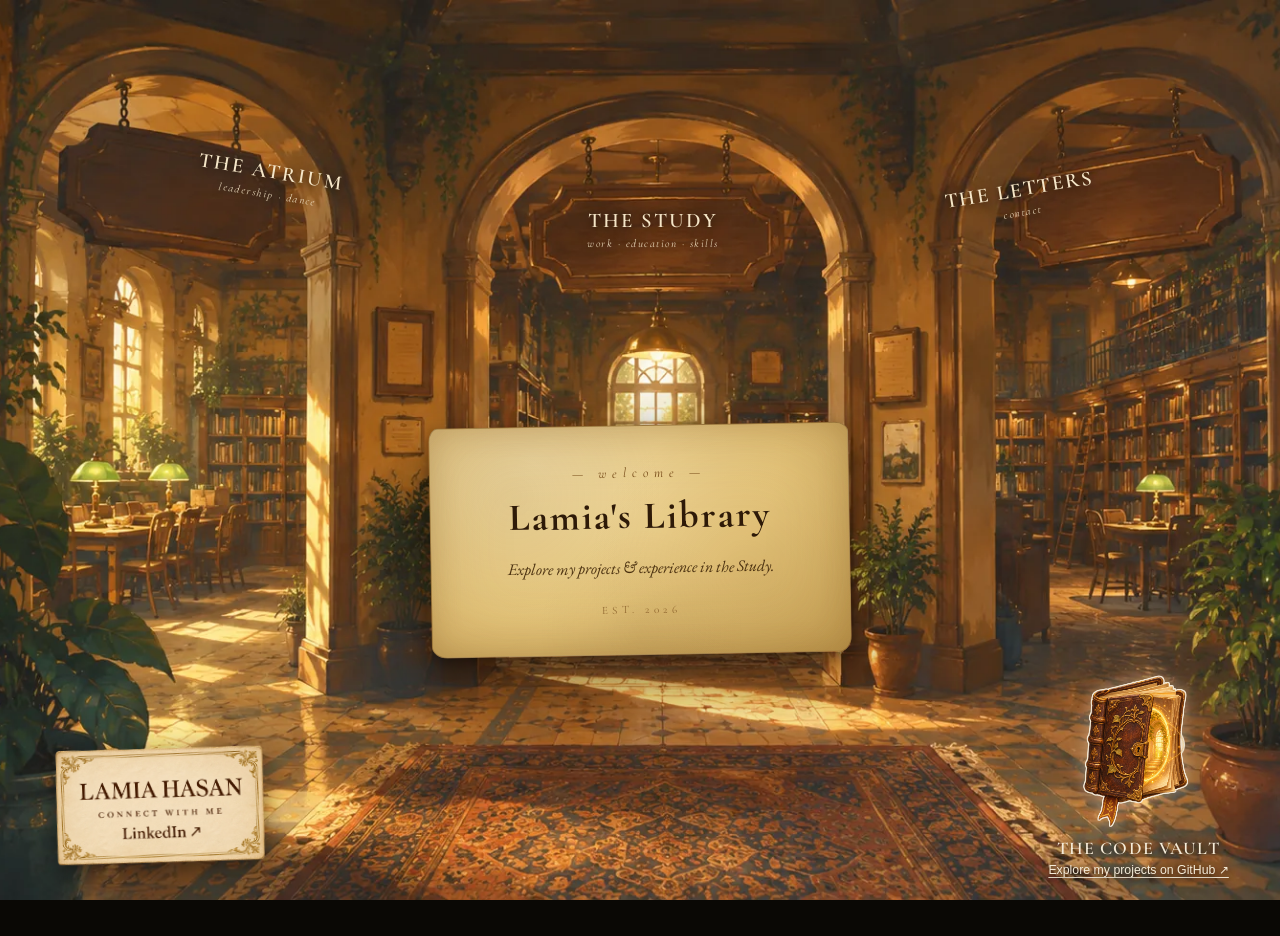
<file: index.html>
<!DOCTYPE html>
<html lang="en">
<head>
  <meta charset="UTF-8">
  <meta name="viewport" content="width=device-width, initial-scale=1.0">
  <title>Lamia's Library</title>
  <link href="https://fonts.googleapis.com/css2?family=Cormorant+Garamond:wght@400;500;600;700&family=EB+Garamond:wght@400;500&display=swap" rel="stylesheet">
  <link rel="stylesheet" href="style.css?v=20261107-speed">
</head>
<body>
 <!-- LOBBY SCENE -->
<div class="scene active" id="lobby">
  <picture>
    <source media="(max-width: 768px)" srcset="images/lobby-mobile.webp">
    <img src="images/lobby.webp" alt="Library lobby" class="scene-image" fetchpriority="high" decoding="async">
  </picture>

  <button class="sign sign-left" data-room="atrium">
    <span class="sign-title">The Atrium</span>
    <span class="sign-sub">leadership · dance</span>
  </button>

  <button class="sign sign-center" data-room="study">
    <span class="sign-title">The Study</span>
    <span class="sign-sub">work · education · skills</span>
  </button>

  <button class="sign sign-right" data-room="letters">
    <span class="sign-title">The Letters</span>
    <span class="sign-sub">contact</span>
  </button>

  <div class="welcome-card">
    <div class="welcome-card-inner">
      <p class="welcome-eyebrow">— welcome —</p>
      <h1 class="welcome-title">Lamia's Library</h1>
      <p class="welcome-body">Explore my projects & experience in the Study.</p>
      <p class="welcome-foot">est. 2026</p>
    </div>
  </div>

  <!-- Shared GitHub and LinkedIn links, placed responsively in the lobby. -->
  <div class="mobile-link-shelf" aria-label="Find Lamia online">
    <a class="linkedin-calling-card" href="https://www.linkedin.com/in/lamia-hsn/" target="_blank" rel="noopener noreferrer" aria-label="Connect with Lamia Hasan on LinkedIn">
      <img src="images/linkedin-calling-card.webp" alt="Lamia Hasan — Connect with me on LinkedIn" loading="lazy" decoding="async">
    </a>
    <div class="code-vault-wrap">
      <a class="code-vault-link" href="https://github.com/lamicodes" target="_blank" rel="noopener noreferrer" aria-label="View Lamia's code vault on GitHub">
        <img src="images/code-vault-portal.webp" alt="An illuminated antique book opening into a library" loading="lazy" decoding="async">
      </a>
      <span class="vault-heading">THE CODE VAULT</span>
      <a class="vault-subtitle" href="https://github.com/lamicodes" target="_blank" rel="noopener noreferrer">Explore my projects on GitHub ↗</a>
    </div>
  </div>
</div>

<!-- THE STUDY -->
<div class="scene" id="study">
  <picture>
  <source media="(max-width: 768px)" data-srcset="images/study-mobile.webp">
  <img data-src="images/study.webp" alt="The Study" class="scene-image" decoding="async">
</picture>
  <div class="room-title">
    <h2>The Study</h2>
    <p>work · education · skills · projects</p>
  </div>
  <button class="back-button">← back to the lobby</button>

  <!-- Four study cards -->
  <div class="study-cards">

    <!-- WORK EXPERIENCE -->
    <div class="study-card" data-card="work">
      <div class="study-card-preview">
        <p class="card-eyebrow">— work —</p>
        <h3 class="card-title">Experience</h3>
        <p class="card-teaser">Research, tutoring, and library work</p>
      </div>
      <div class="study-card-full">
        <p class="card-eyebrow">— work experience —</p>
        <h3 class="card-title">Where I've Worked</h3>

        <div class="entry">
  <div class="entry-head">
    <h4>Computer Science Tutor</h4>
    <span class="entry-date">May 2026 – Jul 2026</span>
  </div>
  <p class="entry-sub">Joaquin Bustoz Math-Science Honors Program · Arizona State University, Tempe, AZ</p>
  <ul>
    <li>Tutored 13 students in ASU's CSE 110 (Principles of Programming), covering Java, object-oriented programming, encapsulation, polymorphism, arrays, and file I/O.</li>
    <li>Conducted hands-on code reviews and real-time debugging sessions, helping students identify runtime errors, logical faults, and issues with program state.</li>
    <li>Collaborated with instructional staff throughout an intensive seven-week summer program, supporting programming exercises and reinforcing problem-solving and code quality.</li>
  </ul>
</div>

        <div class="entry">
          <div class="entry-head">
            <h4>Library Aide</h4>
            <span class="entry-date">Jul 2025 – Present</span>
          </div>
          <p class="entry-sub">Arizona State University · Tempe, AZ</p>
          <ul>
            <li>Assisted 200+ students/week with academic resources, improving access efficiency by 30%</li>
            <li>Manage circulation, shelving, and digital systems with 100% policy compliance</li>
            <li>Support quiet-study and collaborative spaces for 150+ patrons</li>
          </ul>
        </div>

        <div class="entry">
          <div class="entry-head">
            <h4>Undergraduate Research Volunteer — ViDScribe</h4>
            <span class="entry-date">Sep 2026 – Present</span>
          </div>
          <p class="entry-sub">TEAL Lab · Arizona State University, Tempe, AZ</p>
          <ul>
            <li>Analyzed 10 narrated videos using Python, OpenAI Whisper, and FFmpeg, generating timestamped transcripts to investigate appropriate insertion points for accessible audio descriptions.</li>
            <li>Evaluated 50 candidate audio-description placements using punctuation, acoustic pauses, and semantic cues, identifying sentence boundaries and longer pauses as more reliable insertion opportunities.</li>
            <li>Explored video shot-boundary detection using PySceneDetect and DINOv2 embeddings, comparing hard cuts and gradual transitions to inform audio-description timing.</li>
          </ul>
        </div>

        
      </div>
    </div>

    <!-- EDUCATION -->
    <div class="study-card" data-card="education">
      <div class="study-card-preview">
        <p class="card-eyebrow">— education —</p>
        <h3 class="card-title">Studies</h3>
        <p class="card-teaser">Computer Science at Arizona State University</p>
      </div>
      <div class="study-card-full">
        <p class="card-eyebrow">— education —</p>
        <h3 class="card-title">Where I'm Learning</h3>

        <div class="entry">
          <div class="entry-head">
            <h4>B.S.E. in Computer Science (Software Engineering)</h4>
            <span class="entry-date">Expected Graduation: Fall 2027</span>
          </div>
          <p class="entry-sub">Arizona State University · Tempe, AZ</p>
          <p class="entry-detail"><strong>GPA:</strong> 3.96 / 4.00</p>
          <p class="entry-detail"><strong>Coursework:</strong> Calculus & Statistics, Object-Oriented Programming, Data Structures and Algorithms, Digital Design, Human-Computer Interaction, Operating Systems, Distributed Software Development, Probability and Statistics for Engineering Problem Solving, Applied Linear Algebra</p>
        </div>
      </div>
    </div>

    <!-- SKILLS -->
    <div class="study-card" data-card="skills">
      <div class="study-card-preview">
        <p class="card-eyebrow">— skills —</p>
        <h3 class="card-title">Toolkit</h3>
        <p class="card-teaser">Languages, frameworks, and the words I speak</p>
      </div>
      <div class="study-card-full">
        <p class="card-eyebrow">— skills & languages —</p>
        <h3 class="card-title">What I Speak</h3>

        <div class="skills-group">
          <h4>Programming</h4>
          <p>Python · C · C++ · Java · C# · HTML · CSS · JavaScript · JUnit · SQL</p>
        </div>

        <div class="skills-group">
          <h4>Design & Productivity</h4>
          <p>Figma · Canva · Git · GitHub · Notion · Microsoft Office · Google Docs · Jira · Sprint Backlog</p>
        </div>

        <div class="skills-group">
          <h4>Spoken Languages</h4>
          <p><strong>Native:</strong> Bengali</p>
          <p><strong>Professional:</strong> English · Hindi · Urdu</p>
        </div>
      </div>
    </div>

    <!-- PROJECTS -->
    <div class="study-card" data-card="projects">
      <div class="study-card-preview">
        <p class="card-eyebrow">— projects —</p>
        <h3 class="card-title">Built Things</h3>
        <p class="card-teaser">Accessibility, software, and interactive design</p>
      </div>
      <div class="study-card-full">
        <p class="card-eyebrow">— projects —</p>
        <h3 class="card-title">What I've Built</h3>

        <div class="project-list">
          <details class="project-item">
            <summary><span><strong>ASU Campus Food Finder</strong><small>SEP 2026–PRESENT · UX CASE STUDY</small><span>Finding food that fits the gap between classes.</span></span></summary>
            <p>A CSE 463 team project. I redesigned three screens from usability-test findings, built the results-to-decision flow in Figma, and created an AI-assisted alternative prototype.</p>
            <a class="project-github-link" href="/food-finder/">Read the case study →</a>
          </details>
          <details class="project-item">
            <summary><span><strong>360 Hat</strong><small>MAR–MAY 2024 · WEARABLE</small><span>Directional sensing and feedback.</span></span></summary>
            <p>A wearable spatial-awareness prototype using ultrasonic sensing, vibration, and audio feedback to help blind and low-vision users detect nearby obstacles. I designed and built the haptic feedback.</p>
            <a class="project-github-link" href="/360-hat/">Read the case study →</a>
            <a class="project-github-link" href="https://github.com/lamicodes/360Hat-Obstacle-Detection-System" target="_blank" rel="noopener noreferrer">View 360 Hat on GitHub ↗</a>
          </details>
          <details class="project-item">
            <summary><span><strong>Distributed Web Services App</strong><small>DISTRIBUTED SYSTEMS</small><span>Service-backed web and desktop clients.</span></span></summary>
            <p>Implemented service-based functionality across web and desktop clients as part of distributed software development coursework.</p>
            <a class="project-github-link" href="https://github.com/lamicodes/Distributed-Web-Services-App" target="_blank" rel="noopener noreferrer">View Distributed Web Services App on GitHub ↗</a>
          </details>
          <details class="project-item">
            <summary><span><strong>Student Discussion Application</strong><small>DESKTOP APPLICATION</small><span>Threaded discussions and reading status.</span></span></summary>
            <p>Collaborated in a six-person Scrum team on a Java/JavaFX discussion application, developing CRUD features and JUnit tests with Git and Jira.</p>
            <a class="project-github-link" href="https://github.com/lamicodes/Student-Discussion-Application" target="_blank" rel="noopener noreferrer">View Student Discussion Application on GitHub ↗</a>
          </details>
          <details class="project-item">
            <summary><span><strong>Lamia's Library</strong><small>INTERACTIVE PORTFOLIO WEBSITE</small><span>An illustrated, room-based personal portfolio.</span></span></summary>
            <p>Designed the mobile layout in Figma, then translated the room-based experience into responsive HTML, CSS, and JavaScript.</p>
            <a class="project-github-link" href="https://github.com/lamicodes/lamias-library" target="_blank" rel="noopener noreferrer">View Lamia's Library on GitHub ↗</a>
          </details>
        </div>
      </div>
    </div>

  </div>
</div>

  <!-- THE ATRIUM -->
<div class="scene" id="atrium">
 <picture>
  <source media="(max-width: 768px)" data-srcset="images/atrium-mobile.webp">
  <img data-src="images/atrium.webp" alt="The Atrium" class="scene-image" decoding="async">
</picture>
  <div class="room-title">
    <h2>The Atrium</h2>
    <p>community · scouts · movement</p>
  </div>
  <button class="back-button">← back to the lobby</button>

  <!-- Three atrium cards -->
  <div class="study-cards atrium-grid">

    <!-- COMMUNITY -->
    <div class="study-card" data-card="community">
      <div class="study-card-preview">
        <p class="card-eyebrow">— community —</p>
        <h3 class="card-title">Showing Up</h3>
        <p class="card-teaser">Events, leadership training, and 500+ attendees</p>
      </div>
      <div class="study-card-full">
        <p class="card-eyebrow">— community involvement —</p>
        <h3 class="card-title">Showing Up for Others</h3>

        <div class="entry">
          <div class="entry-head">
            <h4>Volunteer · Connecting International Communities</h4>
            <span class="entry-date">Feb 2024 – Present</span>
          </div>
          <p class="entry-sub">Tempe, Arizona</p>
          <ul>
            <li>Led events like Carnival Night and Masquerade, serving 500+ attendees</li>
            <li>Managed 300+ event attendees through streamlined check-in</li>
            <li>Orchestrated games and directed player participation, boosting engagement by 70%</li>
          </ul>
        </div>

        <div class="entry">
          <div class="entry-head">
            <h4>Building Bridges Through Leadership Training Junior</h4>
            <span class="entry-date">Nov 2020 – Dec 2020</span>
          </div>
          <p class="entry-sub">Bangladesh Youth Leadership Centre</p>
          <p class="entry-detail">A month-long BYLC course focused on teamwork, critical thinking, healthy communication, and leadership.</p>
          <ul>
            <li>Conducted a local survey engaging 100+ participants, culminating in a workshop</li>
            <li>Educated 250+ underprivileged students on the dangers of drug abuse</li>
            <li>Initiated a tree plantation project, distributing 10,000+ seeds in local communities</li>
          </ul>
        </div>
      </div>
    </div>

    <!-- SCOUTS -->
    <div class="study-card" data-card="scouts">
      <div class="study-card-preview">
        <p class="card-eyebrow">— scouts —</p>
        <h3 class="card-title">The Patrol</h3>
        <p class="card-teaser">Four years, 1000+ scouts, one President's Award</p>
      </div>
      <div class="study-card-full">
        <p class="card-eyebrow">— scouting —</p>
        <h3 class="card-title">Years in the Field</h3>

        <div class="entry">
          <div class="entry-head">
            <h4>Senior Patrol Leader</h4>
            <span class="entry-date">May 2015 – Dec 2019</span>
          </div>
          <p class="entry-sub">719 Sunnydale Scout Group · Dhaka, Bangladesh</p>
          <ul>
            <li>Guided a group of 1,000+ scouts, overseeing operations and training</li>
            <li>Spearheaded 30+ Scout Camps, Scout Owns, and PLC meetings, deepening group engagement</li>
            <li>Earned the President's Scout Award 2019 — the Bangladeshi equivalent of the Eagle Scout</li>
          </ul>
        </div>
      </div>
    </div>

    <!-- MOVEMENT (Dance) -->
    <div class="study-card" data-card="movement">
      <div class="study-card-preview">
        <p class="card-eyebrow">— movement —</p>
        <h3 class="card-title">Dance</h3>
        <p class="card-teaser">Classical training, then a stage at ASU</p>
      </div>
      <div class="study-card-full">
        <p class="card-eyebrow">— movement —</p>
        <h3 class="card-title">A Life in Dance</h3>

        <div class="entry">
          <div class="entry-head">
            <h4>Lasya at ASU</h4>
            <span class="entry-date">Current</span>
          </div>
          <p class="entry-sub">Arizona State University · Tempe, Arizona</p>
          <p class="entry-detail">Performing classical and contemporary South Asian dance with Lasya, ASU's cultural dance group.</p>
        </div>

        <div class="entry">
          <div class="entry-head">
            <h4>Chhayanaut & Nritya Nandan</h4>
            <span class="entry-date">Jan 2012 – Jan 2020</span>
          </div>
          <p class="entry-sub">Classical Dance Training · Dhaka, Bangladesh</p>
          <p class="entry-detail">Eight years of classical training in <strong>Manipuri, Bharatnatyam, Odissi,</strong> and <strong>Contemporary</strong> dance styles.</p>
          <ul>
            <li>Participated in numerous workshops, inter-school olympiads, and dance festivals</li>
            <li>Built a foundation in expression, discipline, and storytelling through movement</li>
          </ul>
        </div>
      </div>
    </div>

  </div>
</div>

<!-- THE LETTERS -->
<div class="scene" id="letters">
  <picture>
  <source media="(max-width: 768px)" data-srcset="images/letters-mobilepng.webp">
  <img data-src="images/letters.webp" alt="The Letters" class="scene-image" decoding="async">
</picture>
  <div class="room-title">
    <h2>The Letters</h2>
    <p>send a note</p>
  </div>
  <button class="back-button">← back to the lobby</button>

  <!-- The letter on the desk -->
  <form class="letter" action="https://formspree.io/f/xqenwpnr" method="POST">

    <div class="letter-header">
      <p class="letter-date">written this very moment</p>
      <p class="letter-greeting">Dear Lamia,</p>
    </div>

    <div class="letter-field">
      <label for="name">From</label>
      <input type="text" id="name" name="name" placeholder="your name" required>
    </div>

    <div class="letter-field">
      <label for="email">Return address</label>
      <input type="email" id="email" name="email" placeholder="your.email@somewhere.com" required>
    </div>

    <div class="letter-field">
      <label for="subject">Regarding</label>
      <input type="text" id="subject" name="subject" placeholder="what brings you here" required>
    </div>

    <div class="letter-field">
      <label for="message">Your letter</label>
      <textarea id="message" name="message" rows="6" placeholder="write whatever you'd like to say…" required></textarea>
    </div>

    <div class="letter-footer">
      <p class="letter-signoff">Warmly,</p>
      <button type="submit" class="letter-send">Seal & Send →</button>
    </div>

    <p class="letter-status"></p>
  </form>
</div>

  <!-- Shared detail panels live outside transformed scenes so scrolling and links work on every screen. -->
  <div class="mobile-panel-backdrop" hidden></div>
  <section class="mobile-panel" role="dialog" aria-modal="true" aria-labelledby="mobile-panel-title" tabindex="-1" hidden>
    <div class="mobile-panel-header">
      <span class="mobile-panel-section"></span>
      <button type="button" class="mobile-panel-close" aria-label="Close panel">×</button>
    </div>
    <div class="mobile-panel-content"></div>
  </section>

  <script src="script.js?v=20261107-speed"></script>
</body>
</html>
</file>
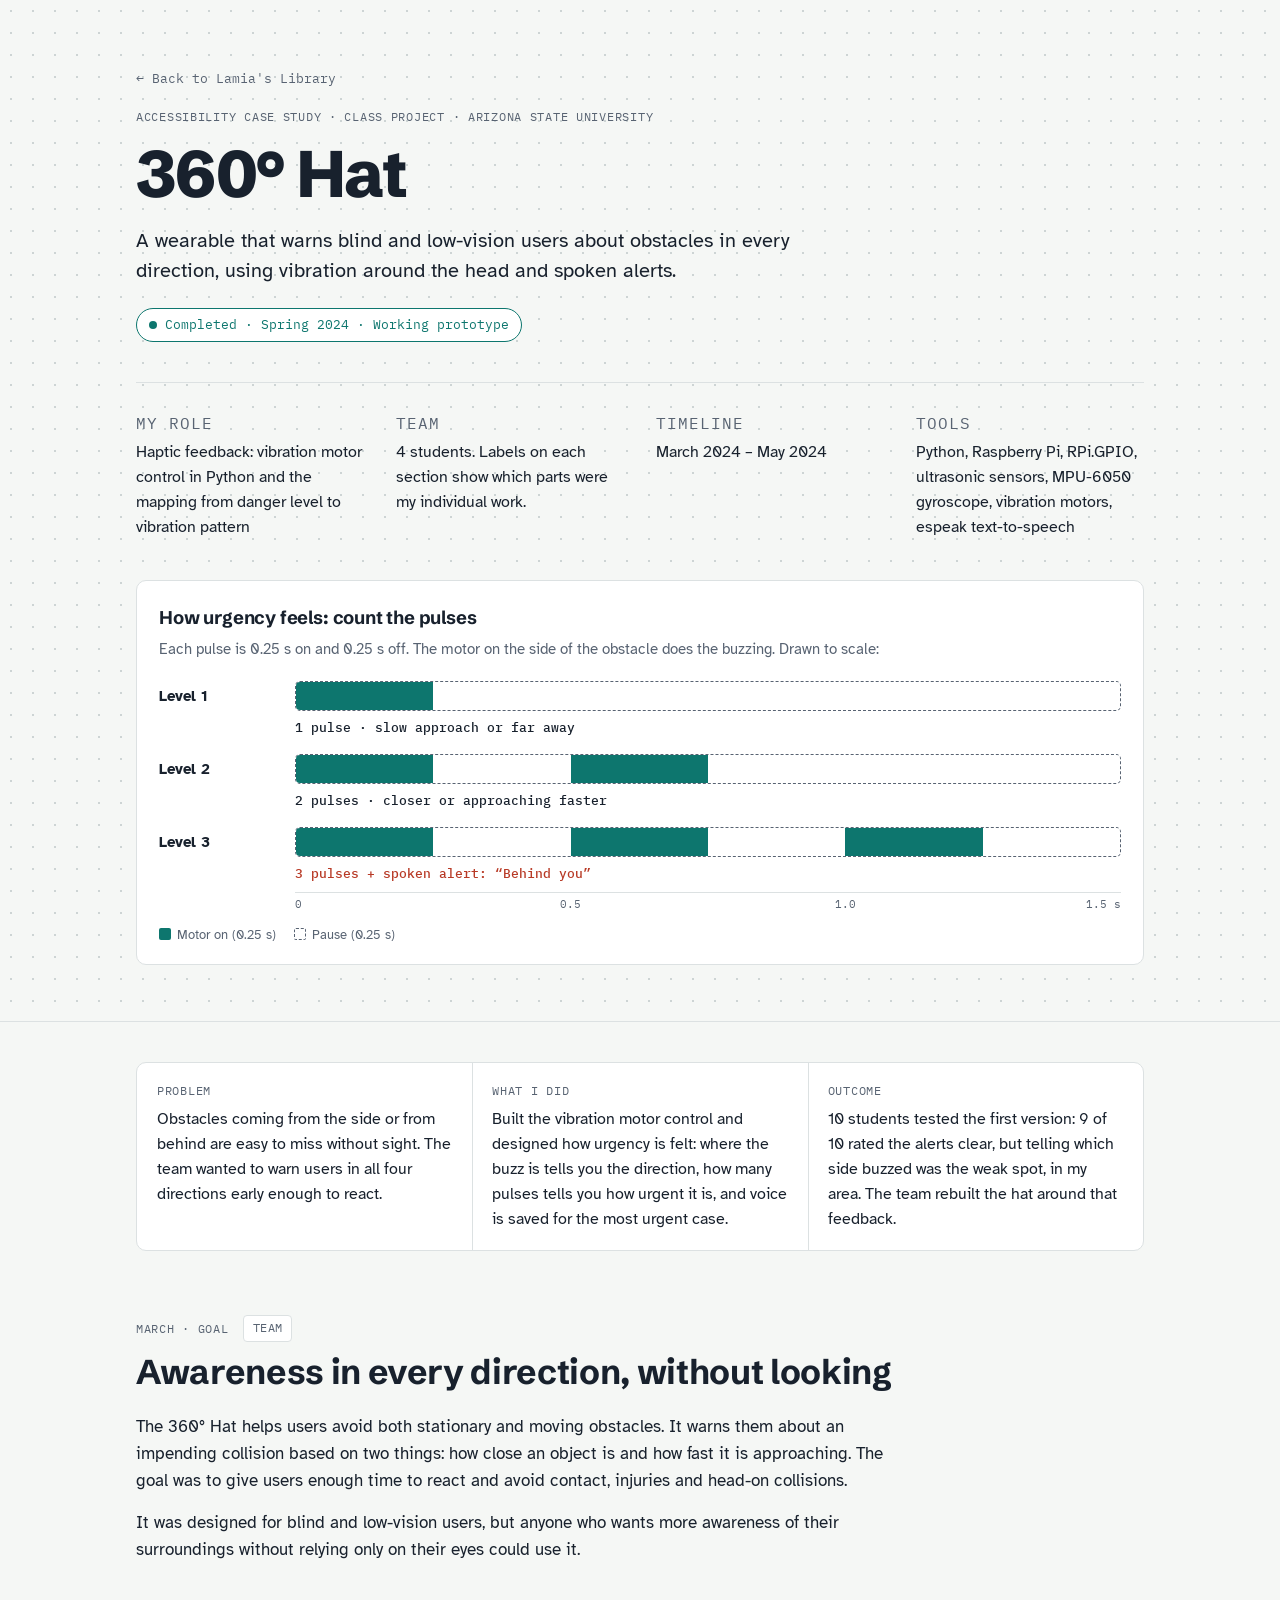
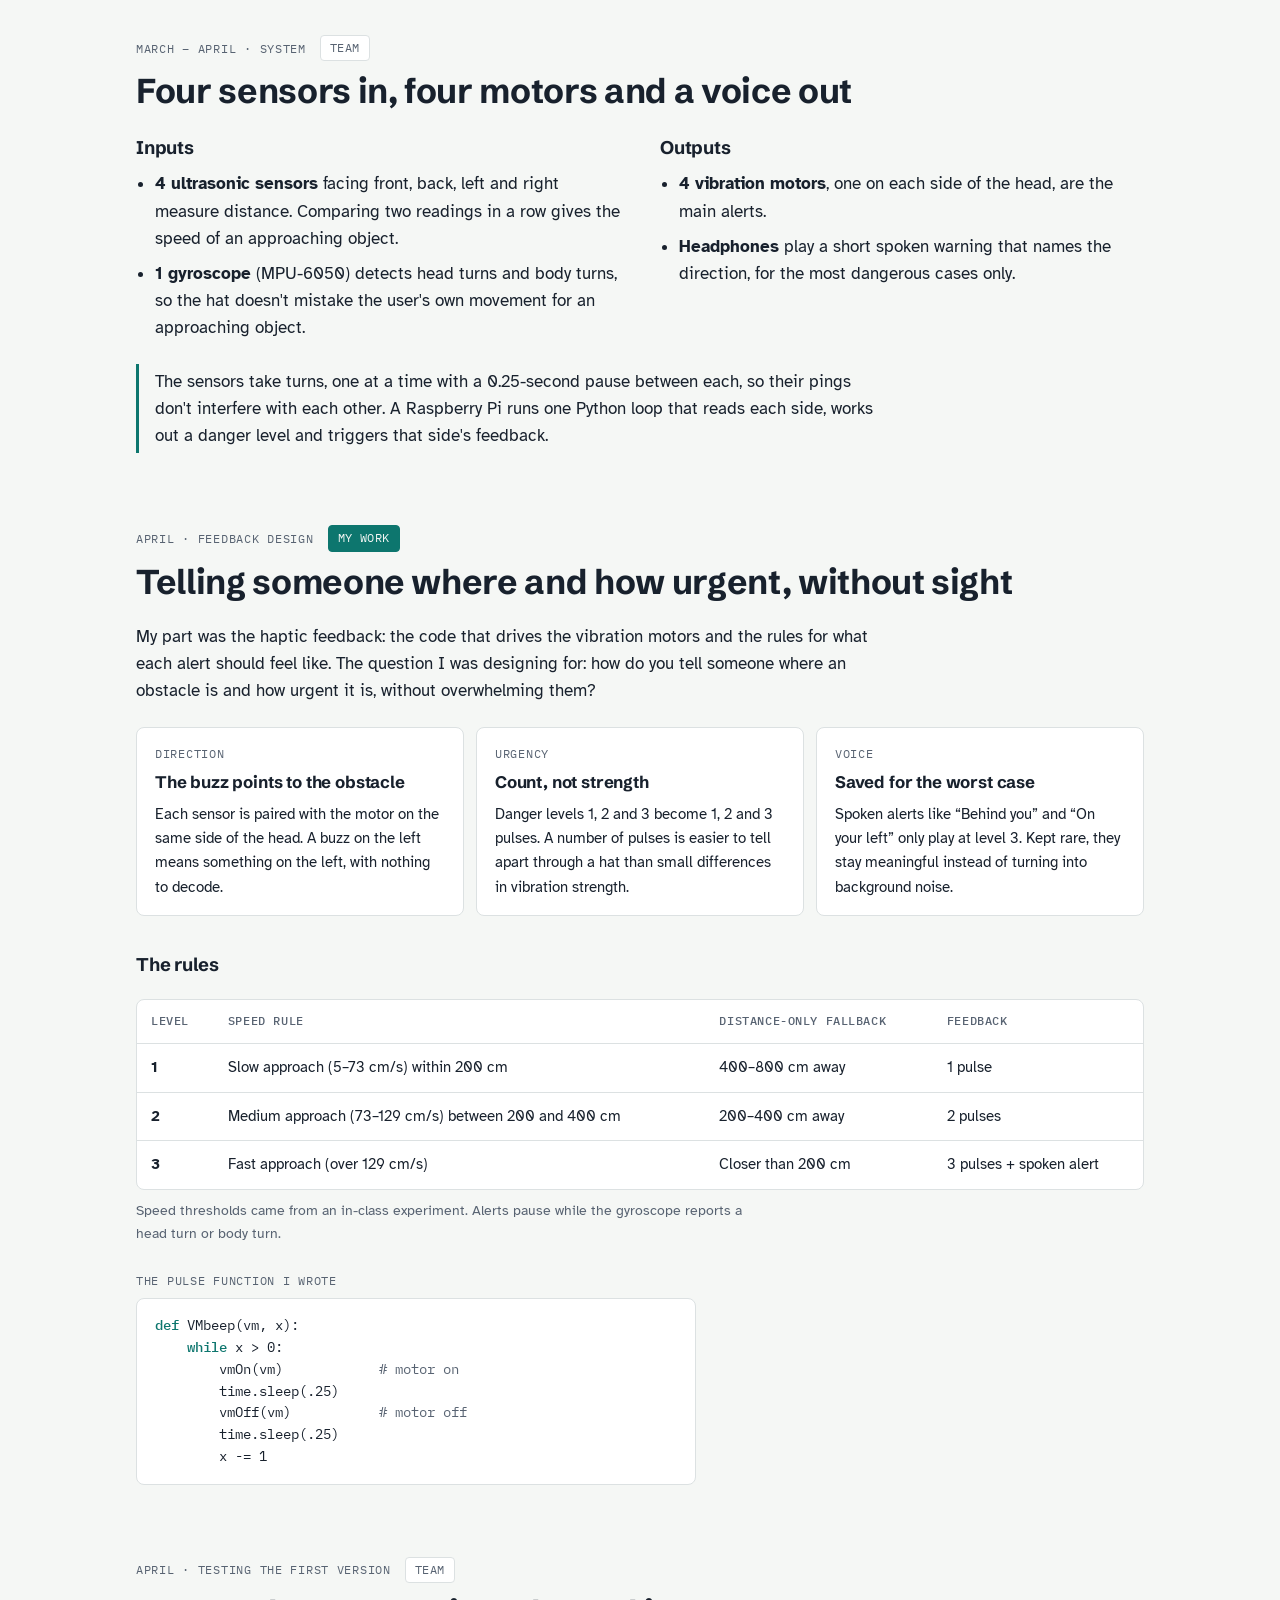
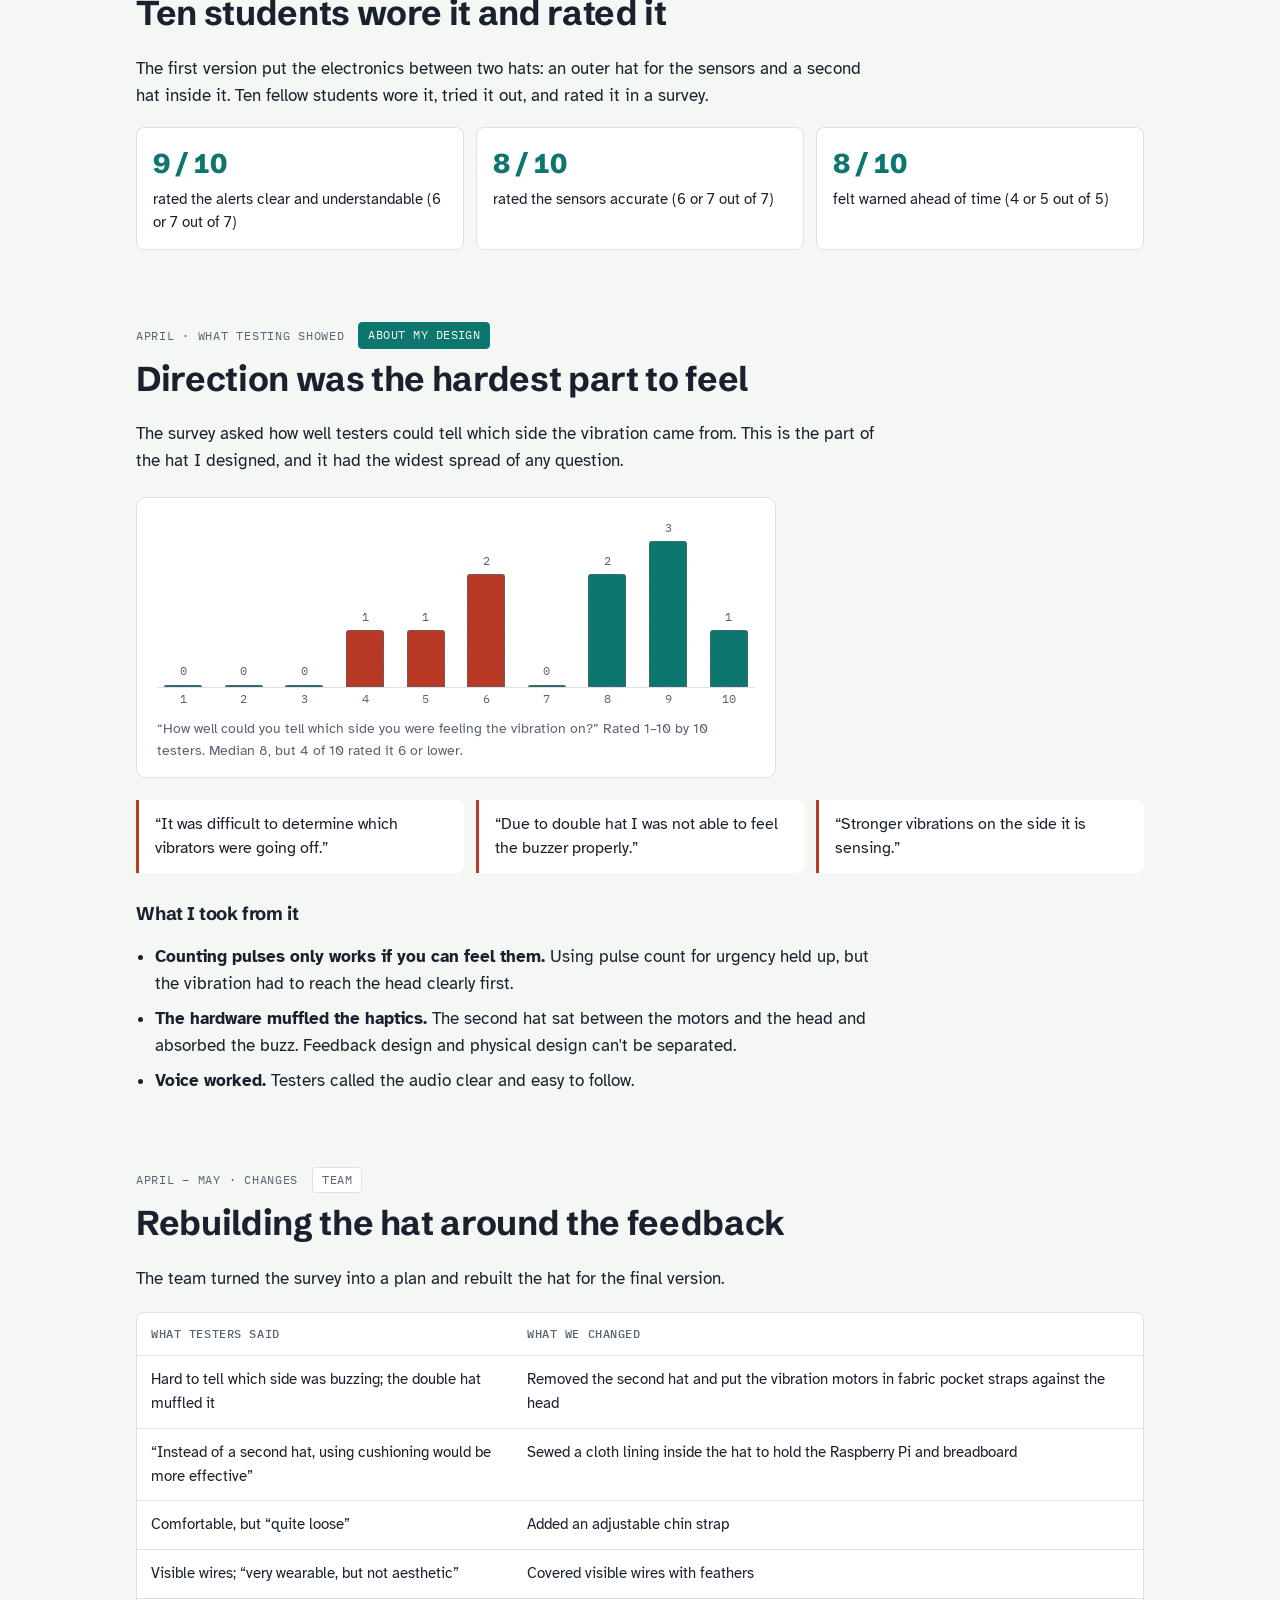
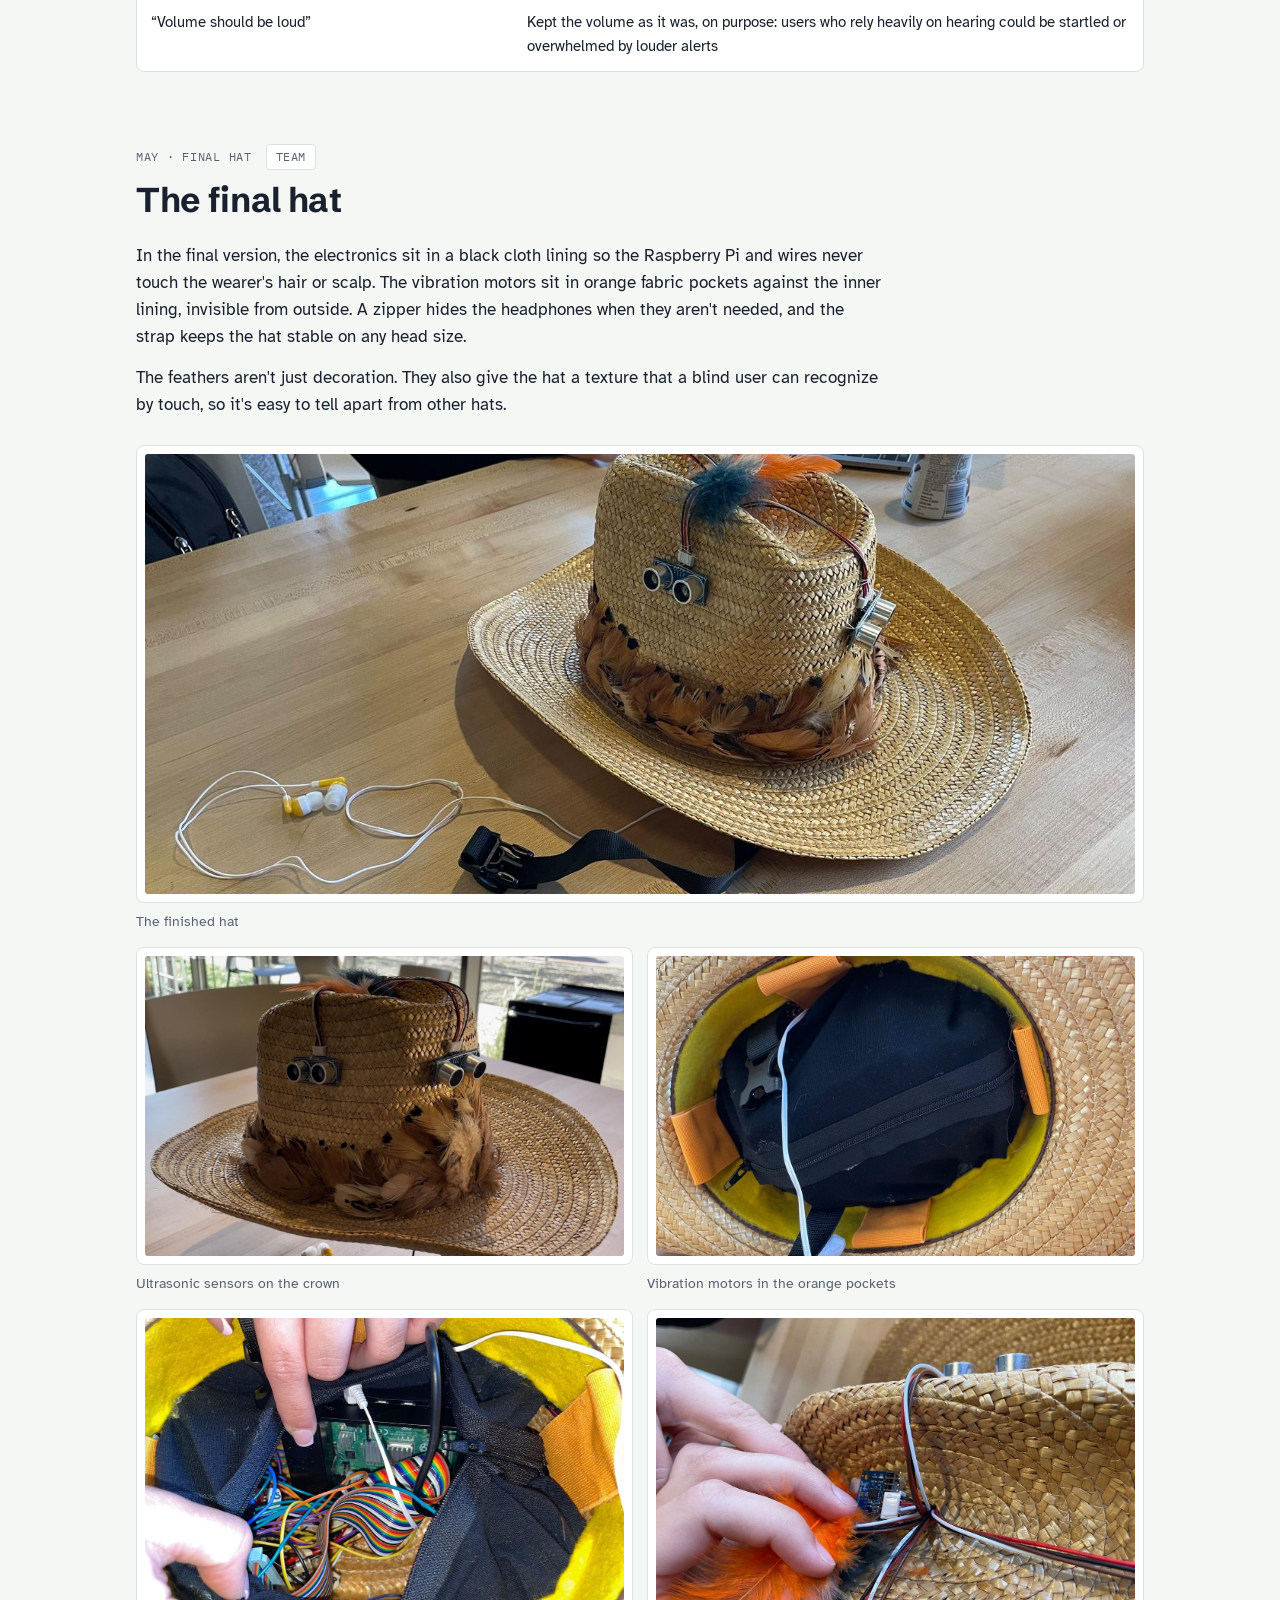
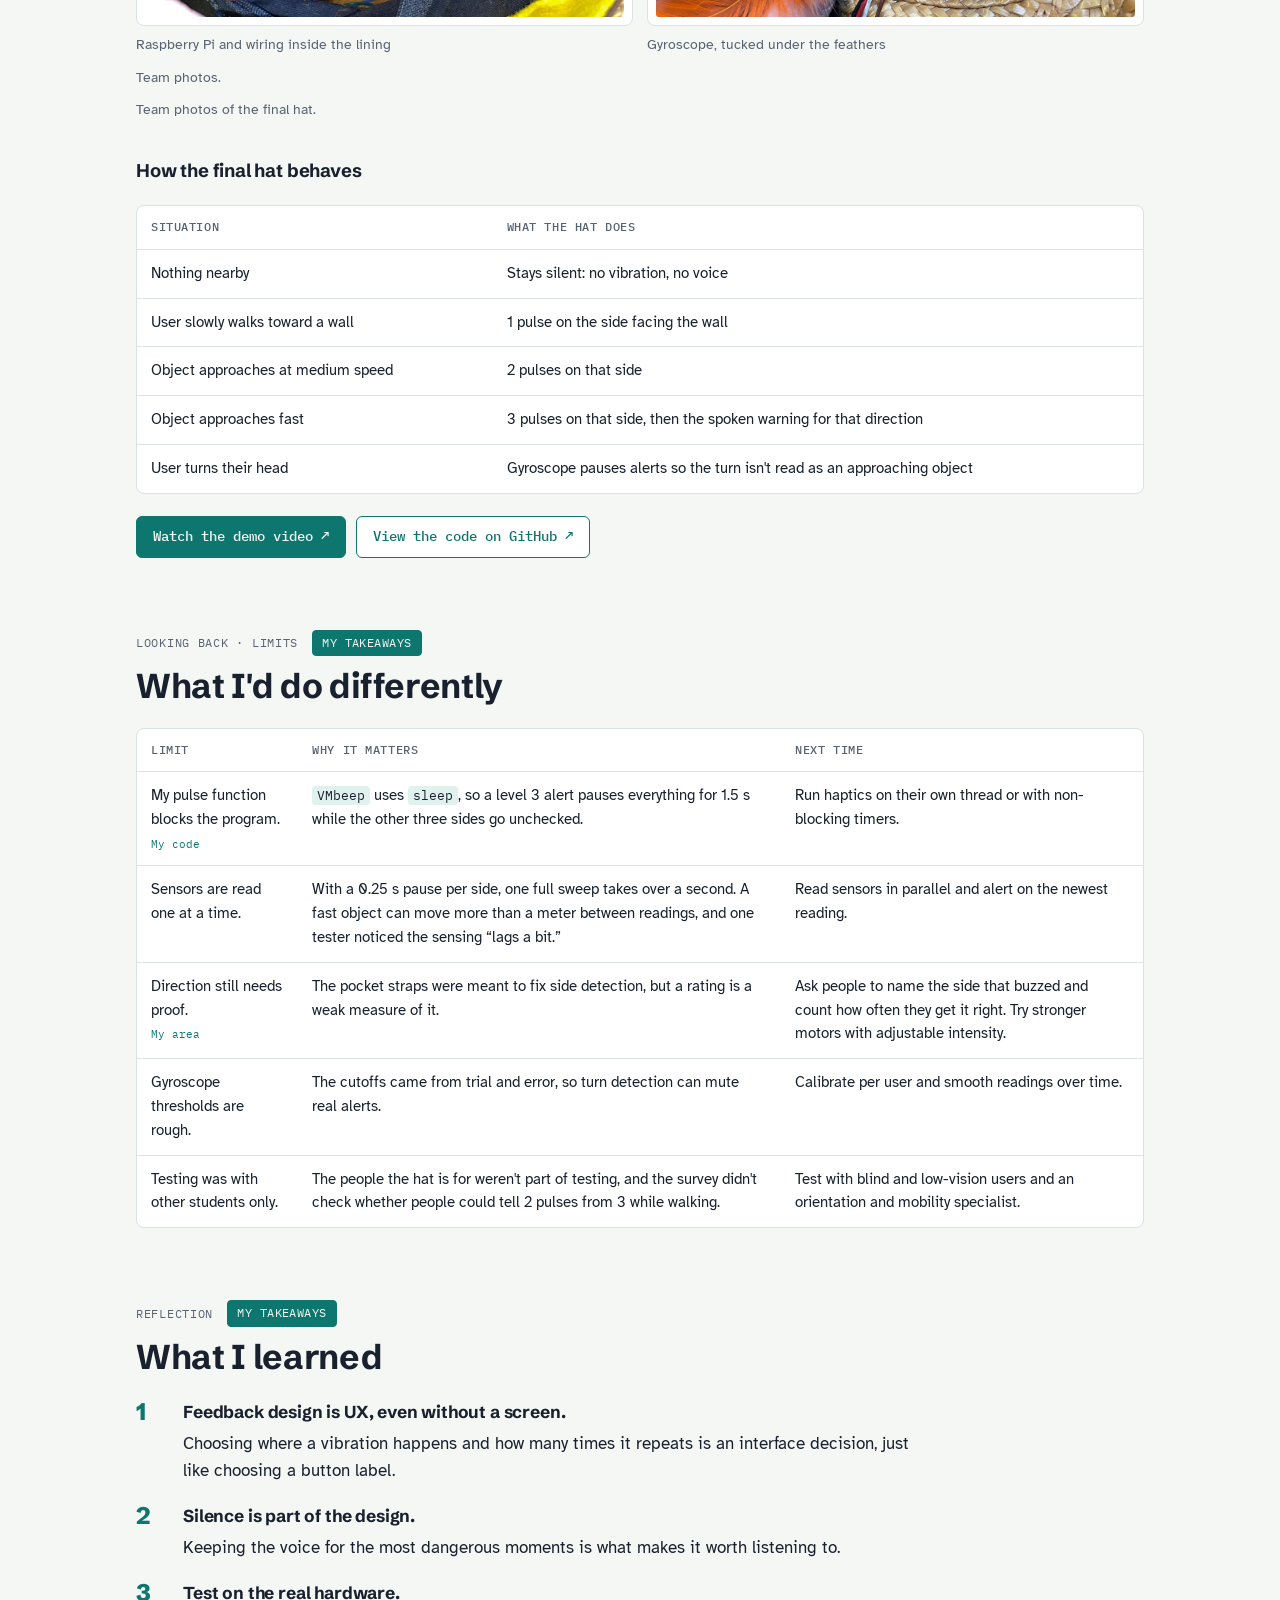
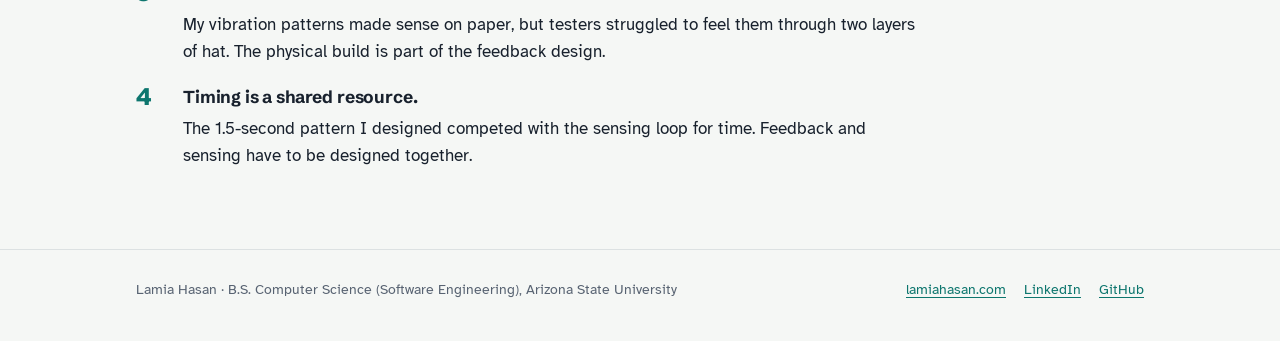
<file: 360-hat/index.html>
<!doctype html>
<html lang="en">
<head>
<meta charset="utf-8">
<meta name="viewport" content="width=device-width, initial-scale=1, viewport-fit=cover">
<title>360° Hat · Lamia Hasan</title>
<meta name="description" content="Accessibility case study by Lamia Hasan: the 360° Hat, a wearable that warns blind and low-vision users about obstacles with vibration and spoken alerts.">
<link rel="preconnect" href="https://fonts.googleapis.com">
<link rel="preconnect" href="https://fonts.gstatic.com" crossorigin>
<link rel="stylesheet" href="https://fonts.googleapis.com/css2?family=Atkinson+Hyperlegible:ital,wght@0,400;0,700;1,400&family=IBM+Plex+Mono:wght@400;500&family=Schibsted+Grotesk:wght@600;700;800&display=swap">
<meta property="og:title" content="360° Hat · Accessibility case study by Lamia Hasan">
<meta property="og:description" content="Designing haptic feedback for a wearable obstacle-detection hat: direction by location, urgency by pulse count, voice for the worst case.">
<meta property="og:type" content="article">
<meta property="og:url" content="https://lamiahasan.com/360-hat/">
<style>:root{color-scheme:light}body{margin:0}img{max-width:100%}[hidden]{display:none!important}</style>
<style>
/* Layout: one reading column on a notebook dot-grid ground, widening to full-bleed rows for before/after sketches. Section labels carry date, stage and whose work it was. */
:root {
  --paper: #f5f7f5;
  --surface: #ffffff;
  --ink: #18212d;
  --muted: #586372;
  --rule: #dce1e2;
  --dot: #cdd4d4;
  --accent: #0d766e;
  --accent-soft: #e0f1ee;
  --diet: #2d7f3a;
  --fits: #2259a8;
  --tight: #b83a26;
  --walk: #8b97a6;
  --canvas: #1e1e1e;
  --canvas-text: #c9ced4;
  --f-display: "Schibsted Grotesk", "Helvetica Neue", Arial, sans-serif;
  --f-body: "Atkinson Hyperlegible", "Segoe UI", system-ui, sans-serif;
  --f-mono: "IBM Plex Mono", ui-monospace, "SF Mono", Menlo, monospace;
}
@media (prefers-color-scheme: dark) {
  :root:not([data-theme="light"]) {
    --paper: #12161b; --surface: #1a2027; --ink: #e6e9ed; --muted: #9ba5b2; --rule: #2b333c; --dot: #252c34;
    --accent: #45c2b1; --accent-soft: #163330; --diet: #6fc27c; --fits: #7ea9ee; --tight: #f08a74; --walk: #6c7888;
    color-scheme: dark;
  }
}
:root[data-theme="dark"] {
  --paper: #12161b; --surface: #1a2027; --ink: #e6e9ed; --muted: #9ba5b2; --rule: #2b333c; --dot: #252c34;
  --accent: #45c2b1; --accent-soft: #163330; --diet: #6fc27c; --fits: #7ea9ee; --tight: #f08a74; --walk: #6c7888;
  color-scheme: dark;
}

* { box-sizing: border-box; }
body {
  background: var(--paper);
  color: var(--ink);
  font-family: var(--f-body);
  font-size: 1.0625rem;
  line-height: 1.6;
  -webkit-font-smoothing: antialiased;
}
.wrap {
  max-width: 1040px;
  margin: 0 auto;
  padding-left: max(16px, env(safe-area-inset-left, 0px));
  padding-right: max(16px, env(safe-area-inset-right, 0px));
}
.col { max-width: 68ch; }
h1, h2, h3 { font-family: var(--f-display); text-wrap: balance; margin: 0; letter-spacing: -0.01em; }
p { margin: 0; }
a { color: var(--accent); text-underline-offset: 3px; }
a:focus-visible { outline: 2px solid var(--accent); outline-offset: 3px; border-radius: 2px; }
.mono { font-family: var(--f-mono); }
.label {
  font-family: var(--f-mono); font-size: 0.75rem; letter-spacing: 0.06em; text-transform: uppercase; color: var(--muted);
}

/* Hero */
.hero {
  background-image: radial-gradient(var(--dot) 1.2px, transparent 1.3px);
  background-size: 22px 22px;
  border-bottom: 1px solid var(--rule);
}
.hero .wrap { padding-block: 64px 56px; display: grid; gap: 40px; }
.hero h1 { font-size: clamp(2.4rem, 6vw, 4.1rem); font-weight: 800; line-height: 1.02; letter-spacing: -0.025em; }
.lede { font-size: 1.25rem; line-height: 1.5; max-width: 52ch; margin-top: 18px; }
.status {
  display: inline-flex; align-items: center; gap: 8px; margin-top: 22px;
  font-family: var(--f-mono); font-size: 0.8rem; padding: 6px 12px; border-radius: 999px;
  border: 1px solid var(--accent); color: var(--accent); background: var(--surface);
}
.status::before { content: ""; width: 8px; height: 8px; border-radius: 50%; background: var(--accent); }
.meta {
  display: grid; grid-template-columns: repeat(auto-fit, minmax(200px, 1fr)); gap: 20px 32px;
  border-top: 1px solid var(--rule); padding-top: 24px;
}
.meta div { min-width: 0; }
.meta p { margin-top: 4px; font-size: 0.98rem; }

/* Time budget: the app's core idea, drawn to scale (30-minute break) */
.budget { background: var(--surface); border: 1px solid var(--rule); border-radius: 10px; padding: 22px 22px 18px; }
.budget h2 { font-size: 1.15rem; font-weight: 700; }
.budget > p { color: var(--muted); font-size: 0.95rem; margin-top: 4px; }
.brows { display: grid; gap: 16px; margin-top: 20px; }
.brow { display: grid; grid-template-columns: 7.5rem 1fr; gap: 6px 16px; align-items: center; }
.brow .name { font-weight: 700; font-size: 0.95rem; }
.bar { display: flex; height: 30px; border-radius: 5px; overflow: hidden; border: 1px dashed var(--muted); }
.seg { display: flex; align-items: center; justify-content: center; font-family: var(--f-mono); font-size: 0.75rem; white-space: nowrap; overflow: hidden; }
.seg.walk { background: var(--walk); color: #fff; }
.seg.wait { background: var(--ink); color: var(--paper); }
.seg.spare { color: var(--muted); }
.verdict { grid-column: 2; font-family: var(--f-mono); font-size: 0.82rem; font-weight: 500; }
.verdict.fits { color: var(--fits); }
.verdict.tight { color: var(--tight); }
.scale { display: grid; grid-template-columns: 7.5rem 1fr; gap: 16px; margin-top: 8px; }
.ticks { position: relative; height: 1.2rem; border-top: 1px solid var(--rule); }
.ticks span { position: absolute; top: 3px; white-space: nowrap; transform: translateX(-50%); font-family: var(--f-mono); font-size: 0.7rem; color: var(--muted); }
.ticks span:first-child { transform: none; }
.ticks span:last-child { transform: translateX(-100%); }
.key { display: flex; flex-wrap: wrap; gap: 6px 18px; margin-top: 14px; font-size: 0.82rem; color: var(--muted); }
.key i { display: inline-block; width: 12px; height: 12px; border-radius: 2px; margin-right: 6px; vertical-align: -1px; }

/* Sections */
section { padding-block: 64px 8px; }
.shead { display: grid; gap: 10px; margin-bottom: 22px; }
.shead .row { display: flex; flex-wrap: wrap; gap: 8px 14px; align-items: center; }
.shead h2 { font-size: clamp(1.6rem, 3.2vw, 2.15rem); font-weight: 700; line-height: 1.15; }
.who {
  font-family: var(--f-mono); font-size: 0.72rem; letter-spacing: 0.04em; text-transform: uppercase;
  padding: 3px 9px; border-radius: 4px; border: 1px solid var(--accent); white-space: nowrap;
}
.who.mine { background: var(--accent); color: var(--paper); }
.who.team { color: var(--muted); border-color: var(--rule); background: var(--surface); }
.who.part { color: var(--accent); background: var(--accent-soft); border-color: transparent; }
.prose { display: grid; gap: 14px; }
.prose ul { margin: 0; padding-left: 1.2em; display: grid; gap: 6px; }
h3 { font-size: 1.15rem; font-weight: 700; }

.evidence { display: grid; grid-template-columns: repeat(auto-fit, minmax(220px, 1fr)); gap: 12px; margin-top: 22px; }
.evidence div { background: var(--surface); border: 1px solid var(--rule); border-radius: 8px; padding: 14px 16px; font-size: 0.95rem; }
.evidence b { display: block; font-family: var(--f-mono); font-weight: 500; font-size: 1.35rem; margin-bottom: 4px; color: var(--accent); }

.twocol { display: grid; grid-template-columns: repeat(auto-fit, minmax(260px, 1fr)); gap: 24px 40px; margin-top: 8px; }
.twocol > div { min-width: 0; display: grid; gap: 8px; align-content: start; }
.callout { border-left: 3px solid var(--accent); padding: 4px 0 4px 16px; margin-top: 22px; max-width: 68ch; }

.tasks { list-style: none; margin: 18px 0 0; padding: 0; border-top: 1px solid var(--rule); max-width: 760px; }
.tasks li { display: grid; grid-template-columns: 2rem 1fr auto; gap: 12px; padding: 12px 0; border-bottom: 1px solid var(--rule); align-items: baseline; }
.tasks .n { font-family: var(--f-mono); color: var(--muted); font-size: 0.85rem; }
.tasks .pri { font-family: var(--f-mono); font-size: 0.75rem; color: var(--muted); text-align: right; }
.tasks .pri.req { color: var(--accent); font-weight: 500; }

/* Figures */
figure { margin: 0; }
.frame { background: var(--surface); border: 1px solid var(--rule); border-radius: 8px; padding: 12px; display: flex; justify-content: center; align-items: center; }
.frame img { display: block; width: auto; max-width: 100%; height: auto; max-height: 440px; border-radius: 3px; }
figcaption { font-size: 0.88rem; color: var(--muted); margin-top: 8px; }
.wide { margin-top: 26px; }
.wide .frame img { max-height: 520px; }
.strip { display: grid; grid-template-columns: repeat(4, minmax(0, 1fr)); gap: 12px; margin-top: 26px; }
.strip .frame img { max-height: 280px; }
.strip figcaption { font-family: var(--f-mono); font-size: 0.75rem; }

.ba { display: grid; gap: 22px; margin-top: 34px; padding-top: 26px; border-top: 1px solid var(--rule); }
.ba:first-of-type { border-top: 0; padding-top: 0; }
.ba-head { display: flex; flex-wrap: wrap; justify-content: space-between; gap: 6px 16px; align-items: baseline; }
.ba-head h3 { font-size: 1.3rem; }
.ba-pair { display: grid; grid-template-columns: 1fr 1fr; gap: 16px; }
.ba-pair figure { min-width: 0; display: grid; gap: 8px; align-content: start; }
.ba-pair .label { color: var(--ink); }
.ba-pair .after .label { color: var(--accent); }
.ba-pair .after .frame { border-color: var(--accent); }
.ba-notes { display: grid; grid-template-columns: repeat(auto-fit, minmax(240px, 1fr)); gap: 16px 32px; }
.ba-notes > div { min-width: 0; }
.ba-notes ul { margin: 6px 0 0; padding-left: 1.1em; display: grid; gap: 4px; font-size: 0.97rem; }
.principle { display: flex; flex-wrap: wrap; gap: 6px; margin-top: 6px; }
.principle span { font-size: 0.8rem; padding: 2px 8px; border-radius: 999px; background: var(--accent-soft); color: var(--ink); }

.swatches { display: flex; flex-wrap: wrap; gap: 10px 22px; margin-top: 30px; padding: 16px 18px; background: var(--surface); border: 1px solid var(--rule); border-radius: 8px; align-items: center; }
.swatches p { flex: 1 1 260px; font-size: 0.95rem; }
.sw { display: inline-flex; align-items: center; gap: 8px; font-family: var(--f-mono); font-size: 0.8rem; }
.sw i { width: 14px; height: 14px; border-radius: 3px; display: inline-block; }

.screens { display: grid; grid-template-columns: repeat(auto-fit, minmax(210px, 1fr)); gap: 12px; margin-top: 22px; }
.screen { background: var(--surface); border: 1px solid var(--rule); border-radius: 8px; padding: 16px; display: grid; gap: 6px; align-content: start; }
.screen .id { font-family: var(--f-mono); font-size: 0.75rem; color: var(--accent); }
.screen .shot { display: flex; justify-content: center; padding: 12px; margin-bottom: 6px; background: var(--paper); border-radius: 6px; }
.screen .shot img { display: block; width: 100%; max-width: 200px; height: auto; border: 1px solid var(--rule); border-radius: 4px; }
.screen h3 { font-size: 1.02rem; }
.screen p { font-size: 0.92rem; color: var(--muted); }
.flow { margin-top: 18px; font-family: var(--f-mono); font-size: 0.82rem; color: var(--muted); display: flex; flex-wrap: wrap; gap: 6px 8px; align-items: center; }
.flow span { background: var(--surface); border: 1px solid var(--rule); border-radius: 4px; padding: 3px 8px; color: var(--ink); }
.links-row { display: flex; flex-wrap: wrap; gap: 10px; margin-top: 22px; }
.linkbtn { display: inline-flex; align-items: center; gap: 8px; padding: 9px 16px; border-radius: 6px; border: 1px solid var(--accent); background: var(--accent); color: var(--paper); font-family: var(--f-mono); font-size: 0.85rem; font-weight: 500; text-decoration: none; }
.linkbtn.ghost { background: var(--surface); color: var(--accent); }
.linkbtn:hover { filter: brightness(1.08); }
.linkbtn:focus-visible { outline: 2px solid var(--accent); outline-offset: 3px; }
.proto-link { display: inline-flex; align-items: center; gap: 8px; margin-top: 20px; padding: 10px 16px; border: 1px solid var(--accent); border-radius: 6px; background: var(--surface); color: var(--accent); font-weight: 700; text-decoration: none; }
.proto-link:hover { background: var(--accent-soft); }
.proto-link span { font-family: var(--f-mono); font-weight: 400; font-size: 0.8rem; color: var(--muted); }

.tablewrap { overflow-x: auto; margin-top: 20px; border: 1px solid var(--rule); border-radius: 8px; background: var(--surface); }
table { border-collapse: collapse; width: 100%; min-width: 640px; font-size: 0.93rem; }
th, td { text-align: left; vertical-align: top; padding: 12px 14px; border-bottom: 1px solid var(--rule); }
th { font-family: var(--f-mono); font-weight: 500; font-size: 0.72rem; letter-spacing: 0.05em; text-transform: uppercase; color: var(--muted); }
tr:last-child td { border-bottom: 0; }
td .mine-tag { font-family: var(--f-mono); font-size: 0.7rem; color: var(--accent); display: block; margin-top: 4px; }

.compare { display: grid; grid-template-columns: repeat(auto-fit, minmax(260px, 1fr)); gap: 12px; margin-top: 22px; }
.compare > div { background: var(--surface); border: 1px solid var(--rule); border-radius: 8px; padding: 16px 18px; display: grid; gap: 6px; align-content: start; }
.compare h3 { font-size: 1.02rem; }
.compare p { font-size: 0.94rem; }
.example { font-family: var(--f-mono); font-size: 0.85rem; background: var(--accent-soft); padding: 2px 6px; border-radius: 4px; white-space: nowrap; }

.plan { display: grid; grid-template-columns: repeat(auto-fit, minmax(180px, 1fr)); gap: 0; margin-top: 22px; border: 1px solid var(--rule); border-radius: 8px; background: var(--surface); overflow: hidden; }
.plan > div { padding: 14px 16px; border-right: 1px solid var(--rule); border-bottom: 1px solid var(--rule); margin: 0 -1px -1px 0; }
.plan p { font-size: 0.93rem; margin-top: 4px; }

.learned { display: grid; gap: 18px; margin-top: 8px; max-width: 72ch; counter-reset: l; }
.learned div { display: grid; grid-template-columns: 2.2rem 1fr; gap: 4px 12px; }
.learned div::before { counter-increment: l; content: counter(l); font-family: var(--f-display); font-weight: 800; font-size: 1.5rem; color: var(--accent); line-height: 1.2; grid-row: span 2; }
.learned h3 { font-size: 1.08rem; }

footer { margin-top: 72px; border-top: 1px solid var(--rule); }
footer .wrap { padding-block: 28px 40px; display: flex; flex-wrap: wrap; gap: 10px 28px; justify-content: space-between; font-size: 0.9rem; color: var(--muted); }
footer .links { display: flex; flex-wrap: wrap; gap: 6px 18px; }

@media (max-width: 640px) {
  .hero .wrap { padding-block: 44px 40px; }
  .brow, .scale { grid-template-columns: 1fr; }
  .scale > span { display: none; }
  .verdict { grid-column: 1; }
  .strip { grid-template-columns: repeat(2, minmax(0, 1fr)); }
  .ba-pair { grid-template-columns: 1fr; }
  .tasks li { grid-template-columns: 1.6rem 1fr; }
  .tasks .pri { grid-column: 2; text-align: left; }
  section { padding-block: 48px 4px; }
}
#summary { padding-block: 40px 0; }
.glance { display: grid; grid-template-columns: repeat(auto-fit, minmax(240px, 1fr)); border: 1px solid var(--rule); border-radius: 10px; background: var(--surface); overflow: hidden; }
.glance > div { min-width: 0; padding: 18px 20px; border-right: 1px solid var(--rule); border-bottom: 1px solid var(--rule); margin: 0 -1px -1px 0; display: grid; gap: 6px; align-content: start; }
.glance p:not(.label) { font-size: 0.98rem; }
.shots { display: grid; grid-template-columns: repeat(auto-fill, minmax(160px, 1fr)); gap: 20px 14px; margin-top: 24px; padding: 18px; background: var(--canvas); border-radius: 10px; }
.shots figure { min-width: 0; display: grid; gap: 8px; align-content: start; }
.shots img { display: block; width: 100%; height: auto; border-radius: 4px; }
.shots figcaption { margin: 0; font-family: var(--f-mono); font-size: 0.72rem; color: var(--canvas-text); }
.shots-note { font-size: 0.88rem; color: var(--muted); margin-top: 8px; }
@media (max-width: 640px) { .shots { grid-template-columns: repeat(2, minmax(0, 1fr)); padding: 12px; } }
.backlink { display: inline-flex; align-items: center; gap: 6px; font-family: var(--f-mono); font-size: 0.8rem; color: var(--muted); text-decoration: none; margin-bottom: 18px; }
.backlink:hover { color: var(--accent); }
@media print {
  section { padding-block: 34px 0; }
  .hero .wrap { padding-block: 32px 28px; gap: 28px; }
  .shead, h2, h3, .ba-head { break-after: avoid; }
  .ba, .budget, figure, .screen, .compare > div, .evidence, .glance, .tablewrap, .plan, .learned div, .tasks li, .twocol, .callout, .swatches, .links-row, .strip { break-inside: avoid; }
  .frame img { max-height: 330px; }
  .wide .frame img { max-height: 360px; }
  .strip .frame img { max-height: 200px; }
  .shots { grid-template-columns: repeat(11, minmax(0, 1fr)); gap: 10px 6px; padding: 10px; break-inside: avoid; align-items: start; }
  .shots figcaption { font-size: 0.62rem; }
  #walkthrough { break-inside: avoid; }
  .ba { margin-top: 24px; padding-top: 18px; gap: 14px; }
  #redesign { break-before: page; }
  #next, #learned { padding-block: 24px 0; }
  footer { margin-top: 20px; break-inside: avoid; }
  footer .wrap { padding-block: 14px 0; }
}
@media (prefers-reduced-motion: reduce) { * { transition: none !important; animation: none !important; } }

/* 360 Hat additions */
.pulses { position: relative; height: 30px; border: 1px dashed var(--muted); border-radius: 5px; overflow: hidden; }
.pulses .p { position: absolute; top: 0; bottom: 0; width: 16.667%; background: var(--accent); }
.verdict { color: var(--ink); }
ul.plain { margin: 0; padding-left: 1.1em; display: grid; gap: 8px; }
.decisions { display: grid; grid-template-columns: repeat(auto-fit, minmax(240px, 1fr)); gap: 12px; margin-top: 22px; }
.decisions > div { min-width: 0; background: var(--surface); border: 1px solid var(--rule); border-radius: 8px; padding: 16px 18px; display: grid; gap: 6px; align-content: start; }
.decisions h3 { font-size: 1.05rem; }
.decisions p:not(.label) { font-size: 0.95rem; }
.note { font-size: 0.88rem; color: var(--muted); margin-top: 10px; max-width: 68ch; }
.codefig { margin-top: 26px; max-width: 560px; }
.codefig pre { margin: 8px 0 0; padding: 16px 18px; background: var(--surface); border: 1px solid var(--rule); border-radius: 8px; overflow-x: auto; font-family: var(--f-mono); font-size: 0.85rem; line-height: 1.6; color: var(--ink); }
.codefig .k { color: var(--accent); font-weight: 500; }
.codefig .c { color: var(--muted); }
code { font-family: var(--f-mono); font-size: 0.88em; background: var(--accent-soft); padding: 1px 5px; border-radius: 4px; }
pre code { background: none; padding: 0; font-size: inherit; }
.gallery { display: grid; grid-template-columns: repeat(2, minmax(0, 1fr)); gap: 14px; margin-top: 26px; }
.gallery figure { min-width: 0; }
.gallery .span2 { grid-column: 1 / -1; }
.gallery .frame { padding: 8px; }
.gallery .frame img { width: 100%; aspect-ratio: 16 / 10; height: auto; object-fit: cover; }
.gallery .span2 .frame img { aspect-ratio: 16 / 9; }
@media (max-width: 640px) { .gallery { grid-template-columns: 1fr; } }
.stats { display: grid; grid-template-columns: repeat(auto-fit, minmax(200px, 1fr)); gap: 12px; margin-top: 18px; }
.stats > div { min-width: 0; background: var(--surface); border: 1px solid var(--rule); border-radius: 8px; padding: 14px 16px; }
.stats b { display: block; font-family: var(--f-display); font-weight: 800; font-size: 1.7rem; color: var(--accent); font-variant-numeric: tabular-nums; }
.stats p { font-size: 0.93rem; margin-top: 2px; }
.colchart { margin-top: 22px; max-width: 640px; background: var(--surface); border: 1px solid var(--rule); border-radius: 10px; padding: 20px 20px 14px; }
.cbars { display: grid; grid-template-columns: repeat(10, minmax(0, 1fr)); gap: 8px; height: 170px; align-items: end; border-bottom: 1px solid var(--rule); padding-bottom: 0; }
.cb { position: relative; height: 100%; display: flex; flex-direction: column; justify-content: flex-end; align-items: center; }
.cb .bar { display: block; width: 100%; max-width: 38px; background: var(--accent); border-radius: 3px 3px 0 0; }
.cb.low .bar { background: var(--tight); }
.cb .n { order: -1; font-family: var(--f-mono); font-size: 0.75rem; color: var(--muted); margin-bottom: 4px; font-variant-numeric: tabular-nums; }
.cb .x { position: absolute; bottom: -22px; font-family: var(--f-mono); font-size: 0.75rem; color: var(--muted); }
.colchart figcaption { margin-top: 30px; }
.quotes { display: grid; grid-template-columns: repeat(auto-fit, minmax(220px, 1fr)); gap: 12px; margin-top: 22px; }
.quotes blockquote { margin: 0; padding: 12px 16px; border-left: 3px solid var(--tight); background: var(--surface); border-radius: 0 8px 8px 0; font-size: 0.97rem; }
@media print { .stats, .colchart, .quotes { break-inside: avoid; } }
@media print { .gallery figure, .decisions > div, .codefig { break-inside: avoid; } }
</style>
</head>
<body>
<header class="hero">
  <div class="wrap">
    <div>
      <a class="backlink" href="/">← Back to Lamia's Library</a>
      <p class="label">Accessibility case study · Class project · Arizona State University</p>
      <h1 style="margin-top:14px">360° Hat</h1>
      <p class="lede">A wearable that warns blind and low-vision users about obstacles in every direction, using vibration around the head and spoken alerts.</p>
      <span class="status">Completed · Spring 2024 · Working prototype</span>
    </div>

    <div class="meta">
      <div><p class="label">My role</p><p>Haptic feedback: vibration motor control in Python and the mapping from danger level to vibration pattern</p></div>
      <div><p class="label">Team</p><p>4 students. Labels on each section show which parts were my individual work.</p></div>
      <div><p class="label">Timeline</p><p>March 2024 – May 2024</p></div>
      <div><p class="label">Tools</p><p>Python, Raspberry Pi, RPi.GPIO, ultrasonic sensors, MPU-6050 gyroscope, vibration motors, espeak text-to-speech</p></div>
    </div>

    <div class="budget" aria-labelledby="pulse-title">
      <h2 id="pulse-title">How urgency feels: count the pulses</h2>
      <p>Each pulse is 0.25 s on and 0.25 s off. The motor on the side of the obstacle does the buzzing. Drawn to scale:</p>
      <div class="brows">
        <div class="brow">
          <span class="name">Level 1</span>
          <div class="pulses" role="img" aria-label="One pulse, half a second in total">
            <span class="p on" style="left:0"></span>
          </div>
          <span class="verdict">1 pulse · slow approach or far away</span>
        </div>
        <div class="brow">
          <span class="name">Level 2</span>
          <div class="pulses" role="img" aria-label="Two pulses, one second in total">
            <span class="p on" style="left:0"></span><span class="p on" style="left:33.333%"></span>
          </div>
          <span class="verdict">2 pulses · closer or approaching faster</span>
        </div>
        <div class="brow">
          <span class="name">Level 3</span>
          <div class="pulses" role="img" aria-label="Three pulses, one and a half seconds in total, then a spoken alert">
            <span class="p on" style="left:0"></span><span class="p on" style="left:33.333%"></span><span class="p on" style="left:66.667%"></span>
          </div>
          <span class="verdict tight">3 pulses + spoken alert: “Behind you”</span>
        </div>
      </div>
      <div class="scale" aria-hidden="true">
        <span></span>
        <div class="ticks"><span style="left:0">0</span><span style="left:33.333%">0.5</span><span style="left:66.667%">1.0</span><span style="left:100%">1.5 s</span></div>
      </div>
      <div class="key"><span><i style="background:var(--accent)"></i>Motor on (0.25 s)</span><span><i style="border:1px dashed var(--muted)"></i>Pause (0.25 s)</span></div>
    </div>
  </div>
</header>

<main>
  <section class="wrap" id="summary" aria-label="Project summary">
    <div class="glance">
      <div><p class="label">Problem</p><p>Obstacles coming from the side or from behind are easy to miss without sight. The team wanted to warn users in all four directions early enough to react.</p></div>
      <div><p class="label">What I did</p><p>Built the vibration motor control and designed how urgency is felt: where the buzz is tells you the direction, how many pulses tells you how urgent it is, and voice is saved for the most urgent case.</p></div>
      <div><p class="label">Outcome</p><p>10 students tested the first version: 9 of 10 rated the alerts clear, but telling which side buzzed was the weak spot, in my area. The team rebuilt the hat around that feedback.</p></div>
    </div>
  </section>

  <section class="wrap" id="problem">
    <div class="shead">
      <div class="row"><span class="label">March · Goal</span><span class="who team">Team</span></div>
      <h2>Awareness in every direction, without looking</h2>
    </div>
    <div class="prose col">
      <p>The 360° Hat helps users avoid both stationary and moving obstacles. It warns them about an impending collision based on two things: how close an object is and how fast it is approaching. The goal was to give users enough time to react and avoid contact, injuries and head-on collisions.</p>
      <p>It was designed for blind and low-vision users, but anyone who wants more awareness of their surroundings without relying only on their eyes could use it.</p>
    </div>
  </section>

  <section class="wrap" id="system">
    <div class="shead">
      <div class="row"><span class="label">March – April · System</span><span class="who team">Team</span></div>
      <h2>Four sensors in, four motors and a voice out</h2>
    </div>
    <div class="twocol">
      <div>
        <h3>Inputs</h3>
        <ul class="plain">
          <li><b>4 ultrasonic sensors</b> facing front, back, left and right measure distance. Comparing two readings in a row gives the speed of an approaching object.</li>
          <li><b>1 gyroscope</b> (MPU-6050) detects head turns and body turns, so the hat doesn't mistake the user's own movement for an approaching object.</li>
        </ul>
      </div>
      <div>
        <h3>Outputs</h3>
        <ul class="plain">
          <li><b>4 vibration motors</b>, one on each side of the head, are the main alerts.</li>
          <li><b>Headphones</b> play a short spoken warning that names the direction, for the most dangerous cases only.</li>
        </ul>
      </div>
    </div>
    <p class="callout">The sensors take turns, one at a time with a 0.25-second pause between each, so their pings don't interfere with each other. A Raspberry Pi runs one Python loop that reads each side, works out a danger level and triggers that side's feedback.</p>
  </section>

  <section class="wrap" id="feedback">
    <div class="shead">
      <div class="row"><span class="label">April · Feedback design</span><span class="who mine">My work</span></div>
      <h2>Telling someone where and how urgent, without sight</h2>
    </div>
    <div class="prose col">
      <p>My part was the haptic feedback: the code that drives the vibration motors and the rules for what each alert should feel like. The question I was designing for: how do you tell someone where an obstacle is and how urgent it is, without overwhelming them?</p>
    </div>
    <div class="decisions">
      <div><p class="label">Direction</p><h3>The buzz points to the obstacle</h3><p>Each sensor is paired with the motor on the same side of the head. A buzz on the left means something on the left, with nothing to decode.</p></div>
      <div><p class="label">Urgency</p><h3>Count, not strength</h3><p>Danger levels 1, 2 and 3 become 1, 2 and 3 pulses. A number of pulses is easier to tell apart through a hat than small differences in vibration strength.</p></div>
      <div><p class="label">Voice</p><h3>Saved for the worst case</h3><p>Spoken alerts like “Behind you” and “On your left” only play at level 3. Kept rare, they stay meaningful instead of turning into background noise.</p></div>
    </div>

    <h3 style="margin-top:34px">The rules</h3>
    <div class="tablewrap">
      <table>
        <thead><tr><th>Level</th><th>Speed rule</th><th>Distance-only fallback</th><th>Feedback</th></tr></thead>
        <tbody>
          <tr><td><b>1</b></td><td>Slow approach (5–73 cm/s) within 200 cm</td><td>400–800 cm away</td><td>1 pulse</td></tr>
          <tr><td><b>2</b></td><td>Medium approach (73–129 cm/s) between 200 and 400 cm</td><td>200–400 cm away</td><td>2 pulses</td></tr>
          <tr><td><b>3</b></td><td>Fast approach (over 129 cm/s)</td><td>Closer than 200 cm</td><td>3 pulses + spoken alert</td></tr>
        </tbody>
      </table>
    </div>
    <p class="note">Speed thresholds came from an in-class experiment. Alerts pause while the gyroscope reports a head turn or body turn.</p>

    <figure class="codefig">
      <figcaption class="label">The pulse function I wrote</figcaption>
<pre><code><span class="k">def</span> VMbeep(vm, x):
    <span class="k">while</span> x &gt; 0:
        vmOn(vm)            <span class="c"># motor on</span>
        time.sleep(.25)
        vmOff(vm)           <span class="c"># motor off</span>
        time.sleep(.25)
        x -= 1</code></pre>
    </figure>
  </section>

  <section class="wrap" id="testing">
    <div class="shead">
      <div class="row"><span class="label">April · Testing the first version</span><span class="who team">Team</span></div>
      <h2>Ten students wore it and rated it</h2>
    </div>
    <div class="prose col">
      <p>The first version put the electronics between two hats: an outer hat for the sensors and a second hat inside it. Ten fellow students wore it, tried it out, and rated it in a survey.</p>
    </div>
    <div class="stats">
      <div><b>9 / 10</b><p>rated the alerts clear and understandable (6 or 7 out of 7)</p></div>
      <div><b>8 / 10</b><p>rated the sensors accurate (6 or 7 out of 7)</p></div>
      <div><b>8 / 10</b><p>felt warned ahead of time (4 or 5 out of 5)</p></div>
    </div>
  </section>

  <section class="wrap" id="findings">
    <div class="shead">
      <div class="row"><span class="label">April · What testing showed</span><span class="who mine">About my design</span></div>
      <h2>Direction was the hardest part to feel</h2>
    </div>
    <div class="prose col">
      <p>The survey asked how well testers could tell which side the vibration came from. This is the part of the hat I designed, and it had the widest spread of any question.</p>
    </div>
    <figure class="colchart" aria-labelledby="side-cap">
      <div class="cbars" role="img" aria-label="Ratings for telling which side buzzed, from 1 to 10: one person each rated 4 and 5, two rated 6, two rated 8, three rated 9, and one rated 10. Nobody rated 1, 2, 3 or 7.">
        <div class="cb"><span class="bar" style="height:0%"></span><span class="n">0</span><span class="x">1</span></div>
        <div class="cb"><span class="bar" style="height:0%"></span><span class="n">0</span><span class="x">2</span></div>
        <div class="cb"><span class="bar" style="height:0%"></span><span class="n">0</span><span class="x">3</span></div>
        <div class="cb low"><span class="bar" style="height:33.333%"></span><span class="n">1</span><span class="x">4</span></div>
        <div class="cb low"><span class="bar" style="height:33.333%"></span><span class="n">1</span><span class="x">5</span></div>
        <div class="cb low"><span class="bar" style="height:66.667%"></span><span class="n">2</span><span class="x">6</span></div>
        <div class="cb"><span class="bar" style="height:0%"></span><span class="n">0</span><span class="x">7</span></div>
        <div class="cb"><span class="bar" style="height:66.667%"></span><span class="n">2</span><span class="x">8</span></div>
        <div class="cb"><span class="bar" style="height:100%"></span><span class="n">3</span><span class="x">9</span></div>
        <div class="cb"><span class="bar" style="height:33.333%"></span><span class="n">1</span><span class="x">10</span></div>
      </div>
      <figcaption id="side-cap">“How well could you tell which side you were feeling the vibration on?” Rated 1–10 by 10 testers. Median 8, but 4 of 10 rated it 6 or lower.</figcaption>
    </figure>
    <div class="quotes">
      <blockquote>“It was difficult to determine which vibrators were going off.”</blockquote>
      <blockquote>“Due to double hat I was not able to feel the buzzer properly.”</blockquote>
      <blockquote>“Stronger vibrations on the side it is sensing.”</blockquote>
    </div>
    <div class="prose col" style="margin-top:26px">
      <h3>What I took from it</h3>
      <ul class="plain">
        <li><b>Counting pulses only works if you can feel them.</b> Using pulse count for urgency held up, but the vibration had to reach the head clearly first.</li>
        <li><b>The hardware muffled the haptics.</b> The second hat sat between the motors and the head and absorbed the buzz. Feedback design and physical design can't be separated.</li>
        <li><b>Voice worked.</b> Testers called the audio clear and easy to follow.</li>
      </ul>
    </div>
  </section>

  <section class="wrap" id="changes">
    <div class="shead">
      <div class="row"><span class="label">April – May · Changes</span><span class="who team">Team</span></div>
      <h2>Rebuilding the hat around the feedback</h2>
    </div>
    <div class="prose col">
      <p>The team turned the survey into a plan and rebuilt the hat for the final version.</p>
    </div>
    <div class="tablewrap">
      <table>
        <thead><tr><th>What testers said</th><th>What we changed</th></tr></thead>
        <tbody>
          <tr><td>Hard to tell which side was buzzing; the double hat muffled it</td><td>Removed the second hat and put the vibration motors in fabric pocket straps against the head</td></tr>
          <tr><td>“Instead of a second hat, using cushioning would be more effective”</td><td>Sewed a cloth lining inside the hat to hold the Raspberry Pi and breadboard</td></tr>
          <tr><td>Comfortable, but “quite loose”</td><td>Added an adjustable chin strap</td></tr>
          <tr><td>Visible wires; “very wearable, but not aesthetic”</td><td>Covered visible wires with feathers</td></tr>
          <tr><td>“Volume should be loud”</td><td>Kept the volume as it was, on purpose: users who rely heavily on hearing could be startled or overwhelmed by louder alerts</td></tr>
        </tbody>
      </table>
    </div>
  </section>

  <section class="wrap" id="build">
    <div class="shead">
      <div class="row"><span class="label">May · Final hat</span><span class="who team">Team</span></div>
      <h2>The final hat</h2>
    </div>
    <div class="prose col">
      <p>In the final version, the electronics sit in a black cloth lining so the Raspberry Pi and wires never touch the wearer's hair or scalp. The vibration motors sit in orange fabric pockets against the inner lining, invisible from outside. A zipper hides the headphones when they aren't needed, and the strap keeps the hat stable on any head size.</p>
      <p>The feathers aren't just decoration. They also give the hat a texture that a blind user can recognize by touch, so it's easy to tell apart from other hats.</p>
    </div>
    <div class="gallery">
      <figure class="span2"><div class="frame"><img src="img/hat-full.jpg" width="1400" height="787" alt="The finished 360° Hat: a straw hat with feather trim, ultrasonic sensors on the crown, earbuds and a chin strap."></div><figcaption>The finished hat</figcaption></figure>
      <figure><div class="frame"><img src="img/hat-sensors.jpg" width="1400" height="1090" alt="Two ultrasonic sensors mounted on the side and front of the hat's crown."></div><figcaption>Ultrasonic sensors on the crown</figcaption></figure>
      <figure><div class="frame"><img src="img/hat-motors.jpg" width="1400" height="787" alt="Inside of the hat: a black cloth lining with orange fabric pockets holding the vibration motors."></div><figcaption>Vibration motors in the orange pockets</figcaption></figure>
      <figure><div class="frame"><img src="img/hat-wiring.jpg" width="1400" height="787" alt="Hands holding open the lining to show the Raspberry Pi, breadboard and ribbon cables inside."></div><figcaption>Raspberry Pi and wiring inside the lining</figcaption></figure>
      <figure><div class="frame"><img src="img/hat-gyro.jpg" width="1400" height="787" alt="The gyroscope sensor on top of the hat, partly hidden by orange feathers."></div><figcaption>Gyroscope, tucked under the feathers</figcaption></figure>
    </div>
    <p class="note">Team photos.</p>
    <p class="note">Team photos of the final hat.</p>
    <h3 style="margin-top:34px">How the final hat behaves</h3>
    <div class="tablewrap">
      <table>
        <thead><tr><th>Situation</th><th>What the hat does</th></tr></thead>
        <tbody>
          <tr><td>Nothing nearby</td><td>Stays silent: no vibration, no voice</td></tr>
          <tr><td>User slowly walks toward a wall</td><td>1 pulse on the side facing the wall</td></tr>
          <tr><td>Object approaches at medium speed</td><td>2 pulses on that side</td></tr>
          <tr><td>Object approaches fast</td><td>3 pulses on that side, then the spoken warning for that direction</td></tr>
          <tr><td>User turns their head</td><td>Gyroscope pauses alerts so the turn isn't read as an approaching object</td></tr>
        </tbody>
      </table>
    </div>
    <div class="links-row">
      <a class="linkbtn" href="https://youtu.be/e2rEarZUlzU" target="_blank" rel="noopener">Watch the demo video ↗</a>
      <a class="linkbtn ghost" href="https://github.com/lamicodes/360Hat-Obstacle-Detection-System" target="_blank" rel="noopener">View the code on GitHub ↗</a>
    </div>
  </section>

  <section class="wrap" id="limits">
    <div class="shead">
      <div class="row"><span class="label">Looking back · Limits</span><span class="who mine">My takeaways</span></div>
      <h2>What I'd do differently</h2>
    </div>
    <div class="tablewrap">
      <table>
        <thead><tr><th>Limit</th><th>Why it matters</th><th>Next time</th></tr></thead>
        <tbody>
          <tr><td>My pulse function blocks the program.<span class="mine-tag">My code</span></td><td><code>VMbeep</code> uses <code>sleep</code>, so a level 3 alert pauses everything for 1.5 s while the other three sides go unchecked.</td><td>Run haptics on their own thread or with non-blocking timers.</td></tr>
          <tr><td>Sensors are read one at a time.</td><td>With a 0.25 s pause per side, one full sweep takes over a second. A fast object can move more than a meter between readings, and one tester noticed the sensing “lags a bit.”</td><td>Read sensors in parallel and alert on the newest reading.</td></tr>
          <tr><td>Direction still needs proof.<span class="mine-tag">My area</span></td><td>The pocket straps were meant to fix side detection, but a rating is a weak measure of it.</td><td>Ask people to name the side that buzzed and count how often they get it right. Try stronger motors with adjustable intensity.</td></tr>
          <tr><td>Gyroscope thresholds are rough.</td><td>The cutoffs came from trial and error, so turn detection can mute real alerts.</td><td>Calibrate per user and smooth readings over time.</td></tr>
          <tr><td>Testing was with other students only.</td><td>The people the hat is for weren't part of testing, and the survey didn't check whether people could tell 2 pulses from 3 while walking.</td><td>Test with blind and low-vision users and an orientation and mobility specialist.</td></tr>
        </tbody>
      </table>
    </div>
  </section>

  <section class="wrap" id="learned">
    <div class="shead">
      <div class="row"><span class="label">Reflection</span><span class="who mine">My takeaways</span></div>
      <h2>What I learned</h2>
    </div>
    <div class="learned">
      <div><h3>Feedback design is UX, even without a screen.</h3><p>Choosing where a vibration happens and how many times it repeats is an interface decision, just like choosing a button label.</p></div>
      <div><h3>Silence is part of the design.</h3><p>Keeping the voice for the most dangerous moments is what makes it worth listening to.</p></div>
      <div><h3>Test on the real hardware.</h3><p>My vibration patterns made sense on paper, but testers struggled to feel them through two layers of hat. The physical build is part of the feedback design.</p></div>
      <div><h3>Timing is a shared resource.</h3><p>The 1.5-second pattern I designed competed with the sensing loop for time. Feedback and sensing have to be designed together.</p></div>
    </div>
  </section>
</main>

<footer>
  <div class="wrap">
    <span>Lamia Hasan · B.S. Computer Science (Software Engineering), Arizona State University</span>
    <span class="links"><a href="https://lamiahasan.com/">lamiahasan.com</a><a href="https://linkedin.com/in/lamia-hsn">LinkedIn</a><a href="https://github.com/lamicodes">GitHub</a></span>
  </div>
</footer>

</body>
</html>
</file>
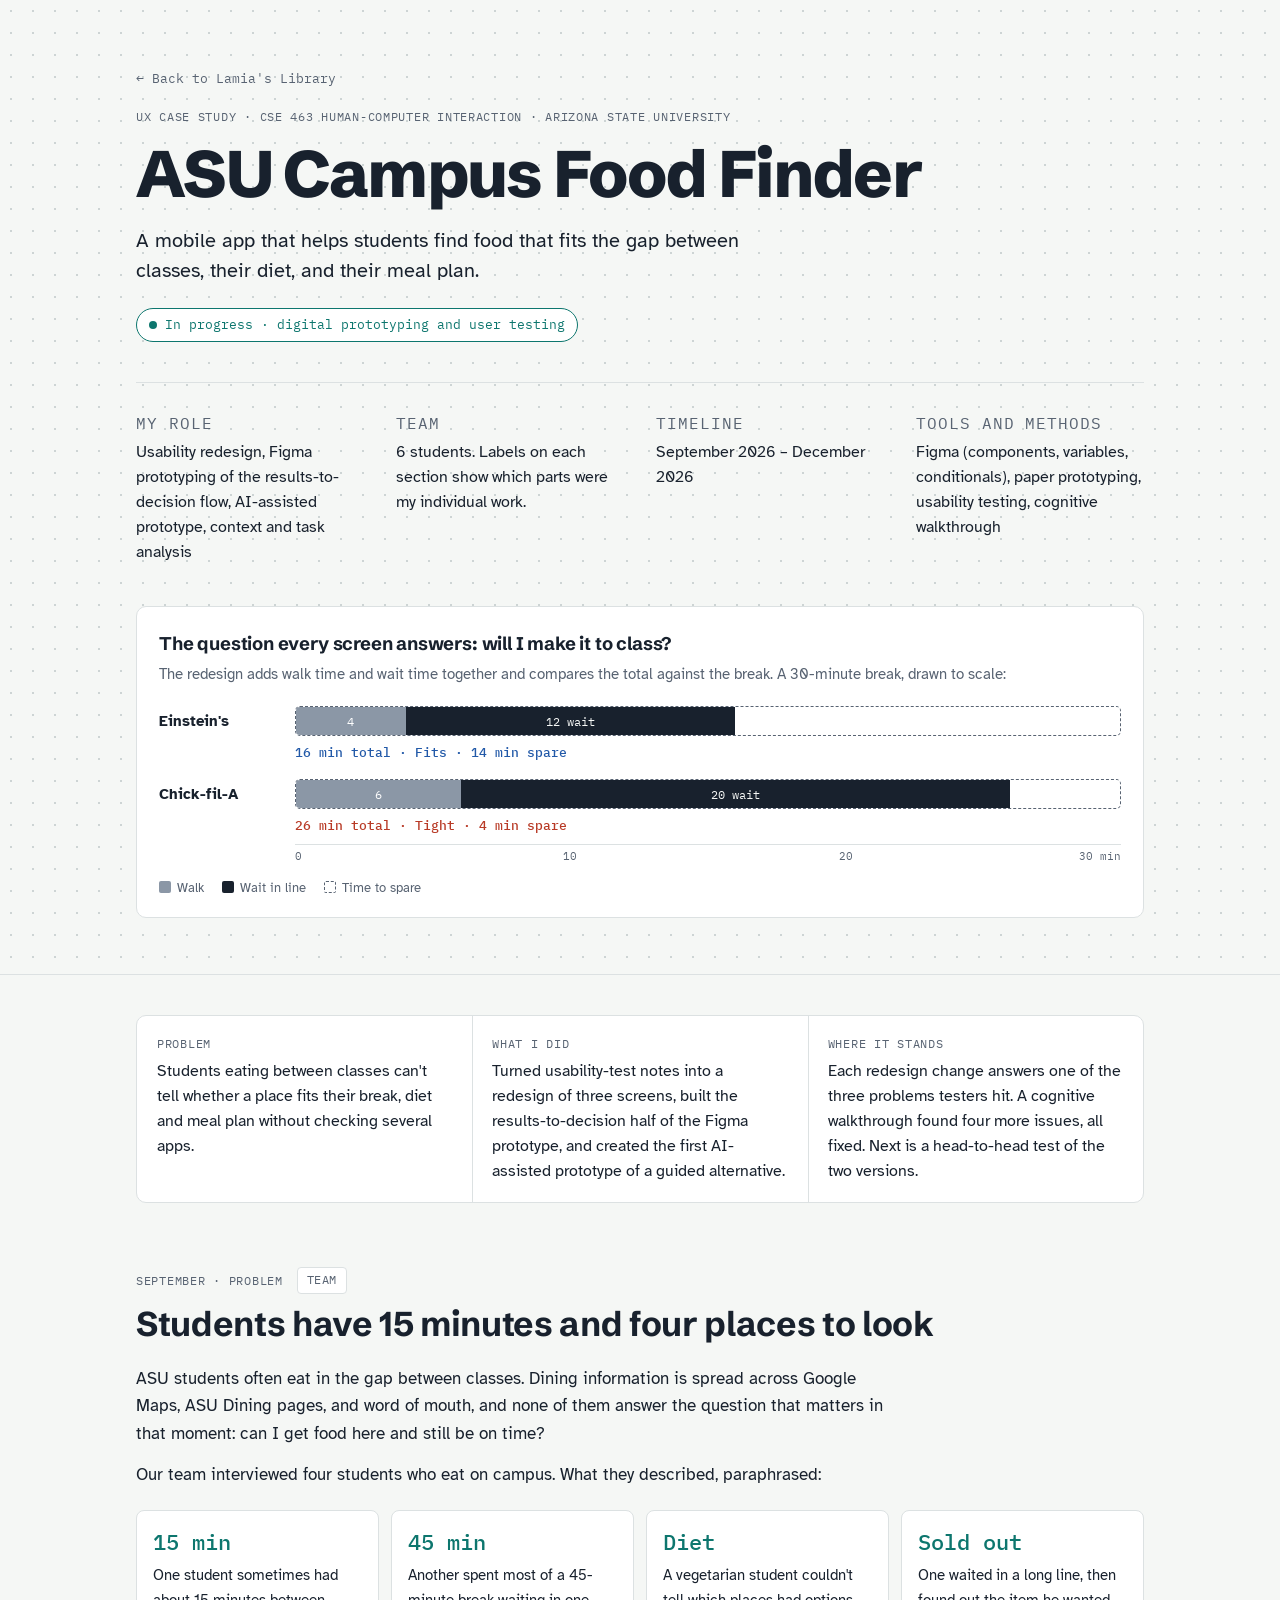
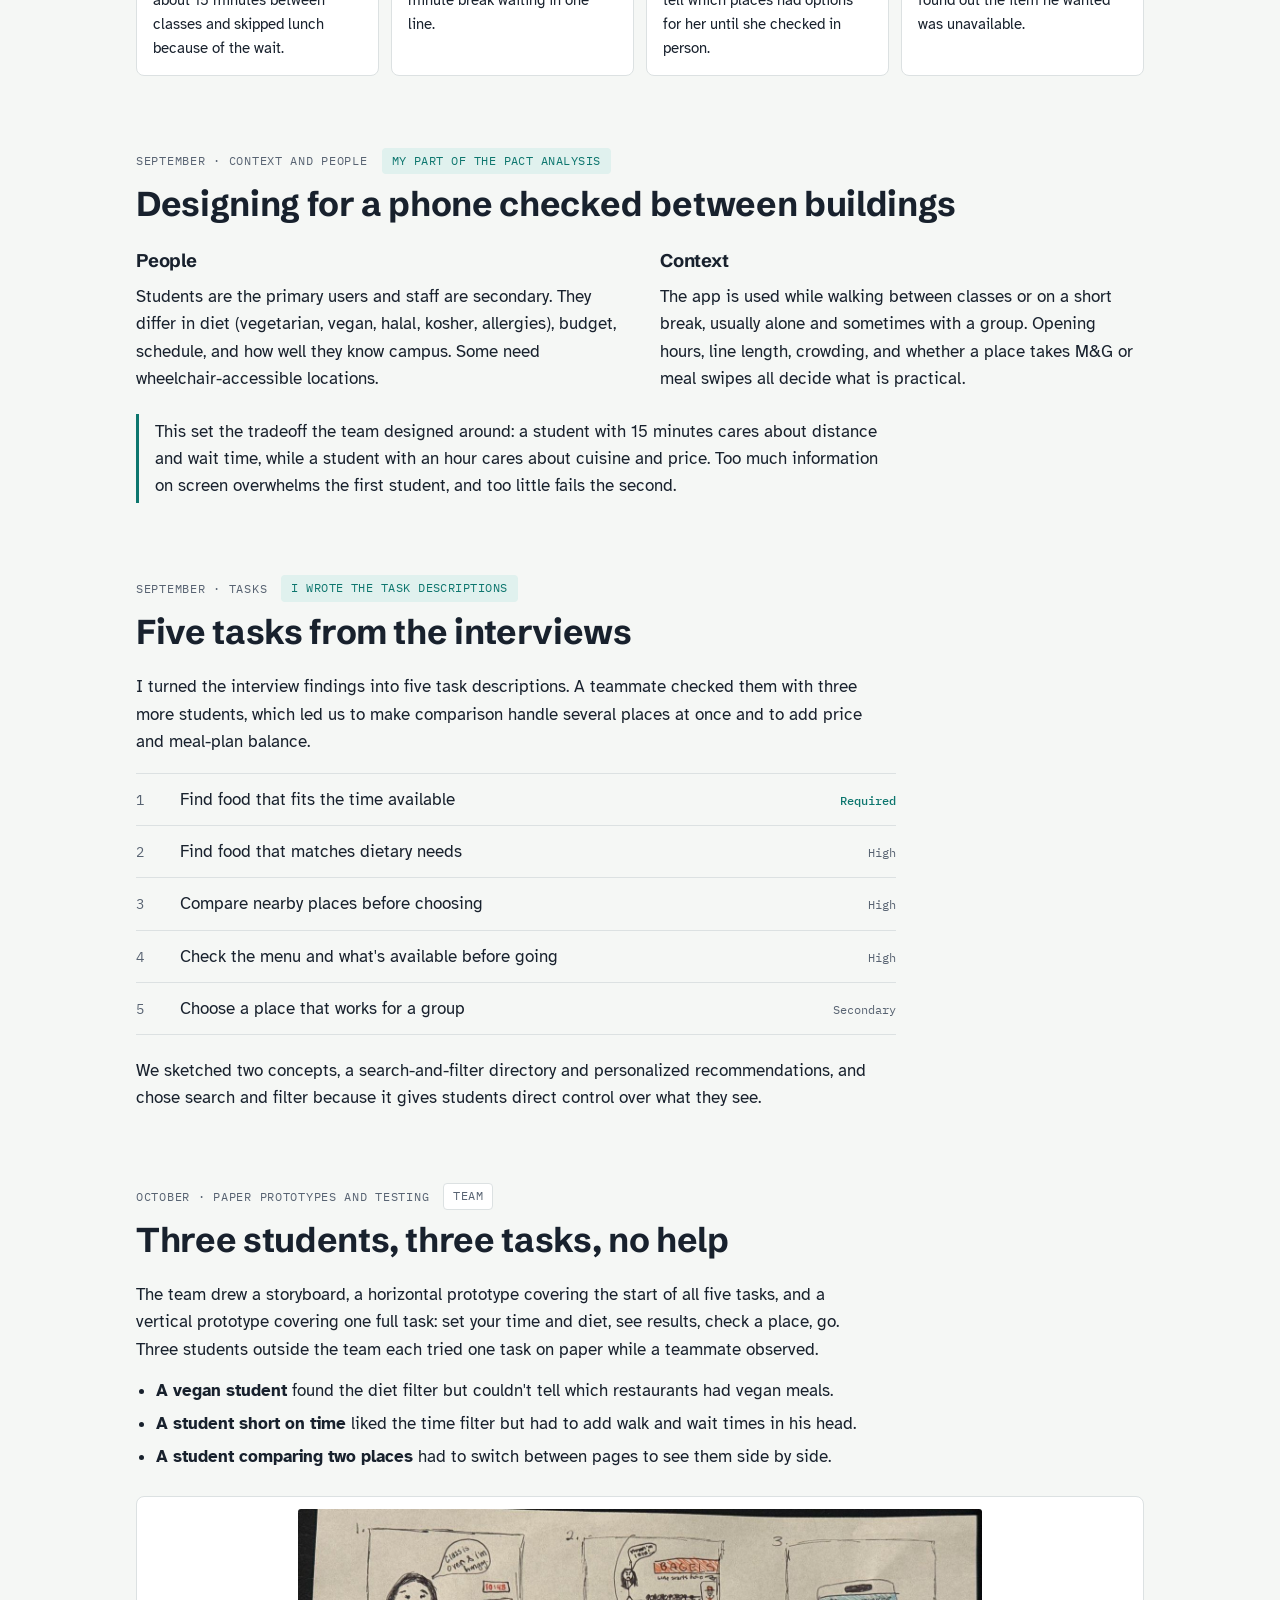
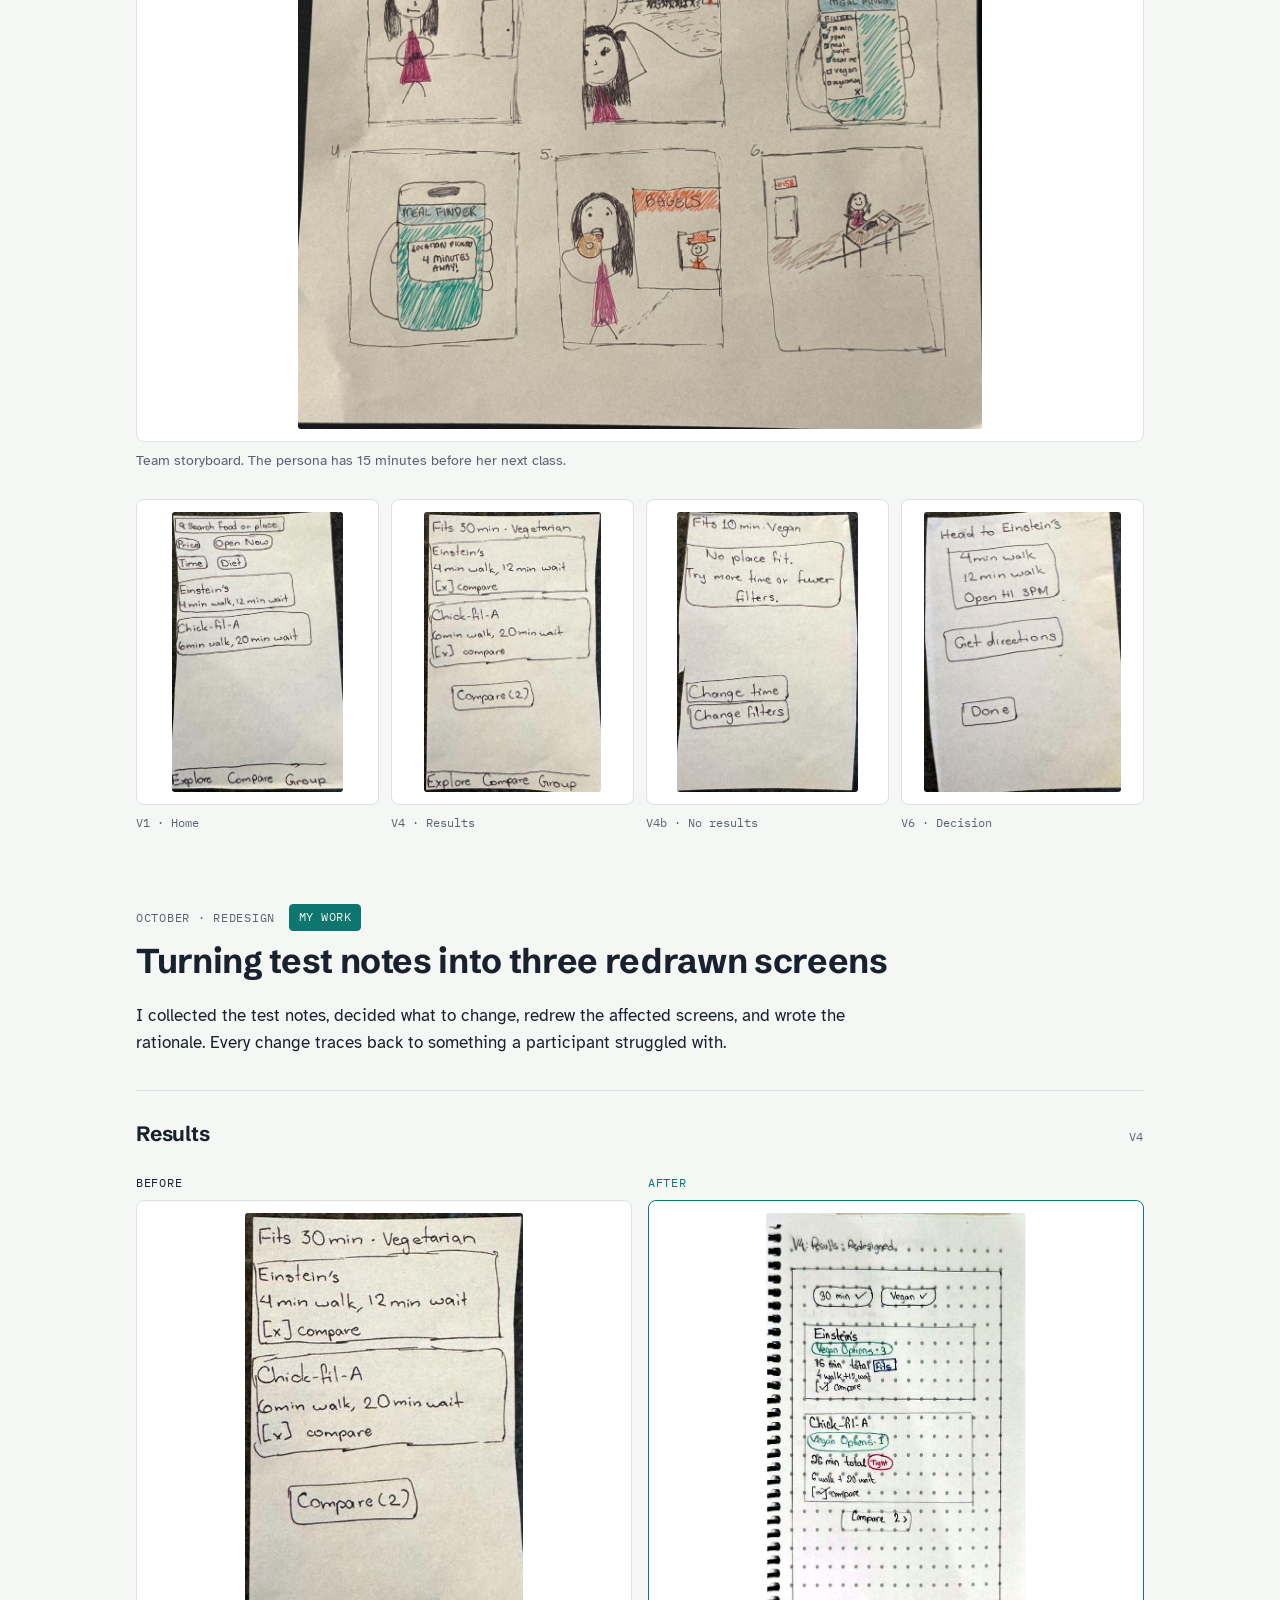
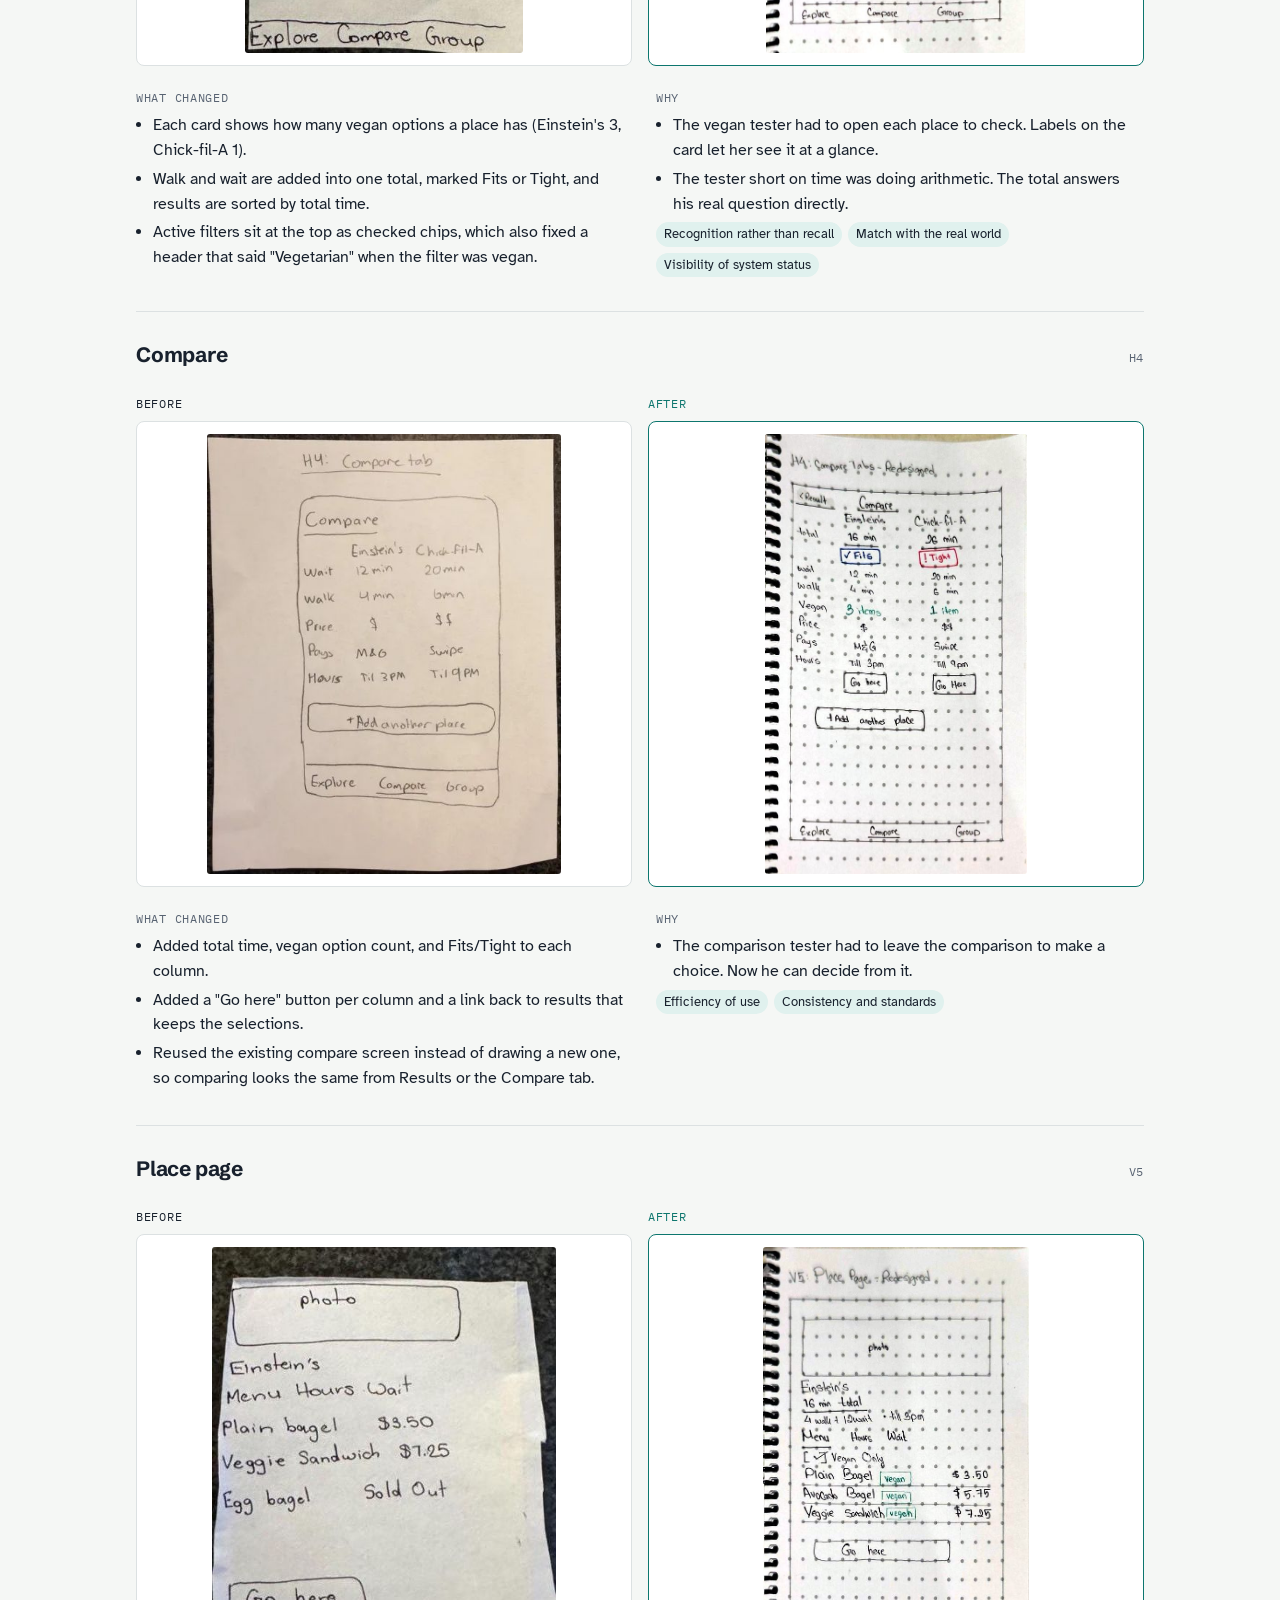
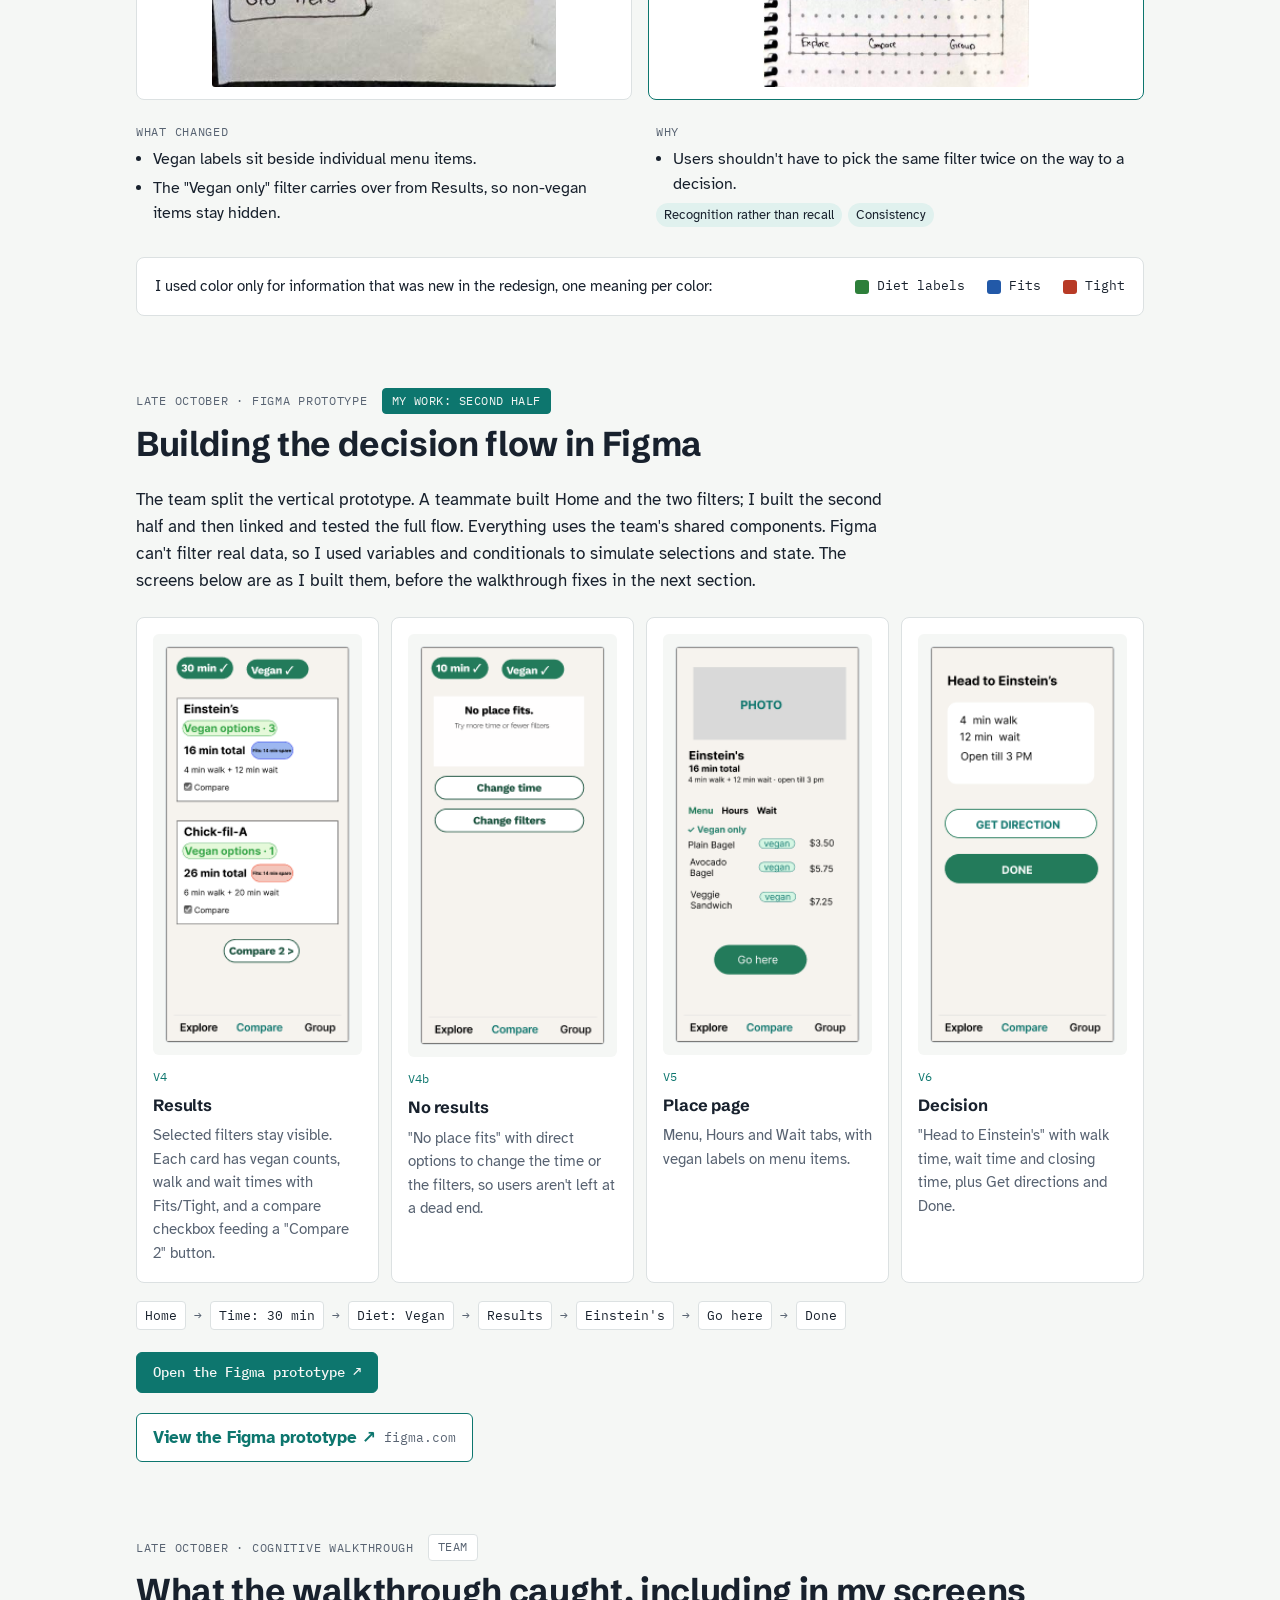
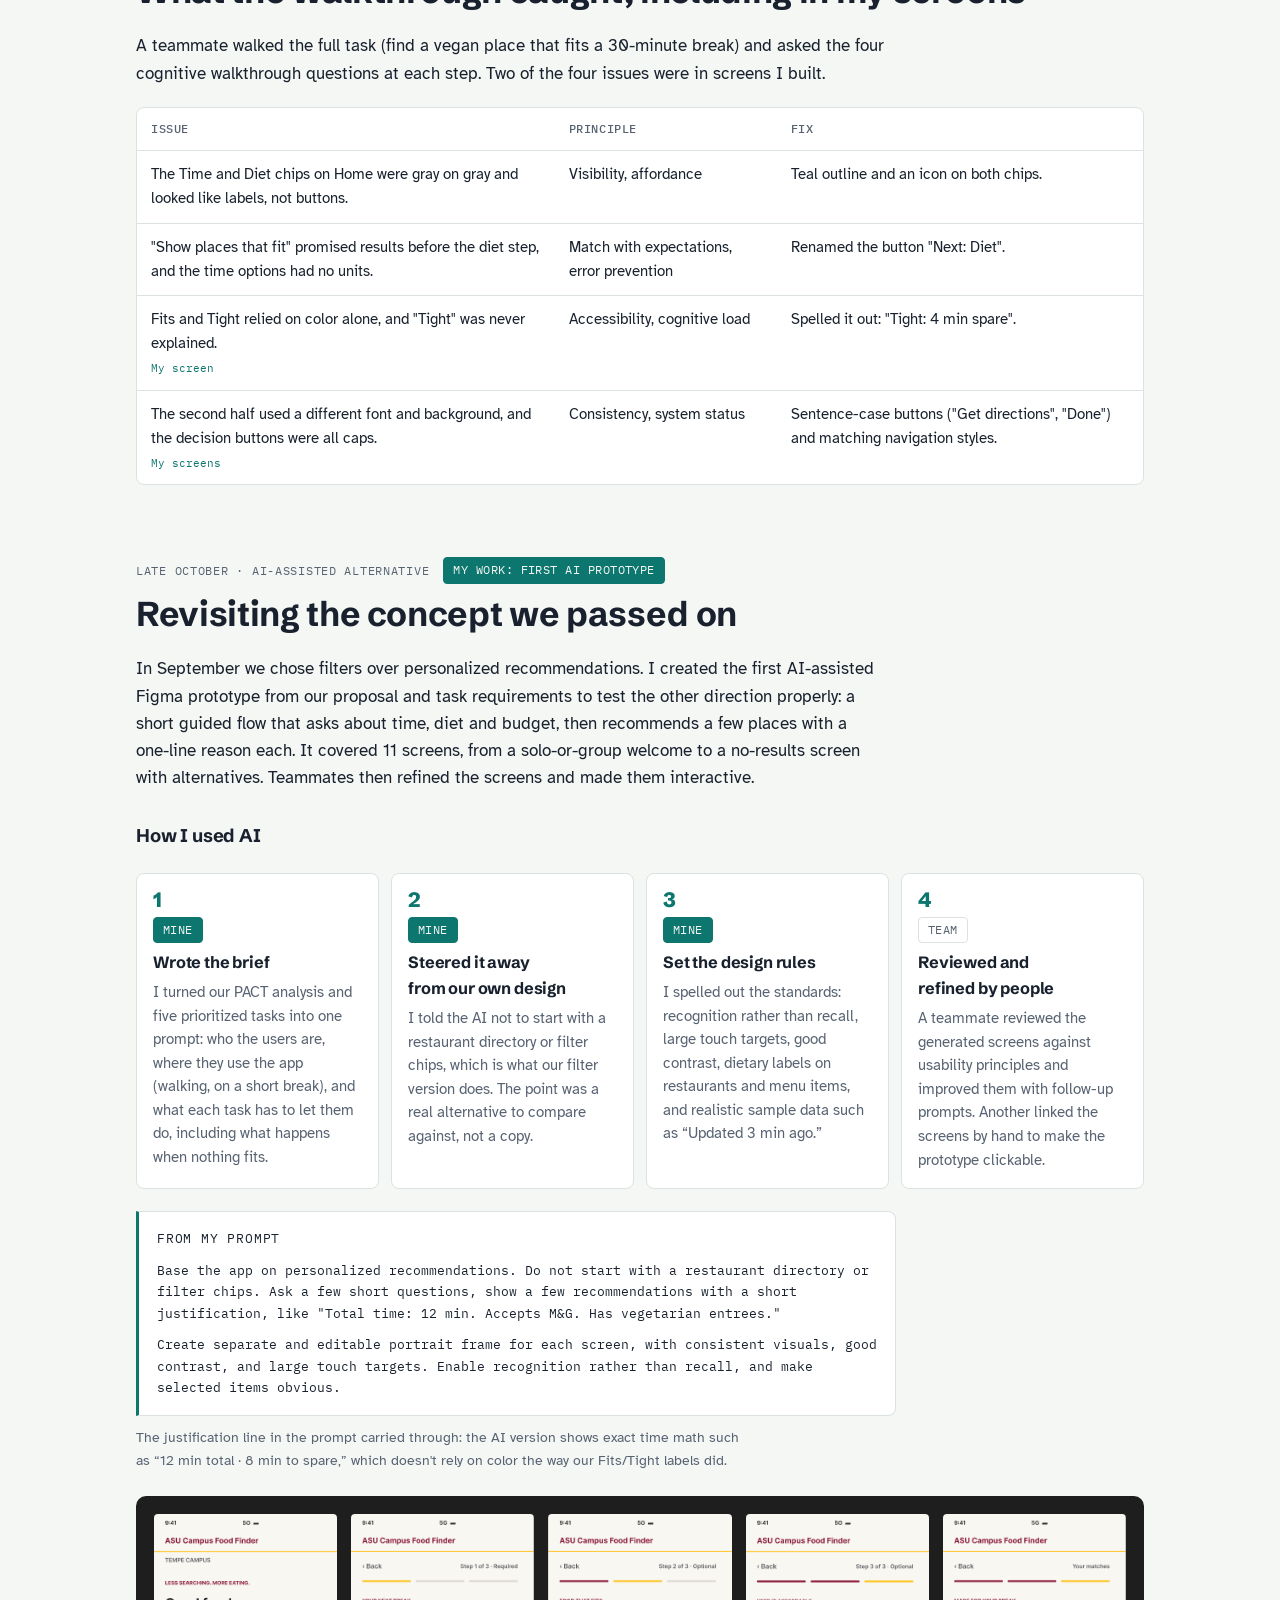
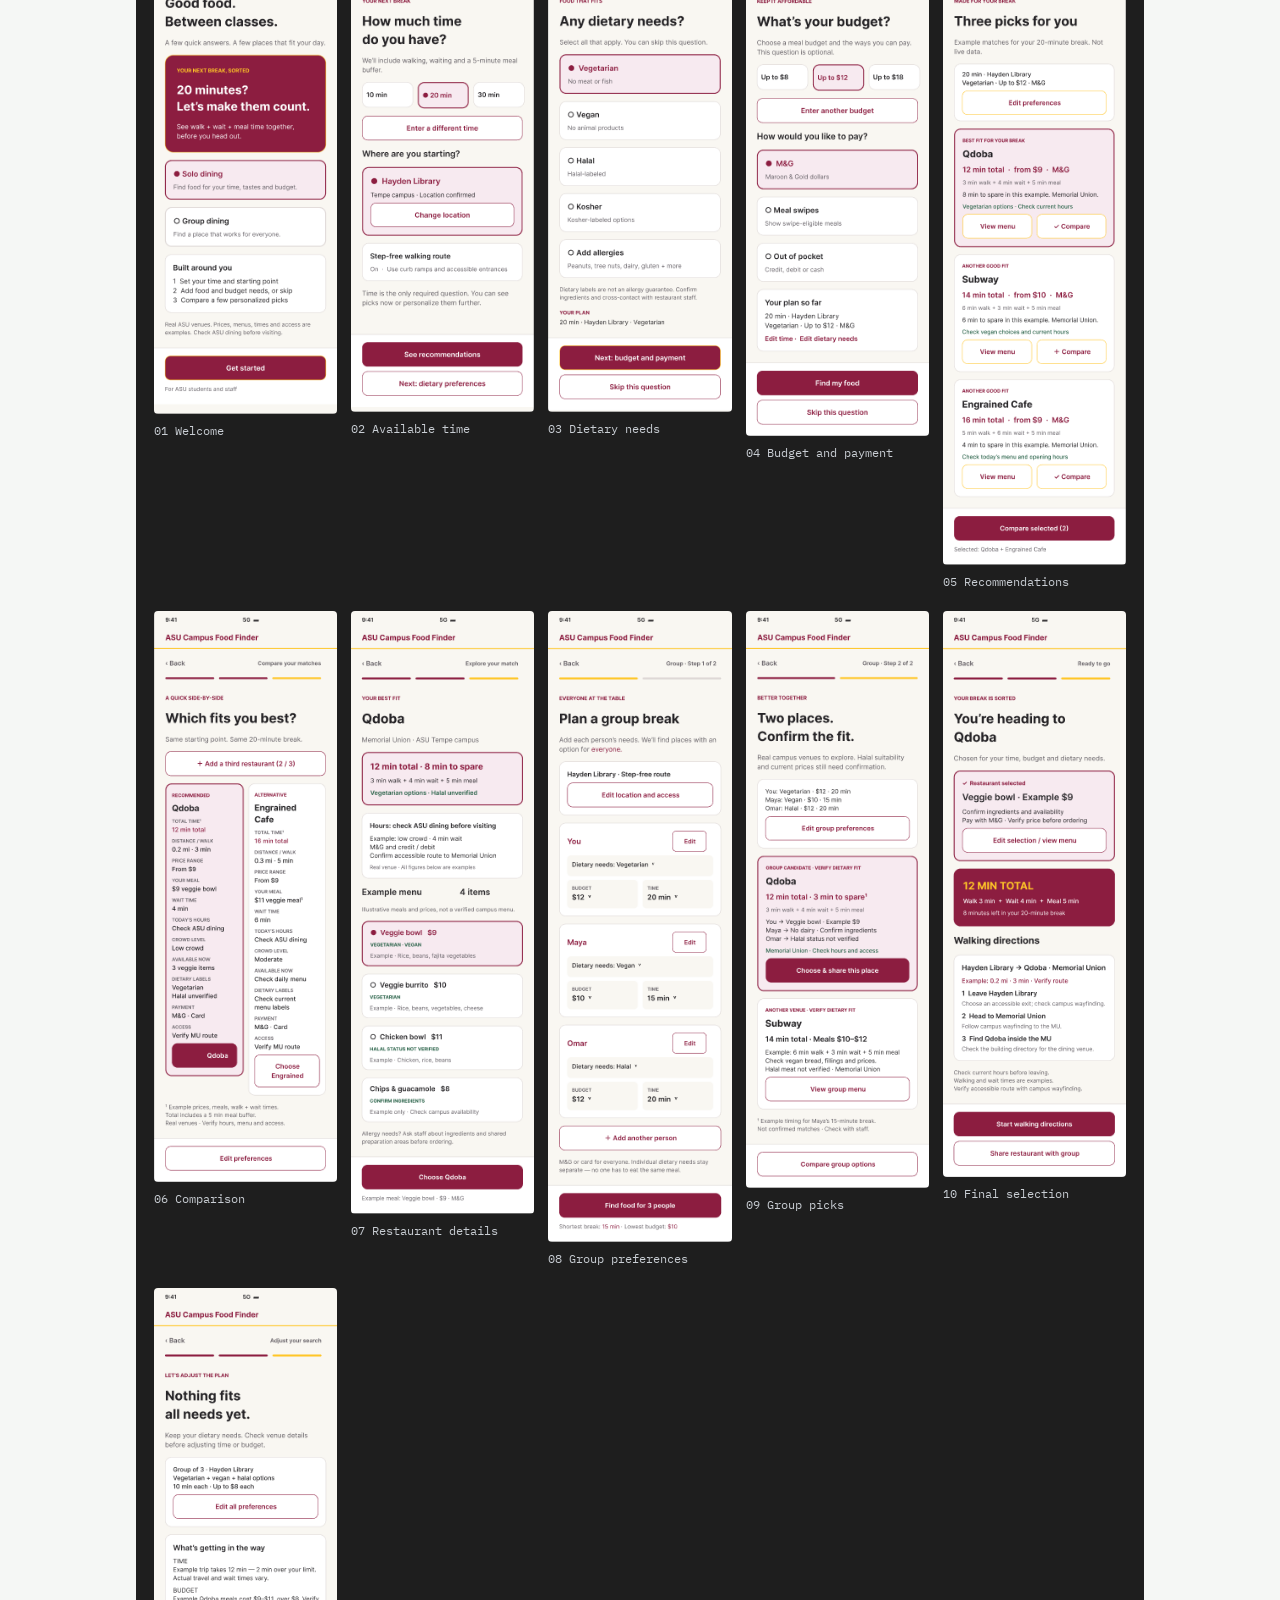
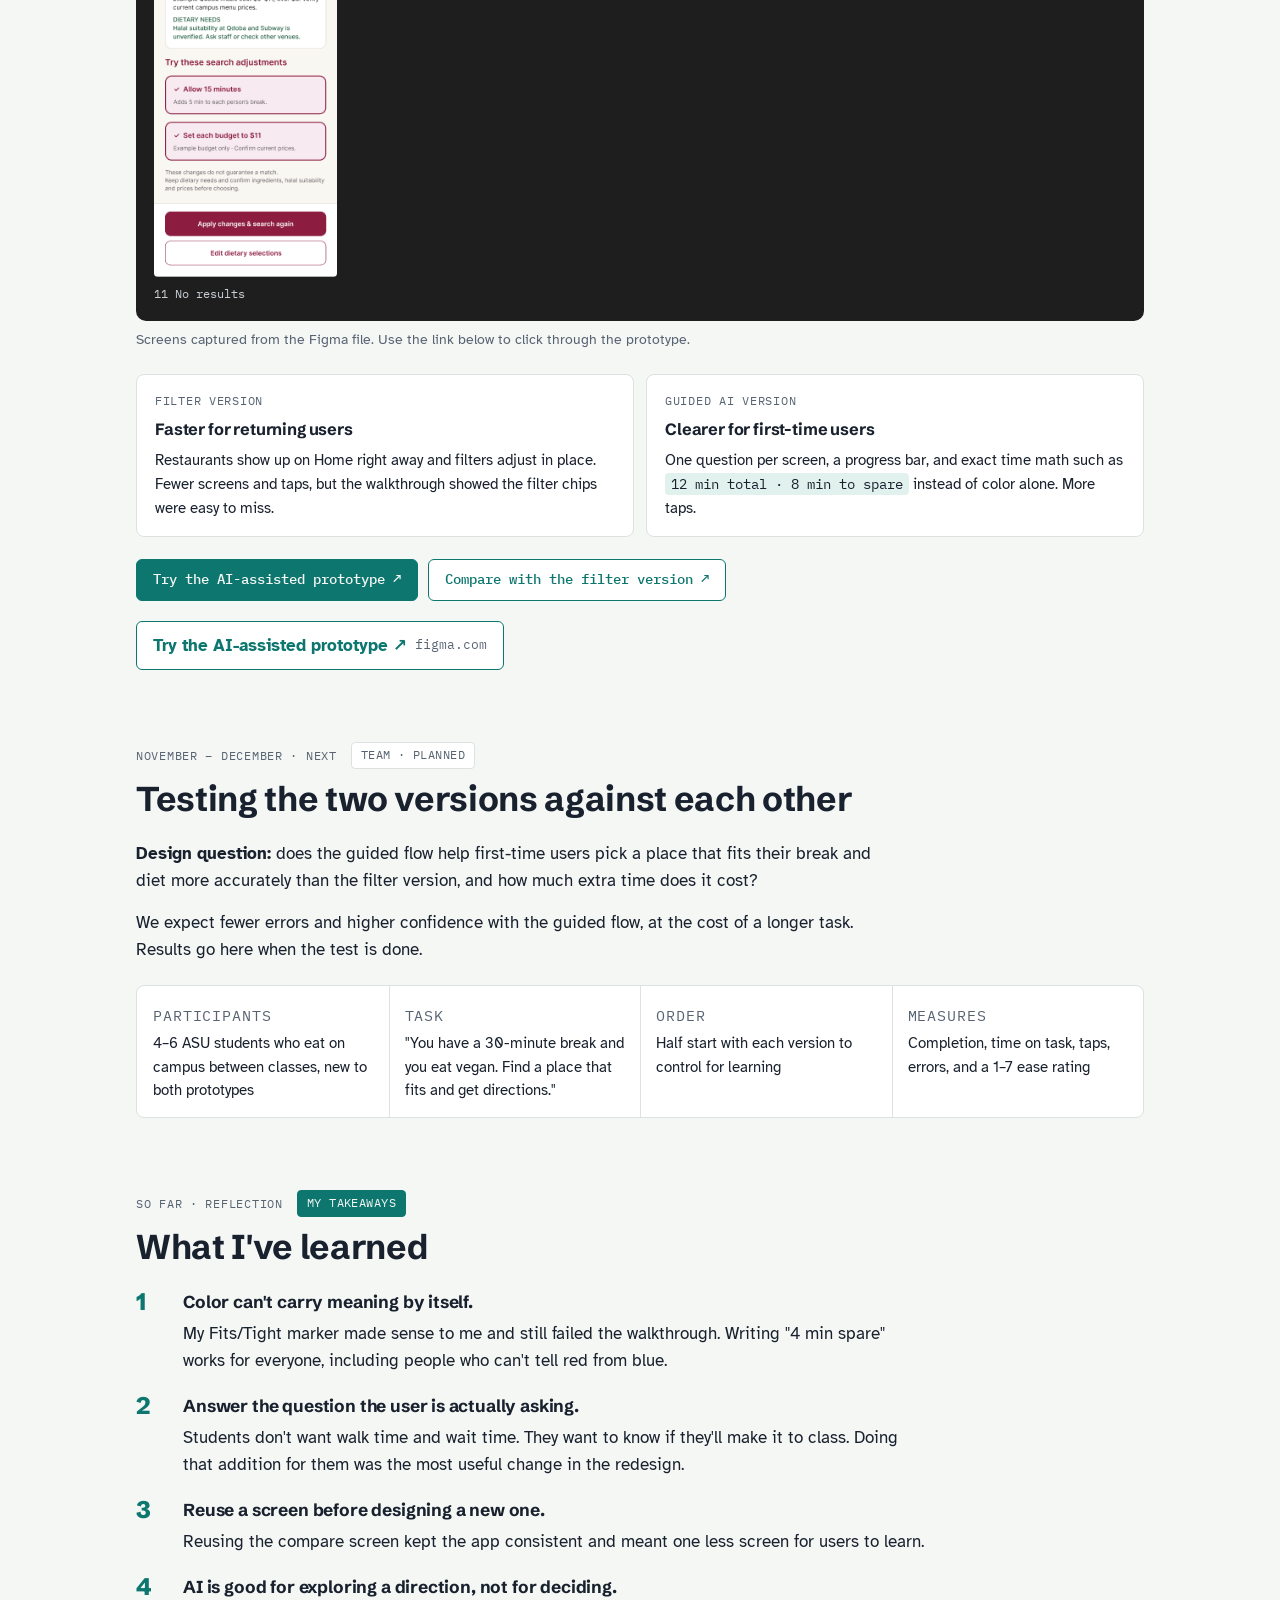
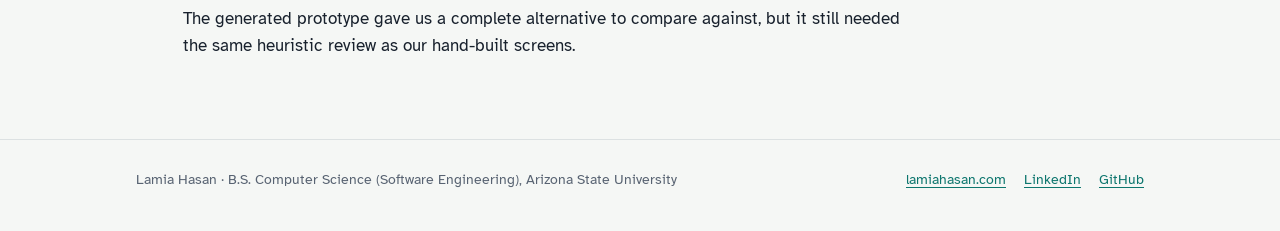
<file: food-finder/index.html>
<!doctype html>
<html lang="en">
<head>
<meta charset="utf-8">
<meta name="viewport" content="width=device-width, initial-scale=1, viewport-fit=cover">
<title>ASU Campus Food Finder · Lamia Hasan</title>
<meta name="description" content="UX case study by Lamia Hasan: ASU Campus Food Finder, a mobile app that helps students find food that fits the gap between classes.">
<link rel="preconnect" href="https://fonts.googleapis.com">
<link rel="preconnect" href="https://fonts.gstatic.com" crossorigin>
<link rel="stylesheet" href="https://fonts.googleapis.com/css2?family=Atkinson+Hyperlegible:ital,wght@0,400;0,700;1,400&family=IBM+Plex+Mono:wght@400;500&family=Schibsted+Grotesk:wght@600;700;800&display=swap">
<meta property="og:title" content="ASU Campus Food Finder · UX case study by Lamia Hasan">
<meta property="og:description" content="Research, paper-prototype testing, redesign, Figma prototyping and an AI-assisted alternative for a campus food app.">
<meta property="og:type" content="article">
<meta property="og:url" content="https://lamiahasan.com/food-finder/">
<style>:root{color-scheme:light}body{margin:0}img{max-width:100%}[hidden]{display:none!important}</style>
<style>
/* Layout: one reading column on a notebook dot-grid ground, widening to full-bleed rows for before/after sketches. Section labels carry date, stage and whose work it was. */
:root {
  --paper: #f5f7f5;
  --surface: #ffffff;
  --ink: #18212d;
  --muted: #586372;
  --rule: #dce1e2;
  --dot: #cdd4d4;
  --accent: #0d766e;
  --accent-soft: #e0f1ee;
  --diet: #2d7f3a;
  --fits: #2259a8;
  --tight: #b83a26;
  --walk: #8b97a6;
  --canvas: #1e1e1e;
  --canvas-text: #c9ced4;
  --f-display: "Schibsted Grotesk", "Helvetica Neue", Arial, sans-serif;
  --f-body: "Atkinson Hyperlegible", "Segoe UI", system-ui, sans-serif;
  --f-mono: "IBM Plex Mono", ui-monospace, "SF Mono", Menlo, monospace;
}
@media (prefers-color-scheme: dark) {
  :root:not([data-theme="light"]) {
    --paper: #12161b; --surface: #1a2027; --ink: #e6e9ed; --muted: #9ba5b2; --rule: #2b333c; --dot: #252c34;
    --accent: #45c2b1; --accent-soft: #163330; --diet: #6fc27c; --fits: #7ea9ee; --tight: #f08a74; --walk: #6c7888;
    color-scheme: dark;
  }
}
:root[data-theme="dark"] {
  --paper: #12161b; --surface: #1a2027; --ink: #e6e9ed; --muted: #9ba5b2; --rule: #2b333c; --dot: #252c34;
  --accent: #45c2b1; --accent-soft: #163330; --diet: #6fc27c; --fits: #7ea9ee; --tight: #f08a74; --walk: #6c7888;
  color-scheme: dark;
}

* { box-sizing: border-box; }
body {
  background: var(--paper);
  color: var(--ink);
  font-family: var(--f-body);
  font-size: 1.0625rem;
  line-height: 1.6;
  -webkit-font-smoothing: antialiased;
}
.wrap {
  max-width: 1040px;
  margin: 0 auto;
  padding-left: max(16px, env(safe-area-inset-left, 0px));
  padding-right: max(16px, env(safe-area-inset-right, 0px));
}
.col { max-width: 68ch; }
h1, h2, h3 { font-family: var(--f-display); text-wrap: balance; margin: 0; letter-spacing: -0.01em; }
p { margin: 0; }
a { color: var(--accent); text-underline-offset: 3px; }
a:focus-visible { outline: 2px solid var(--accent); outline-offset: 3px; border-radius: 2px; }
.mono { font-family: var(--f-mono); }
.label {
  font-family: var(--f-mono); font-size: 0.75rem; letter-spacing: 0.06em; text-transform: uppercase; color: var(--muted);
}

/* Hero */
.hero {
  background-image: radial-gradient(var(--dot) 1.2px, transparent 1.3px);
  background-size: 22px 22px;
  border-bottom: 1px solid var(--rule);
}
.hero .wrap { padding-block: 64px 56px; display: grid; gap: 40px; }
.hero h1 { font-size: clamp(2.4rem, 6vw, 4.1rem); font-weight: 800; line-height: 1.02; letter-spacing: -0.025em; }
.lede { font-size: 1.25rem; line-height: 1.5; max-width: 52ch; margin-top: 18px; }
.status {
  display: inline-flex; align-items: center; gap: 8px; margin-top: 22px;
  font-family: var(--f-mono); font-size: 0.8rem; padding: 6px 12px; border-radius: 999px;
  border: 1px solid var(--accent); color: var(--accent); background: var(--surface);
}
.status::before { content: ""; width: 8px; height: 8px; border-radius: 50%; background: var(--accent); }
.meta {
  display: grid; grid-template-columns: repeat(auto-fit, minmax(200px, 1fr)); gap: 20px 32px;
  border-top: 1px solid var(--rule); padding-top: 24px;
}
.meta div { min-width: 0; }
.meta p { margin-top: 4px; font-size: 0.98rem; }

/* Time budget: the app's core idea, drawn to scale (30-minute break) */
.budget { background: var(--surface); border: 1px solid var(--rule); border-radius: 10px; padding: 22px 22px 18px; }
.budget h2 { font-size: 1.15rem; font-weight: 700; }
.budget > p { color: var(--muted); font-size: 0.95rem; margin-top: 4px; }
.brows { display: grid; gap: 16px; margin-top: 20px; }
.brow { display: grid; grid-template-columns: 7.5rem 1fr; gap: 6px 16px; align-items: center; }
.brow .name { font-weight: 700; font-size: 0.95rem; }
.bar { display: flex; height: 30px; border-radius: 5px; overflow: hidden; border: 1px dashed var(--muted); }
.seg { display: flex; align-items: center; justify-content: center; font-family: var(--f-mono); font-size: 0.75rem; white-space: nowrap; overflow: hidden; }
.seg.walk { background: var(--walk); color: #fff; }
.seg.wait { background: var(--ink); color: var(--paper); }
.seg.spare { color: var(--muted); }
.verdict { grid-column: 2; font-family: var(--f-mono); font-size: 0.82rem; font-weight: 500; }
.verdict.fits { color: var(--fits); }
.verdict.tight { color: var(--tight); }
.scale { display: grid; grid-template-columns: 7.5rem 1fr; gap: 16px; margin-top: 8px; }
.ticks { position: relative; height: 1.2rem; border-top: 1px solid var(--rule); }
.ticks span { position: absolute; top: 3px; white-space: nowrap; transform: translateX(-50%); font-family: var(--f-mono); font-size: 0.7rem; color: var(--muted); }
.ticks span:first-child { transform: none; }
.ticks span:last-child { transform: translateX(-100%); }
.key { display: flex; flex-wrap: wrap; gap: 6px 18px; margin-top: 14px; font-size: 0.82rem; color: var(--muted); }
.key i { display: inline-block; width: 12px; height: 12px; border-radius: 2px; margin-right: 6px; vertical-align: -1px; }

/* Sections */
section { padding-block: 64px 8px; }
.shead { display: grid; gap: 10px; margin-bottom: 22px; }
.shead .row { display: flex; flex-wrap: wrap; gap: 8px 14px; align-items: center; }
.shead h2 { font-size: clamp(1.6rem, 3.2vw, 2.15rem); font-weight: 700; line-height: 1.15; }
.who {
  font-family: var(--f-mono); font-size: 0.72rem; letter-spacing: 0.04em; text-transform: uppercase;
  padding: 3px 9px; border-radius: 4px; border: 1px solid var(--accent); white-space: nowrap;
}
.who.mine { background: var(--accent); color: var(--paper); }
.who.team { color: var(--muted); border-color: var(--rule); background: var(--surface); }
.who.part { color: var(--accent); background: var(--accent-soft); border-color: transparent; }
.prose { display: grid; gap: 14px; }
.prose ul { margin: 0; padding-left: 1.2em; display: grid; gap: 6px; }
h3 { font-size: 1.15rem; font-weight: 700; }

.evidence { display: grid; grid-template-columns: repeat(auto-fit, minmax(220px, 1fr)); gap: 12px; margin-top: 22px; }
.evidence div { background: var(--surface); border: 1px solid var(--rule); border-radius: 8px; padding: 14px 16px; font-size: 0.95rem; }
.evidence b { display: block; font-family: var(--f-mono); font-weight: 500; font-size: 1.35rem; margin-bottom: 4px; color: var(--accent); }

.twocol { display: grid; grid-template-columns: repeat(auto-fit, minmax(260px, 1fr)); gap: 24px 40px; margin-top: 8px; }
.twocol > div { min-width: 0; display: grid; gap: 8px; align-content: start; }
.callout { border-left: 3px solid var(--accent); padding: 4px 0 4px 16px; margin-top: 22px; max-width: 68ch; }

.tasks { list-style: none; margin: 18px 0 0; padding: 0; border-top: 1px solid var(--rule); max-width: 760px; }
.tasks li { display: grid; grid-template-columns: 2rem 1fr auto; gap: 12px; padding: 12px 0; border-bottom: 1px solid var(--rule); align-items: baseline; }
.tasks .n { font-family: var(--f-mono); color: var(--muted); font-size: 0.85rem; }
.tasks .pri { font-family: var(--f-mono); font-size: 0.75rem; color: var(--muted); text-align: right; }
.tasks .pri.req { color: var(--accent); font-weight: 500; }

/* Figures */
figure { margin: 0; }
.frame { background: var(--surface); border: 1px solid var(--rule); border-radius: 8px; padding: 12px; display: flex; justify-content: center; align-items: center; }
.frame img { display: block; width: auto; max-width: 100%; height: auto; max-height: 440px; border-radius: 3px; }
figcaption { font-size: 0.88rem; color: var(--muted); margin-top: 8px; }
.wide { margin-top: 26px; }
.wide .frame img { max-height: 520px; }
.strip { display: grid; grid-template-columns: repeat(4, minmax(0, 1fr)); gap: 12px; margin-top: 26px; }
.strip .frame img { max-height: 280px; }
.strip figcaption { font-family: var(--f-mono); font-size: 0.75rem; }

.ba { display: grid; gap: 22px; margin-top: 34px; padding-top: 26px; border-top: 1px solid var(--rule); }
.ba:first-of-type { border-top: 0; padding-top: 0; }
.ba-head { display: flex; flex-wrap: wrap; justify-content: space-between; gap: 6px 16px; align-items: baseline; }
.ba-head h3 { font-size: 1.3rem; }
.ba-pair { display: grid; grid-template-columns: 1fr 1fr; gap: 16px; }
.ba-pair figure { min-width: 0; display: grid; gap: 8px; align-content: start; }
.ba-pair .label { color: var(--ink); }
.ba-pair .after .label { color: var(--accent); }
.ba-pair .after .frame { border-color: var(--accent); }
.ba-notes { display: grid; grid-template-columns: repeat(auto-fit, minmax(240px, 1fr)); gap: 16px 32px; }
.ba-notes > div { min-width: 0; }
.ba-notes ul { margin: 6px 0 0; padding-left: 1.1em; display: grid; gap: 4px; font-size: 0.97rem; }
.principle { display: flex; flex-wrap: wrap; gap: 6px; margin-top: 6px; }
.principle span { font-size: 0.8rem; padding: 2px 8px; border-radius: 999px; background: var(--accent-soft); color: var(--ink); }

.swatches { display: flex; flex-wrap: wrap; gap: 10px 22px; margin-top: 30px; padding: 16px 18px; background: var(--surface); border: 1px solid var(--rule); border-radius: 8px; align-items: center; }
.swatches p { flex: 1 1 260px; font-size: 0.95rem; }
.sw { display: inline-flex; align-items: center; gap: 8px; font-family: var(--f-mono); font-size: 0.8rem; }
.sw i { width: 14px; height: 14px; border-radius: 3px; display: inline-block; }

.screens { display: grid; grid-template-columns: repeat(auto-fit, minmax(210px, 1fr)); gap: 12px; margin-top: 22px; }
.screen { background: var(--surface); border: 1px solid var(--rule); border-radius: 8px; padding: 16px; display: grid; gap: 6px; align-content: start; }
.screen .id { font-family: var(--f-mono); font-size: 0.75rem; color: var(--accent); }
.screen .shot { display: flex; justify-content: center; padding: 12px; margin-bottom: 6px; background: var(--paper); border-radius: 6px; }
.screen .shot img { display: block; width: 100%; max-width: 200px; height: auto; border: 1px solid var(--rule); border-radius: 4px; }
.screen h3 { font-size: 1.02rem; }
.screen p { font-size: 0.92rem; color: var(--muted); }
.aiproc { display: grid; grid-template-columns: repeat(auto-fit, minmax(220px, 1fr)); gap: 12px; margin-top: 22px; }
.aiproc .screen .step { font-family: var(--f-display); font-weight: 800; font-size: 1.3rem; color: var(--accent); line-height: 1; }
.aiproc .screen .who { justify-self: start; }
.prompt { margin-top: 22px; max-width: 760px; background: var(--surface); border: 1px solid var(--rule); border-left: 3px solid var(--accent); border-radius: 0 8px 8px 0; padding: 16px 18px; }
.prompt p { font-family: var(--f-mono); font-size: 0.84rem; line-height: 1.6; color: var(--ink); margin: 0; }
.prompt p + p { margin-top: 10px; }
.prompt .label { margin-bottom: 8px; }
@media print { .aiproc .screen, .prompt { break-inside: avoid; } }
.flow { margin-top: 18px; font-family: var(--f-mono); font-size: 0.82rem; color: var(--muted); display: flex; flex-wrap: wrap; gap: 6px 8px; align-items: center; }
.flow span { background: var(--surface); border: 1px solid var(--rule); border-radius: 4px; padding: 3px 8px; color: var(--ink); }
.links-row { display: flex; flex-wrap: wrap; gap: 10px; margin-top: 22px; }
.linkbtn { display: inline-flex; align-items: center; gap: 8px; padding: 9px 16px; border-radius: 6px; border: 1px solid var(--accent); background: var(--accent); color: var(--paper); font-family: var(--f-mono); font-size: 0.85rem; font-weight: 500; text-decoration: none; }
.linkbtn.ghost { background: var(--surface); color: var(--accent); }
.linkbtn:hover { filter: brightness(1.08); }
.linkbtn:focus-visible { outline: 2px solid var(--accent); outline-offset: 3px; }
.proto-link { display: inline-flex; align-items: center; gap: 8px; margin-top: 20px; padding: 10px 16px; border: 1px solid var(--accent); border-radius: 6px; background: var(--surface); color: var(--accent); font-weight: 700; text-decoration: none; }
.proto-link:hover { background: var(--accent-soft); }
.proto-link span { font-family: var(--f-mono); font-weight: 400; font-size: 0.8rem; color: var(--muted); }

.tablewrap { overflow-x: auto; margin-top: 20px; border: 1px solid var(--rule); border-radius: 8px; background: var(--surface); }
table { border-collapse: collapse; width: 100%; min-width: 640px; font-size: 0.93rem; }
th, td { text-align: left; vertical-align: top; padding: 12px 14px; border-bottom: 1px solid var(--rule); }
th { font-family: var(--f-mono); font-weight: 500; font-size: 0.72rem; letter-spacing: 0.05em; text-transform: uppercase; color: var(--muted); }
tr:last-child td { border-bottom: 0; }
td .mine-tag { font-family: var(--f-mono); font-size: 0.7rem; color: var(--accent); display: block; margin-top: 4px; }

.compare { display: grid; grid-template-columns: repeat(auto-fit, minmax(260px, 1fr)); gap: 12px; margin-top: 22px; }
.compare > div { background: var(--surface); border: 1px solid var(--rule); border-radius: 8px; padding: 16px 18px; display: grid; gap: 6px; align-content: start; }
.compare h3 { font-size: 1.02rem; }
.compare p { font-size: 0.94rem; }
.example { font-family: var(--f-mono); font-size: 0.85rem; background: var(--accent-soft); padding: 2px 6px; border-radius: 4px; white-space: nowrap; }

.plan { display: grid; grid-template-columns: repeat(auto-fit, minmax(180px, 1fr)); gap: 0; margin-top: 22px; border: 1px solid var(--rule); border-radius: 8px; background: var(--surface); overflow: hidden; }
.plan > div { padding: 14px 16px; border-right: 1px solid var(--rule); border-bottom: 1px solid var(--rule); margin: 0 -1px -1px 0; }
.plan p { font-size: 0.93rem; margin-top: 4px; }

.learned { display: grid; gap: 18px; margin-top: 8px; max-width: 72ch; counter-reset: l; }
.learned div { display: grid; grid-template-columns: 2.2rem 1fr; gap: 4px 12px; }
.learned div::before { counter-increment: l; content: counter(l); font-family: var(--f-display); font-weight: 800; font-size: 1.5rem; color: var(--accent); line-height: 1.2; grid-row: span 2; }
.learned h3 { font-size: 1.08rem; }

footer { margin-top: 72px; border-top: 1px solid var(--rule); }
footer .wrap { padding-block: 28px 40px; display: flex; flex-wrap: wrap; gap: 10px 28px; justify-content: space-between; font-size: 0.9rem; color: var(--muted); }
footer .links { display: flex; flex-wrap: wrap; gap: 6px 18px; }

@media (max-width: 640px) {
  .hero .wrap { padding-block: 44px 40px; }
  .brow, .scale { grid-template-columns: 1fr; }
  .scale > span { display: none; }
  .verdict { grid-column: 1; }
  .strip { grid-template-columns: repeat(2, minmax(0, 1fr)); }
  .ba-pair { grid-template-columns: 1fr; }
  .tasks li { grid-template-columns: 1.6rem 1fr; }
  .tasks .pri { grid-column: 2; text-align: left; }
  section { padding-block: 48px 4px; }
}
#summary { padding-block: 40px 0; }
.glance { display: grid; grid-template-columns: repeat(auto-fit, minmax(240px, 1fr)); border: 1px solid var(--rule); border-radius: 10px; background: var(--surface); overflow: hidden; }
.glance > div { min-width: 0; padding: 18px 20px; border-right: 1px solid var(--rule); border-bottom: 1px solid var(--rule); margin: 0 -1px -1px 0; display: grid; gap: 6px; align-content: start; }
.glance p:not(.label) { font-size: 0.98rem; }
.shots { display: grid; grid-template-columns: repeat(auto-fill, minmax(160px, 1fr)); gap: 20px 14px; margin-top: 24px; padding: 18px; background: var(--canvas); border-radius: 10px; }
.shots figure { min-width: 0; display: grid; gap: 8px; align-content: start; }
.shots img { display: block; width: 100%; height: auto; border-radius: 4px; }
.shots figcaption { margin: 0; font-family: var(--f-mono); font-size: 0.72rem; color: var(--canvas-text); }
.shots-note { font-size: 0.88rem; color: var(--muted); margin-top: 8px; }
@media (max-width: 640px) { .shots { grid-template-columns: repeat(2, minmax(0, 1fr)); padding: 12px; } }
.backlink { display: inline-flex; align-items: center; gap: 6px; font-family: var(--f-mono); font-size: 0.8rem; color: var(--muted); text-decoration: none; margin-bottom: 18px; }
.backlink:hover { color: var(--accent); }
@media print {
  section { padding-block: 34px 0; }
  .hero .wrap { padding-block: 32px 28px; gap: 28px; }
  .shead, h2, h3, .ba-head { break-after: avoid; }
  .ba, .budget, figure, .screen, .compare > div, .evidence, .glance, .tablewrap, .plan, .learned div, .tasks li, .twocol, .callout, .swatches, .links-row, .strip { break-inside: avoid; }
  .frame img { max-height: 330px; }
  .wide .frame img { max-height: 360px; }
  .strip .frame img { max-height: 200px; }
  .shots { grid-template-columns: repeat(11, minmax(0, 1fr)); gap: 10px 6px; padding: 10px; break-inside: avoid; align-items: start; }
  .shots figcaption { font-size: 0.62rem; }
  #walkthrough { break-inside: avoid; }
  .ba { margin-top: 24px; padding-top: 18px; gap: 14px; }
  #redesign { break-before: page; }
  #next, #learned { padding-block: 24px 0; }
  footer { margin-top: 20px; break-inside: avoid; }
  footer .wrap { padding-block: 14px 0; }
}
@media (prefers-reduced-motion: reduce) { * { transition: none !important; animation: none !important; } }
</style>
</head>
<body>


<header class="hero">
  <div class="wrap">
    <div>
      <a class="backlink" href="/">← Back to Lamia's Library</a>
      <p class="label">UX case study · CSE 463 Human-Computer Interaction · Arizona State University</p>
      <h1 style="margin-top:14px">ASU Campus Food Finder</h1>
      <p class="lede">A mobile app that helps students find food that fits the gap between classes, their diet, and their meal plan.</p>
      <span class="status">In progress · digital prototyping and user testing</span>
    </div>

    <div class="meta">
      <div><p class="label">My role</p><p>Usability redesign, Figma prototyping of the results-to-decision flow, AI-assisted prototype, context and task analysis</p></div>
      <div><p class="label">Team</p><p>6 students. Labels on each section show which parts were my individual work.</p></div>
      <div><p class="label">Timeline</p><p>September 2026 – December 2026</p></div>
      <div><p class="label">Tools and methods</p><p>Figma (components, variables, conditionals), paper prototyping, usability testing, cognitive walkthrough</p></div>
    </div>

    <div class="budget" aria-labelledby="budget-title">
      <h2 id="budget-title">The question every screen answers: will I make it to class?</h2>
      <p>The redesign adds walk time and wait time together and compares the total against the break. A 30-minute break, drawn to scale:</p>
      <div class="brows">
        <div class="brow">
          <span class="name">Einstein's</span>
          <div class="bar" role="img" aria-label="4 minutes walking plus 12 minutes waiting, 16 of 30 minutes">
            <span class="seg walk" style="flex:0 0 13.333%">4</span>
            <span class="seg wait" style="flex:0 0 40%">12 wait</span>
            <span class="seg spare" style="flex:1 1 auto"></span>
          </div>
          <span class="verdict fits">16 min total · Fits · 14 min spare</span>
        </div>
        <div class="brow">
          <span class="name">Chick-fil-A</span>
          <div class="bar" role="img" aria-label="6 minutes walking plus 20 minutes waiting, 26 of 30 minutes">
            <span class="seg walk" style="flex:0 0 20%">6</span>
            <span class="seg wait" style="flex:0 0 66.667%">20 wait</span>
            <span class="seg spare" style="flex:1 1 auto"></span>
          </div>
          <span class="verdict tight">26 min total · Tight · 4 min spare</span>
        </div>
      </div>
      <div class="scale" aria-hidden="true">
        <span></span>
        <div class="ticks"><span style="left:0">0</span><span style="left:33.333%">10</span><span style="left:66.667%">20</span><span style="left:100%">30 min</span></div>
      </div>
      <div class="key"><span><i style="background:var(--walk)"></i>Walk</span><span><i style="background:var(--ink)"></i>Wait in line</span><span><i style="border:1px dashed var(--muted)"></i>Time to spare</span></div>
    </div>
  </div>
</header>

<main>
  <section class="wrap" id="summary" aria-label="Project summary">
    <div class="glance">
      <div><p class="label">Problem</p><p>Students eating between classes can't tell whether a place fits their break, diet and meal plan without checking several apps.</p></div>
      <div><p class="label">What I did</p><p>Turned usability-test notes into a redesign of three screens, built the results-to-decision half of the Figma prototype, and created the first AI-assisted prototype of a guided alternative.</p></div>
      <div><p class="label">Where it stands</p><p>Each redesign change answers one of the three problems testers hit. A cognitive walkthrough found four more issues, all fixed. Next is a head-to-head test of the two versions.</p></div>
    </div>
  </section>

  <section class="wrap" id="problem">
    <div class="shead">
      <div class="row"><span class="label">September · Problem</span><span class="who team">Team</span></div>
      <h2>Students have 15 minutes and four places to look</h2>
    </div>
    <div class="prose col">
      <p>ASU students often eat in the gap between classes. Dining information is spread across Google Maps, ASU Dining pages, and word of mouth, and none of them answer the question that matters in that moment: can I get food here and still be on time?</p>
      <p>Our team interviewed four students who eat on campus. What they described, paraphrased:</p>
    </div>
    <div class="evidence">
      <div><b>15 min</b>One student sometimes had about 15 minutes between classes and skipped lunch because of the wait.</div>
      <div><b>45 min</b>Another spent most of a 45-minute break waiting in one line.</div>
      <div><b>Diet</b>A vegetarian student couldn't tell which places had options for her until she checked in person.</div>
      <div><b>Sold out</b>One waited in a long line, then found out the item he wanted was unavailable.</div>
    </div>
  </section>

  <section class="wrap" id="context">
    <div class="shead">
      <div class="row"><span class="label">September · Context and people</span><span class="who part">My part of the PACT analysis</span></div>
      <h2>Designing for a phone checked between buildings</h2>
    </div>
    <div class="twocol">
      <div>
        <h3>People</h3>
        <p>Students are the primary users and staff are secondary. They differ in diet (vegetarian, vegan, halal, kosher, allergies), budget, schedule, and how well they know campus. Some need wheelchair-accessible locations.</p>
      </div>
      <div>
        <h3>Context</h3>
        <p>The app is used while walking between classes or on a short break, usually alone and sometimes with a group. Opening hours, line length, crowding, and whether a place takes M&amp;G or meal swipes all decide what is practical.</p>
      </div>
    </div>
    <p class="callout">This set the tradeoff the team designed around: a student with 15 minutes cares about distance and wait time, while a student with an hour cares about cuisine and price. Too much information on screen overwhelms the first student, and too little fails the second.</p>
  </section>

  <section class="wrap" id="tasks">
    <div class="shead">
      <div class="row"><span class="label">September · Tasks</span><span class="who part">I wrote the task descriptions</span></div>
      <h2>Five tasks from the interviews</h2>
    </div>
    <div class="prose col">
      <p>I turned the interview findings into five task descriptions. A teammate checked them with three more students, which led us to make comparison handle several places at once and to add price and meal-plan balance.</p>
    </div>
    <ol class="tasks">
      <li><span class="n">1</span><span>Find food that fits the time available</span><span class="pri req">Required</span></li>
      <li><span class="n">2</span><span>Find food that matches dietary needs</span><span class="pri">High</span></li>
      <li><span class="n">3</span><span>Compare nearby places before choosing</span><span class="pri">High</span></li>
      <li><span class="n">4</span><span>Check the menu and what's available before going</span><span class="pri">High</span></li>
      <li><span class="n">5</span><span>Choose a place that works for a group</span><span class="pri">Secondary</span></li>
    </ol>
    <div class="prose col" style="margin-top:22px">
      <p>We sketched two concepts, a search-and-filter directory and personalized recommendations, and chose search and filter because it gives students direct control over what they see.</p>
    </div>
  </section>

  <section class="wrap" id="paper">
    <div class="shead">
      <div class="row"><span class="label">October · Paper prototypes and testing</span><span class="who team">Team</span></div>
      <h2>Three students, three tasks, no help</h2>
    </div>
    <div class="prose col">
      <p>The team drew a storyboard, a horizontal prototype covering the start of all five tasks, and a vertical prototype covering one full task: set your time and diet, see results, check a place, go. Three students outside the team each tried one task on paper while a teammate observed.</p>
      <ul>
        <li><b>A vegan student</b> found the diet filter but couldn't tell which restaurants had vegan meals.</li>
        <li><b>A student short on time</b> liked the time filter but had to add walk and wait times in his head.</li>
        <li><b>A student comparing two places</b> had to switch between pages to see them side by side.</li>
      </ul>
    </div>
    <figure class="wide">
      <div class="frame"><img src="img/storyboard.jpg" width="1446" height="1100" alt="Six-panel hand-drawn storyboard: a student leaves class with 15 minutes, remembers a long bagel line that made her late, filters the app for short waits, picks a place with a 4-minute wait, eats while walking, and arrives on time."></div>
      <figcaption>Team storyboard. The persona has 15 minutes before her next class.</figcaption>
    </figure>
    <div class="strip">
      <figure><div class="frame"><img src="img/v1-home.jpg" width="353" height="581" alt="Paper home screen with search, Price, Open Now, Time and Diet filters, and two restaurant cards."></div><figcaption>V1 · Home</figcaption></figure>
      <figure><div class="frame"><img src="img/v4-before.jpg" width="359" height="570" alt="Paper results screen listing Einstein's and Chick-fil-A with walk and wait minutes and compare checkboxes."></div><figcaption>V4 · Results</figcaption></figure>
      <figure><div class="frame"><img src="img/v4b-before.jpg" width="375" height="579" alt="Paper screen reading No place fit, with buttons to change time or filters."></div><figcaption>V4b · No results</figcaption></figure>
      <figure><div class="frame"><img src="img/v6-before.jpg" width="416" height="592" alt="Paper screen titled Head to Einstein's showing walk time, wait time, opening hours, Get directions and Done."></div><figcaption>V6 · Decision</figcaption></figure>
    </div>
  </section>

  <section class="wrap" id="redesign">
    <div class="shead">
      <div class="row"><span class="label">October · Redesign</span><span class="who mine">My work</span></div>
      <h2>Turning test notes into three redrawn screens</h2>
    </div>
    <div class="prose col">
      <p>I collected the test notes, decided what to change, redrew the affected screens, and wrote the rationale. Every change traces back to something a participant struggled with.</p>
    </div>

    <div class="ba">
      <div class="ba-head"><h3>Results</h3><span class="label">V4</span></div>
      <div class="ba-pair">
        <figure><span class="label">Before</span><div class="frame"><img src="img/v4-before.jpg" width="359" height="570" alt="Original results: header reads Fits 30 min, Vegetarian. Each card lists walk minutes and wait minutes separately."></div></figure>
        <figure class="after"><span class="label">After</span><div class="frame"><img src="img/v4-after.jpg" width="563" height="955" alt="Redesigned results on dot-grid paper: checked chips for 30 min and Vegan at the top; Einstein's card shows Vegan options 3, 16 min total, Fits; Chick-fil-A shows Vegan options 1, 26 min total, Tight; a Compare 2 button."></div></figure>
      </div>
      <div class="ba-notes">
        <div><p class="label">What changed</p>
          <ul>
            <li>Each card shows how many vegan options a place has (Einstein's 3, Chick-fil-A 1).</li>
            <li>Walk and wait are added into one total, marked Fits or Tight, and results are sorted by total time.</li>
            <li>Active filters sit at the top as checked chips, which also fixed a header that said "Vegetarian" when the filter was vegan.</li>
          </ul></div>
        <div><p class="label">Why</p>
          <ul>
            <li>The vegan tester had to open each place to check. Labels on the card let her see it at a glance.</li>
            <li>The tester short on time was doing arithmetic. The total answers his real question directly.</li>
          </ul>
          <div class="principle"><span>Recognition rather than recall</span><span>Match with the real world</span><span>Visibility of system status</span></div></div>
      </div>
    </div>

    <div class="ba">
      <div class="ba-head"><h3>Compare</h3><span class="label">H4</span></div>
      <div class="ba-pair">
        <figure><span class="label">Before</span><div class="frame"><img src="img/compare-before.jpg" width="487" height="605" alt="Original compare screen: two columns, Einstein's and Chick-fil-A, with rows for wait, walk, price, payment and hours."></div></figure>
        <figure class="after"><span class="label">After</span><div class="frame"><img src="img/compare-after.jpg" width="568" height="955" alt="Redesigned compare screen with a back link to results, total time, vegan option counts, Fits and Tight markers, and a Go here button under each column."></div></figure>
      </div>
      <div class="ba-notes">
        <div><p class="label">What changed</p>
          <ul>
            <li>Added total time, vegan option count, and Fits/Tight to each column.</li>
            <li>Added a "Go here" button per column and a link back to results that keeps the selections.</li>
            <li>Reused the existing compare screen instead of drawing a new one, so comparing looks the same from Results or the Compare tab.</li>
          </ul></div>
        <div><p class="label">Why</p>
          <ul>
            <li>The comparison tester had to leave the comparison to make a choice. Now he can decide from it.</li>
          </ul>
          <div class="principle"><span>Efficiency of use</span><span>Consistency and standards</span></div></div>
      </div>
    </div>

    <div class="ba">
      <div class="ba-head"><h3>Place page</h3><span class="label">V5</span></div>
      <div class="ba-pair">
        <figure><span class="label">Before</span><div class="frame"><img src="img/place-before.jpg" width="393" height="503" alt="Original place page for Einstein's: Menu, Hours, Wait tabs and a menu list with prices, no dietary information."></div></figure>
        <figure class="after"><span class="label">After</span><div class="frame"><img src="img/place-after.jpg" width="577" height="955" alt="Redesigned place page: total time, a checked Vegan only toggle, and green vegan labels beside each menu item."></div></figure>
      </div>
      <div class="ba-notes">
        <div><p class="label">What changed</p>
          <ul>
            <li>Vegan labels sit beside individual menu items.</li>
            <li>The "Vegan only" filter carries over from Results, so non-vegan items stay hidden.</li>
          </ul></div>
        <div><p class="label">Why</p>
          <ul>
            <li>Users shouldn't have to pick the same filter twice on the way to a decision.</li>
          </ul>
          <div class="principle"><span>Recognition rather than recall</span><span>Consistency</span></div></div>
      </div>
    </div>

    <div class="swatches">
      <p>I used color only for information that was new in the redesign, one meaning per color:</p>
      <span class="sw"><i style="background:var(--diet)"></i>Diet labels</span>
      <span class="sw"><i style="background:var(--fits)"></i>Fits</span>
      <span class="sw"><i style="background:var(--tight)"></i>Tight</span>
    </div>
  </section>

  <section class="wrap" id="figma">
    <div class="shead">
      <div class="row"><span class="label">Late October · Figma prototype</span><span class="who mine">My work: second half</span></div>
      <h2>Building the decision flow in Figma</h2>
    </div>
    <div class="prose col">
      <p>The team split the vertical prototype. A teammate built Home and the two filters; I built the second half and then linked and tested the full flow. Everything uses the team's shared components. Figma can't filter real data, so I used variables and conditionals to simulate selections and state. The screens below are as I built them, before the walkthrough fixes in the next section.</p>
    </div>
    <div class="screens">
      <div class="screen"><div class="shot"><img src="img/a6-v4.png" width="174" height="376" alt="Figma results screen: checked chips for 30 min and Vegan; Einstein's card with Vegan options 3, 16 min total, a Fits pill, 4 min walk plus 12 min wait and a compare checkbox; Chick-fil-A with Vegan options 1, 26 min total and a Tight pill; a Compare 2 button."></div><span class="id">V4</span><h3>Results</h3><p>Selected filters stay visible. Each card has vegan counts, walk and wait times with Fits/Tight, and a compare checkbox feeding a "Compare 2" button.</p></div>
      <div class="screen"><div class="shot"><img src="img/a6-v4b.png" width="173" height="376" alt="Figma no-results screen: chips for 10 min and Vegan, the message No place fits. Try more time or fewer filters, and Change time and Change filters buttons."></div><span class="id">V4b</span><h3>No results</h3><p>"No place fits" with direct options to change the time or the filters, so users aren't left at a dead end.</p></div>
      <div class="screen"><div class="shot"><img src="img/a6-v5.png" width="174" height="376" alt="Figma place page for Einstein's: photo placeholder, 16 min total with walk, wait and closing time, Menu, Hours and Wait tabs, Vegan only checked, three menu items with vegan labels and prices, and a Go here button."></div><span class="id">V5</span><h3>Place page</h3><p>Menu, Hours and Wait tabs, with vegan labels on menu items.</p></div>
      <div class="screen"><div class="shot"><img src="img/a6-v6.png" width="174" height="376" alt="Figma decision screen titled Head to Einstein's with 4 min walk, 12 min wait, open till 3 PM, and Get direction and Done buttons."></div><span class="id">V6</span><h3>Decision</h3><p>"Head to Einstein's" with walk time, wait time and closing time, plus Get directions and Done.</p></div>
    </div>
    <div class="flow" aria-label="Prototype path">
      <span>Home</span>→<span>Time: 30 min</span>→<span>Diet: Vegan</span>→<span>Results</span>→<span>Einstein's</span>→<span>Go here</span>→<span>Done</span>
    </div>
    <div class="links-row">
      <a class="linkbtn" href="https://www.figma.com/design/1GvSLg7zbXxswCKU4gnt5L/CSE-463?node-id=195-1739&amp;p=f&amp;t=sn9uvZzKvbCGoTxF-0" target="_blank" rel="noopener">Open the Figma prototype ↗</a>
    </div>
    <a class="proto-link" href="https://www.figma.com/design/1GvSLg7zbXxswCKU4gnt5L/CSE-463?node-id=195-1739" target="_blank" rel="noopener">View the Figma prototype ↗ <span>figma.com</span></a>
  </section>

  <section class="wrap" id="walkthrough">
    <div class="shead">
      <div class="row"><span class="label">Late October · Cognitive walkthrough</span><span class="who team">Team</span></div>
      <h2>What the walkthrough caught, including in my screens</h2>
    </div>
    <div class="prose col">
      <p>A teammate walked the full task (find a vegan place that fits a 30-minute break) and asked the four cognitive walkthrough questions at each step. Two of the four issues were in screens I built.</p>
    </div>
    <div class="tablewrap">
      <table>
        <thead><tr><th>Issue</th><th>Principle</th><th>Fix</th></tr></thead>
        <tbody>
          <tr><td>The Time and Diet chips on Home were gray on gray and looked like labels, not buttons.</td><td>Visibility, affordance</td><td>Teal outline and an icon on both chips.</td></tr>
          <tr><td>"Show places that fit" promised results before the diet step, and the time options had no units.</td><td>Match with expectations, error prevention</td><td>Renamed the button "Next: Diet".</td></tr>
          <tr><td>Fits and Tight relied on color alone, and "Tight" was never explained.<span class="mine-tag">My screen</span></td><td>Accessibility, cognitive load</td><td>Spelled it out: "Tight: 4 min spare".</td></tr>
          <tr><td>The second half used a different font and background, and the decision buttons were all caps.<span class="mine-tag">My screens</span></td><td>Consistency, system status</td><td>Sentence-case buttons ("Get directions", "Done") and matching navigation styles.</td></tr>
        </tbody>
      </table>
    </div>
  </section>

  <section class="wrap" id="ai">
    <div class="shead">
      <div class="row"><span class="label">Late October · AI-assisted alternative</span><span class="who mine">My work: first AI prototype</span></div>
      <h2>Revisiting the concept we passed on</h2>
    </div>
    <div class="prose col">
      <p>In September we chose filters over personalized recommendations. I created the first AI-assisted Figma prototype from our proposal and task requirements to test the other direction properly: a short guided flow that asks about time, diet and budget, then recommends a few places with a one-line reason each. It covered 11 screens, from a solo-or-group welcome to a no-results screen with alternatives. Teammates then refined the screens and made them interactive.</p>
    </div>
    <h3 style="margin-top:30px">How I used AI</h3>
    <div class="aiproc">
      <div class="screen"><span class="step">1</span><span class="who mine">Mine</span><h3>Wrote the brief</h3><p>I turned our PACT analysis and five prioritized tasks into one prompt: who the users are, where they use the app (walking, on a short break), and what each task has to let them do, including what happens when nothing fits.</p></div>
      <div class="screen"><span class="step">2</span><span class="who mine">Mine</span><h3>Steered it away from our own design</h3><p>I told the AI not to start with a restaurant directory or filter chips, which is what our filter version does. The point was a real alternative to compare against, not a copy.</p></div>
      <div class="screen"><span class="step">3</span><span class="who mine">Mine</span><h3>Set the design rules</h3><p>I spelled out the standards: recognition rather than recall, large touch targets, good contrast, dietary labels on restaurants and menu items, and realistic sample data such as “Updated 3 min ago.”</p></div>
      <div class="screen"><span class="step">4</span><span class="who team">Team</span><h3>Reviewed and refined by people</h3><p>A teammate reviewed the generated screens against usability principles and improved them with follow-up prompts. Another linked the screens by hand to make the prototype clickable.</p></div>
    </div>
    <div class="prompt">
      <p class="label">From my prompt</p>
      <p>Base the app on personalized recommendations. Do not start with a restaurant directory or filter chips. Ask a few short questions, show a few recommendations with a short justification, like "Total time: 12 min. Accepts M&amp;G. Has vegetarian entrees."</p>
      <p>Create separate and editable portrait frame for each screen, with consistent visuals, good contrast, and large touch targets. Enable recognition rather than recall, and make selected items obvious.</p>
    </div>
    <p class="note" style="font-size:0.9rem;color:var(--muted);margin-top:10px;max-width:68ch">The justification line in the prompt carried through: the AI version shows exact time math such as “12 min total · 8 min to spare,” which doesn't rely on color the way our Fits/Tight labels did.</p>
    <div class="shots" role="list" aria-label="AI-assisted prototype screens">
      <figure role="listitem"><img src="img/ai-01.png" width="216" height="590" alt="Welcome screen with the headline Good food. Between classes., a 20-minutes callout, and Solo dining or Group dining options."><figcaption>01 Welcome</figcaption></figure>
      <figure role="listitem"><img src="img/ai-02.png" width="217" height="590" alt="Step 1 of 3, required: How much time do you have? with 10, 20 and 30 minute options, starting location Hayden Library, and a step-free route toggle."><figcaption>02 Available time</figcaption></figure>
      <figure role="listitem"><img src="img/ai-03.png" width="217" height="590" alt="Step 2 of 3, optional: Any dietary needs? with vegetarian, vegan, halal, kosher and allergy options and a Skip this question button."><figcaption>03 Dietary needs</figcaption></figure>
      <figure role="listitem"><img src="img/ai-04.png" width="216" height="616" alt="Step 3 of 3, optional: budget up to 8, 12 or 18 dollars, payment by M&amp;G, meal swipes or out of pocket, and a plan summary."><figcaption>04 Budget and payment</figcaption></figure>
      <figure role="listitem"><img src="img/ai-05.png" width="217" height="771" alt="Three picks for you: Qdoba at 12 minutes total from 9 dollars, Subway at 14, and Engrained Cafe at 16, each with walk, wait and meal times and minutes to spare."><figcaption>05 Recommendations</figcaption></figure>
      <figure role="listitem"><img src="img/ai-06.png" width="217" height="676" alt="Side-by-side comparison of Qdoba and Engrained Cafe: total time, distance, price, wait, hours, crowd level, dietary labels, payment and access."><figcaption>06 Comparison</figcaption></figure>
      <figure role="listitem"><img src="img/ai-07.png" width="216" height="711" alt="Qdoba details: 12 minutes total, 8 to spare, hours and crowd, and an example menu with vegetarian and vegan labels."><figcaption>07 Restaurant details</figcaption></figure>
      <figure role="listitem"><img src="img/ai-08.png" width="216" height="744" alt="Plan a group break: three people, each with dietary needs, budget and time, plus Add another person."><figcaption>08 Group preferences</figcaption></figure>
      <figure role="listitem"><img src="img/ai-09.png" width="217" height="684" alt="Two places that fit the group, Qdoba and Subway, with how each fits every person and what to verify."><figcaption>09 Group picks</figcaption></figure>
      <figure role="listitem"><img src="img/ai-10.png" width="216" height="667" alt="You're heading to Qdoba: selected meal, a 12-minute total broken into walk, wait and meal, and step-by-step walking directions."><figcaption>10 Final selection</figcaption></figure>
      <figure role="listitem"><img src="img/ai-11.png" width="216" height="694" alt="Nothing fits all needs yet: what's getting in the way for time, budget and diet, with suggested adjustments such as allowing 15 minutes."><figcaption>11 No results</figcaption></figure>
    </div>
    <p class="shots-note">Screens captured from the Figma file. Use the link below to click through the prototype.</p>
    <div class="compare">
      <div><span class="label">Filter version</span><h3>Faster for returning users</h3><p>Restaurants show up on Home right away and filters adjust in place. Fewer screens and taps, but the walkthrough showed the filter chips were easy to miss.</p></div>
      <div><span class="label">Guided AI version</span><h3>Clearer for first-time users</h3><p>One question per screen, a progress bar, and exact time math such as <span class="example">12 min total · 8 min to spare</span> instead of color alone. More taps.</p></div>
    </div>
    <div class="links-row">
      <a class="linkbtn" href="https://www.figma.com/proto/uNNEuMRX3PSGNKInEAsXdi/CSE-463---A7-AI-Prototype?node-id=20-8&amp;starting-point-node-id=20%3A8" target="_blank" rel="noopener">Try the AI-assisted prototype ↗</a>
      <a class="linkbtn ghost" href="https://www.figma.com/design/1GvSLg7zbXxswCKU4gnt5L/CSE-463?node-id=195-1739&amp;p=f&amp;t=sn9uvZzKvbCGoTxF-0" target="_blank" rel="noopener">Compare with the filter version ↗</a>
    </div>
    <a class="proto-link" href="https://www.figma.com/proto/uNNEuMRX3PSGNKInEAsXdi/CSE-463---A7-AI-Prototype?node-id=20-8&amp;starting-point-node-id=20%3A8" target="_blank" rel="noopener">Try the AI-assisted prototype ↗ <span>figma.com</span></a>
  </section>

  <section class="wrap" id="next">
    <div class="shead">
      <div class="row"><span class="label">November – December · Next</span><span class="who team">Team · planned</span></div>
      <h2>Testing the two versions against each other</h2>
    </div>
    <div class="prose col">
      <p><b>Design question:</b> does the guided flow help first-time users pick a place that fits their break and diet more accurately than the filter version, and how much extra time does it cost?</p>
      <p>We expect fewer errors and higher confidence with the guided flow, at the cost of a longer task. Results go here when the test is done.</p>
    </div>
    <div class="plan">
      <div><p class="label">Participants</p><p>4–6 ASU students who eat on campus between classes, new to both prototypes</p></div>
      <div><p class="label">Task</p><p>"You have a 30-minute break and you eat vegan. Find a place that fits and get directions."</p></div>
      <div><p class="label">Order</p><p>Half start with each version to control for learning</p></div>
      <div><p class="label">Measures</p><p>Completion, time on task, taps, errors, and a 1–7 ease rating</p></div>
    </div>
  </section>

  <section class="wrap" id="learned">
    <div class="shead">
      <div class="row"><span class="label">So far · Reflection</span><span class="who mine">My takeaways</span></div>
      <h2>What I've learned</h2>
    </div>
    <div class="learned">
      <div><h3>Color can't carry meaning by itself.</h3><p>My Fits/Tight marker made sense to me and still failed the walkthrough. Writing "4 min spare" works for everyone, including people who can't tell red from blue.</p></div>
      <div><h3>Answer the question the user is actually asking.</h3><p>Students don't want walk time and wait time. They want to know if they'll make it to class. Doing that addition for them was the most useful change in the redesign.</p></div>
      <div><h3>Reuse a screen before designing a new one.</h3><p>Reusing the compare screen kept the app consistent and meant one less screen for users to learn.</p></div>
      <div><h3>AI is good for exploring a direction, not for deciding.</h3><p>The generated prototype gave us a complete alternative to compare against, but it still needed the same heuristic review as our hand-built screens.</p></div>
    </div>
  </section>
</main>

<footer>
  <div class="wrap">
    <span>Lamia Hasan · B.S. Computer Science (Software Engineering), Arizona State University</span>
    <span class="links"><a href="https://lamiahasan.com/">lamiahasan.com</a><a href="https://linkedin.com/in/lamia-hsn">LinkedIn</a><a href="https://github.com/lamicodes">GitHub</a></span>
  </div>
</footer>

</body>
</html>
</file>
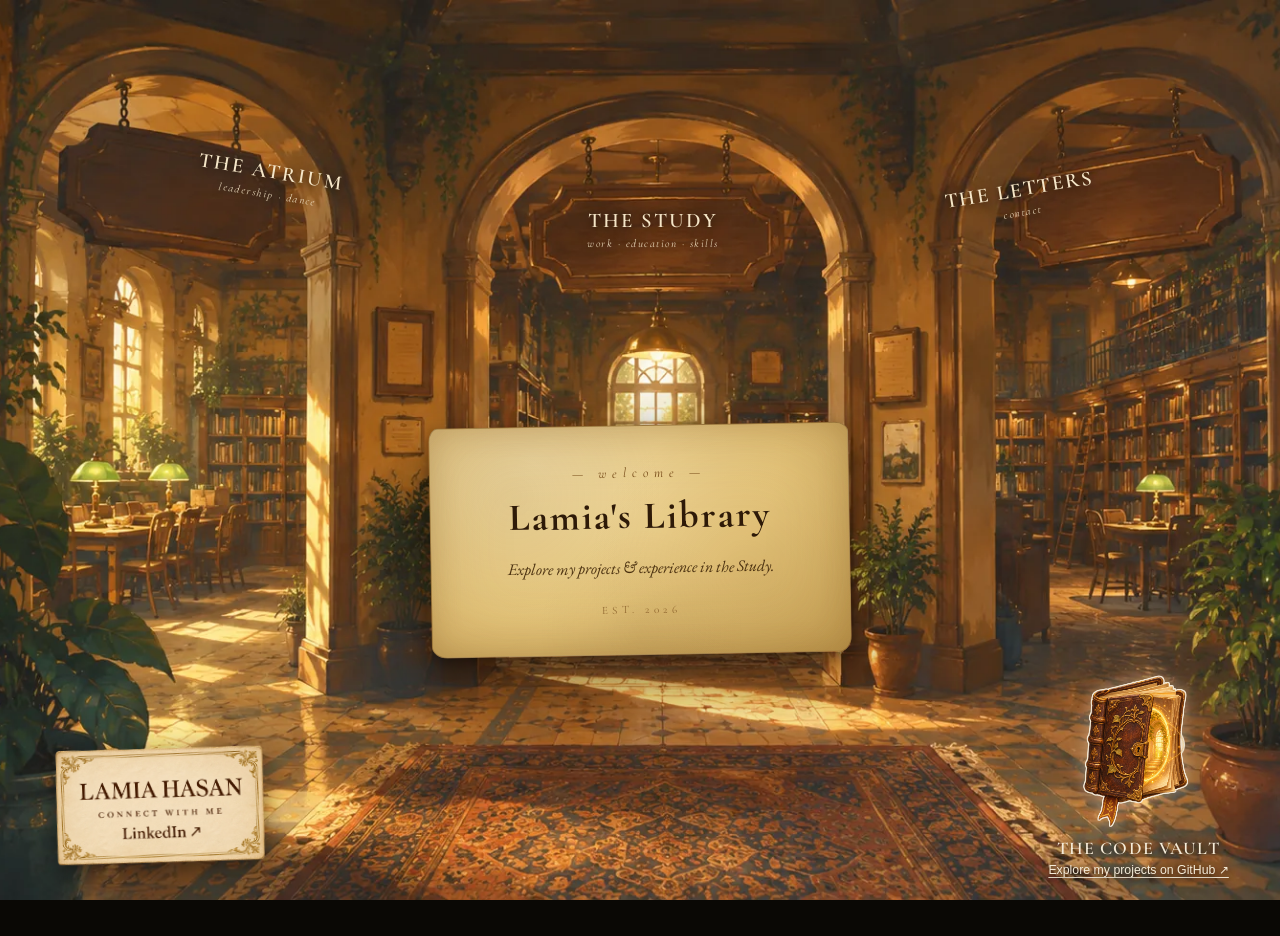
<file: index (2).html>
<!DOCTYPE html>
<html lang="en">
<head>
  <meta charset="UTF-8">
  <meta name="viewport" content="width=device-width, initial-scale=1.0">
  <title>Lamia's Library</title>
  <link href="https://fonts.googleapis.com/css2?family=Cormorant+Garamond:wght@400;500;600;700&family=EB+Garamond:wght@400;500&display=swap" rel="stylesheet">
  <link rel="stylesheet" href="style.css?v=20261107-speed">
</head>
<body>
 <!-- LOBBY SCENE -->
<div class="scene active" id="lobby">
  <picture>
    <source media="(max-width: 768px)" srcset="images/lobby-mobile.webp">
    <img src="images/lobby.webp" alt="Library lobby" class="scene-image" fetchpriority="high" decoding="async">
  </picture>

  <button class="sign sign-left" data-room="atrium">
    <span class="sign-title">The Atrium</span>
    <span class="sign-sub">leadership · dance</span>
  </button>

  <button class="sign sign-center" data-room="study">
    <span class="sign-title">The Study</span>
    <span class="sign-sub">work · education · skills</span>
  </button>

  <button class="sign sign-right" data-room="letters">
    <span class="sign-title">The Letters</span>
    <span class="sign-sub">contact</span>
  </button>

  <div class="welcome-card">
    <div class="welcome-card-inner">
      <p class="welcome-eyebrow">— welcome —</p>
      <h1 class="welcome-title">Lamia's Library</h1>
      <p class="welcome-body">Explore my projects & experience in the Study.</p>
      <p class="welcome-foot">est. 2026</p>
    </div>
  </div>

  <!-- Shared GitHub and LinkedIn links, placed responsively in the lobby. -->
  <div class="mobile-link-shelf" aria-label="Find Lamia online">
    <a class="linkedin-calling-card" href="https://www.linkedin.com/in/lamia-hsn/" target="_blank" rel="noopener noreferrer" aria-label="Connect with Lamia Hasan on LinkedIn">
      <img src="images/linkedin-calling-card.webp" alt="Lamia Hasan — Connect with me on LinkedIn" loading="lazy" decoding="async">
    </a>
    <div class="code-vault-wrap">
      <a class="code-vault-link" href="https://github.com/lamicodes" target="_blank" rel="noopener noreferrer" aria-label="View Lamia's code vault on GitHub">
        <img src="images/code-vault-portal.webp" alt="An illuminated antique book opening into a library" loading="lazy" decoding="async">
      </a>
      <span class="vault-heading">THE CODE VAULT</span>
      <a class="vault-subtitle" href="https://github.com/lamicodes" target="_blank" rel="noopener noreferrer">Explore my projects on GitHub ↗</a>
    </div>
  </div>
</div>

<!-- THE STUDY -->
<div class="scene" id="study">
  <picture>
  <source media="(max-width: 768px)" data-srcset="images/study-mobile.webp">
  <img data-src="images/study.webp" alt="The Study" class="scene-image" decoding="async">
</picture>
  <div class="room-title">
    <h2>The Study</h2>
    <p>work · education · skills · projects</p>
  </div>
  <button class="back-button">← back to the lobby</button>

  <!-- Four study cards -->
  <div class="study-cards">

    <!-- WORK EXPERIENCE -->
    <div class="study-card" data-card="work">
      <div class="study-card-preview">
        <p class="card-eyebrow">— work —</p>
        <h3 class="card-title">Experience</h3>
        <p class="card-teaser">Research, tutoring, and library work</p>
      </div>
      <div class="study-card-full">
        <p class="card-eyebrow">— work experience —</p>
        <h3 class="card-title">Where I've Worked</h3>

        <div class="entry">
  <div class="entry-head">
    <h4>Computer Science Tutor</h4>
    <span class="entry-date">May 2026 – Jul 2026</span>
  </div>
  <p class="entry-sub">Joaquin Bustoz Math-Science Honors Program · Arizona State University, Tempe, AZ</p>
  <ul>
    <li>Tutored 13 students in ASU's CSE 110 (Principles of Programming), covering Java, object-oriented programming, encapsulation, polymorphism, arrays, and file I/O.</li>
    <li>Conducted hands-on code reviews and real-time debugging sessions, helping students identify runtime errors, logical faults, and issues with program state.</li>
    <li>Collaborated with instructional staff throughout an intensive seven-week summer program, supporting programming exercises and reinforcing problem-solving and code quality.</li>
  </ul>
</div>

        <div class="entry">
          <div class="entry-head">
            <h4>Library Aide</h4>
            <span class="entry-date">Jul 2025 – Present</span>
          </div>
          <p class="entry-sub">Arizona State University · Tempe, AZ</p>
          <ul>
            <li>Assisted 200+ students/week with academic resources, improving access efficiency by 30%</li>
            <li>Manage circulation, shelving, and digital systems with 100% policy compliance</li>
            <li>Support quiet-study and collaborative spaces for 150+ patrons</li>
          </ul>
        </div>

        <div class="entry">
          <div class="entry-head">
            <h4>Undergraduate Research Volunteer — ViDScribe</h4>
            <span class="entry-date">Sep 2026 – Present</span>
          </div>
          <p class="entry-sub">TEAL Lab · Arizona State University, Tempe, AZ</p>
          <ul>
            <li>Analyzed 10 narrated videos using Python, OpenAI Whisper, and FFmpeg, generating timestamped transcripts to investigate appropriate insertion points for accessible audio descriptions.</li>
            <li>Evaluated 50 candidate audio-description placements using punctuation, acoustic pauses, and semantic cues, identifying sentence boundaries and longer pauses as more reliable insertion opportunities.</li>
            <li>Explored video shot-boundary detection using PySceneDetect and DINOv2 embeddings, comparing hard cuts and gradual transitions to inform audio-description timing.</li>
          </ul>
        </div>

        
      </div>
    </div>

    <!-- EDUCATION -->
    <div class="study-card" data-card="education">
      <div class="study-card-preview">
        <p class="card-eyebrow">— education —</p>
        <h3 class="card-title">Studies</h3>
        <p class="card-teaser">Computer Science at Arizona State University</p>
      </div>
      <div class="study-card-full">
        <p class="card-eyebrow">— education —</p>
        <h3 class="card-title">Where I'm Learning</h3>

        <div class="entry">
          <div class="entry-head">
            <h4>B.S.E. in Computer Science (Software Engineering)</h4>
            <span class="entry-date">Expected Graduation: Fall 2027</span>
          </div>
          <p class="entry-sub">Arizona State University · Tempe, AZ</p>
          <p class="entry-detail"><strong>GPA:</strong> 3.96 / 4.00</p>
          <p class="entry-detail"><strong>Coursework:</strong> Calculus & Statistics, Object-Oriented Programming, Data Structures and Algorithms, Digital Design, Human-Computer Interaction, Operating Systems, Distributed Software Development, Probability and Statistics for Engineering Problem Solving, Applied Linear Algebra</p>
        </div>
      </div>
    </div>

    <!-- SKILLS -->
    <div class="study-card" data-card="skills">
      <div class="study-card-preview">
        <p class="card-eyebrow">— skills —</p>
        <h3 class="card-title">Toolkit</h3>
        <p class="card-teaser">Languages, frameworks, and the words I speak</p>
      </div>
      <div class="study-card-full">
        <p class="card-eyebrow">— skills & languages —</p>
        <h3 class="card-title">What I Speak</h3>

        <div class="skills-group">
          <h4>Programming</h4>
          <p>Python · C · C++ · Java · C# · HTML · CSS · JavaScript · JUnit · SQL</p>
        </div>

        <div class="skills-group">
          <h4>Design & Productivity</h4>
          <p>Figma · Canva · Git · GitHub · Notion · Microsoft Office · Google Docs · Jira · Sprint Backlog</p>
        </div>

        <div class="skills-group">
          <h4>Spoken Languages</h4>
          <p><strong>Native:</strong> Bengali</p>
          <p><strong>Professional:</strong> English · Hindi · Urdu</p>
        </div>
      </div>
    </div>

    <!-- PROJECTS -->
    <div class="study-card" data-card="projects">
      <div class="study-card-preview">
        <p class="card-eyebrow">— projects —</p>
        <h3 class="card-title">Built Things</h3>
        <p class="card-teaser">Accessibility, software, and interactive design</p>
      </div>
      <div class="study-card-full">
        <p class="card-eyebrow">— projects —</p>
        <h3 class="card-title">What I've Built</h3>

        <div class="project-list">
          <details class="project-item">
            <summary><span><strong>ASU Campus Food Finder</strong><small>SEP 2026–PRESENT · UX CASE STUDY</small><span>Finding food that fits the gap between classes.</span></span></summary>
            <p>A CSE 463 team project. I redesigned three screens from usability-test findings, built the results-to-decision flow in Figma, and created an AI-assisted alternative prototype.</p>
            <a class="project-github-link" href="/food-finder/">Read the case study →</a>
          </details>
          <details class="project-item">
            <summary><span><strong>360 Hat</strong><small>MAR–MAY 2024 · WEARABLE</small><span>Directional sensing and feedback.</span></span></summary>
            <p>A wearable spatial-awareness prototype using ultrasonic sensing, vibration, and audio feedback to help blind and low-vision users detect nearby obstacles.</p>
            <a class="project-github-link" href="https://github.com/lamicodes/360Hat-Obstacle-Detection-System" target="_blank" rel="noopener noreferrer">View 360 Hat on GitHub ↗</a>
          </details>
          <details class="project-item">
            <summary><span><strong>Distributed Web Services App</strong><small>DISTRIBUTED SYSTEMS</small><span>Service-backed web and desktop clients.</span></span></summary>
            <p>Implemented service-based functionality across web and desktop clients as part of distributed software development coursework.</p>
            <a class="project-github-link" href="https://github.com/lamicodes/Distributed-Web-Services-App" target="_blank" rel="noopener noreferrer">View Distributed Web Services App on GitHub ↗</a>
          </details>
          <details class="project-item">
            <summary><span><strong>Student Discussion Application</strong><small>DESKTOP APPLICATION</small><span>Threaded discussions and reading status.</span></span></summary>
            <p>Collaborated in a six-person Scrum team on a Java/JavaFX discussion application, developing CRUD features and JUnit tests with Git and Jira.</p>
            <a class="project-github-link" href="https://github.com/lamicodes/Student-Discussion-Application" target="_blank" rel="noopener noreferrer">View Student Discussion Application on GitHub ↗</a>
          </details>
          <details class="project-item">
            <summary><span><strong>Lamia's Library</strong><small>INTERACTIVE PORTFOLIO WEBSITE</small><span>An illustrated, room-based personal portfolio.</span></span></summary>
            <p>Designed the mobile layout in Figma, then translated the room-based experience into responsive HTML, CSS, and JavaScript.</p>
            <a class="project-github-link" href="https://github.com/lamicodes/lamias-library" target="_blank" rel="noopener noreferrer">View Lamia's Library on GitHub ↗</a>
          </details>
        </div>
      </div>
    </div>

  </div>
</div>

  <!-- THE ATRIUM -->
<div class="scene" id="atrium">
 <picture>
  <source media="(max-width: 768px)" data-srcset="images/atrium-mobile.webp">
  <img data-src="images/atrium.webp" alt="The Atrium" class="scene-image" decoding="async">
</picture>
  <div class="room-title">
    <h2>The Atrium</h2>
    <p>community · scouts · movement</p>
  </div>
  <button class="back-button">← back to the lobby</button>

  <!-- Three atrium cards -->
  <div class="study-cards atrium-grid">

    <!-- COMMUNITY -->
    <div class="study-card" data-card="community">
      <div class="study-card-preview">
        <p class="card-eyebrow">— community —</p>
        <h3 class="card-title">Showing Up</h3>
        <p class="card-teaser">Events, leadership training, and 500+ attendees</p>
      </div>
      <div class="study-card-full">
        <p class="card-eyebrow">— community involvement —</p>
        <h3 class="card-title">Showing Up for Others</h3>

        <div class="entry">
          <div class="entry-head">
            <h4>Volunteer · Connecting International Communities</h4>
            <span class="entry-date">Feb 2024 – Present</span>
          </div>
          <p class="entry-sub">Tempe, Arizona</p>
          <ul>
            <li>Led events like Carnival Night and Masquerade, serving 500+ attendees</li>
            <li>Managed 300+ event attendees through streamlined check-in</li>
            <li>Orchestrated games and directed player participation, boosting engagement by 70%</li>
          </ul>
        </div>

        <div class="entry">
          <div class="entry-head">
            <h4>Building Bridges Through Leadership Training Junior</h4>
            <span class="entry-date">Nov 2020 – Dec 2020</span>
          </div>
          <p class="entry-sub">Bangladesh Youth Leadership Centre</p>
          <p class="entry-detail">A month-long BYLC course focused on teamwork, critical thinking, healthy communication, and leadership.</p>
          <ul>
            <li>Conducted a local survey engaging 100+ participants, culminating in a workshop</li>
            <li>Educated 250+ underprivileged students on the dangers of drug abuse</li>
            <li>Initiated a tree plantation project, distributing 10,000+ seeds in local communities</li>
          </ul>
        </div>
      </div>
    </div>

    <!-- SCOUTS -->
    <div class="study-card" data-card="scouts">
      <div class="study-card-preview">
        <p class="card-eyebrow">— scouts —</p>
        <h3 class="card-title">The Patrol</h3>
        <p class="card-teaser">Four years, 1000+ scouts, one President's Award</p>
      </div>
      <div class="study-card-full">
        <p class="card-eyebrow">— scouting —</p>
        <h3 class="card-title">Years in the Field</h3>

        <div class="entry">
          <div class="entry-head">
            <h4>Senior Patrol Leader</h4>
            <span class="entry-date">May 2015 – Dec 2019</span>
          </div>
          <p class="entry-sub">719 Sunnydale Scout Group · Dhaka, Bangladesh</p>
          <ul>
            <li>Guided a group of 1,000+ scouts, overseeing operations and training</li>
            <li>Spearheaded 30+ Scout Camps, Scout Owns, and PLC meetings, deepening group engagement</li>
            <li>Earned the President's Scout Award 2019 — the Bangladeshi equivalent of the Eagle Scout</li>
          </ul>
        </div>
      </div>
    </div>

    <!-- MOVEMENT (Dance) -->
    <div class="study-card" data-card="movement">
      <div class="study-card-preview">
        <p class="card-eyebrow">— movement —</p>
        <h3 class="card-title">Dance</h3>
        <p class="card-teaser">Classical training, then a stage at ASU</p>
      </div>
      <div class="study-card-full">
        <p class="card-eyebrow">— movement —</p>
        <h3 class="card-title">A Life in Dance</h3>

        <div class="entry">
          <div class="entry-head">
            <h4>Lasya at ASU</h4>
            <span class="entry-date">Current</span>
          </div>
          <p class="entry-sub">Arizona State University · Tempe, Arizona</p>
          <p class="entry-detail">Performing classical and contemporary South Asian dance with Lasya, ASU's cultural dance group.</p>
        </div>

        <div class="entry">
          <div class="entry-head">
            <h4>Chhayanaut & Nritya Nandan</h4>
            <span class="entry-date">Jan 2012 – Jan 2020</span>
          </div>
          <p class="entry-sub">Classical Dance Training · Dhaka, Bangladesh</p>
          <p class="entry-detail">Eight years of classical training in <strong>Manipuri, Bharatnatyam, Odissi,</strong> and <strong>Contemporary</strong> dance styles.</p>
          <ul>
            <li>Participated in numerous workshops, inter-school olympiads, and dance festivals</li>
            <li>Built a foundation in expression, discipline, and storytelling through movement</li>
          </ul>
        </div>
      </div>
    </div>

  </div>
</div>

<!-- THE LETTERS -->
<div class="scene" id="letters">
  <picture>
  <source media="(max-width: 768px)" data-srcset="images/letters-mobilepng.webp">
  <img data-src="images/letters.webp" alt="The Letters" class="scene-image" decoding="async">
</picture>
  <div class="room-title">
    <h2>The Letters</h2>
    <p>send a note</p>
  </div>
  <button class="back-button">← back to the lobby</button>

  <!-- The letter on the desk -->
  <form class="letter" action="https://formspree.io/f/xqenwpnr" method="POST">

    <div class="letter-header">
      <p class="letter-date">written this very moment</p>
      <p class="letter-greeting">Dear Lamia,</p>
    </div>

    <div class="letter-field">
      <label for="name">From</label>
      <input type="text" id="name" name="name" placeholder="your name" required>
    </div>

    <div class="letter-field">
      <label for="email">Return address</label>
      <input type="email" id="email" name="email" placeholder="your.email@somewhere.com" required>
    </div>

    <div class="letter-field">
      <label for="subject">Regarding</label>
      <input type="text" id="subject" name="subject" placeholder="what brings you here" required>
    </div>

    <div class="letter-field">
      <label for="message">Your letter</label>
      <textarea id="message" name="message" rows="6" placeholder="write whatever you'd like to say…" required></textarea>
    </div>

    <div class="letter-footer">
      <p class="letter-signoff">Warmly,</p>
      <button type="submit" class="letter-send">Seal & Send →</button>
    </div>

    <p class="letter-status"></p>
  </form>
</div>

  <!-- Shared detail panels live outside transformed scenes so scrolling and links work on every screen. -->
  <div class="mobile-panel-backdrop" hidden></div>
  <section class="mobile-panel" role="dialog" aria-modal="true" aria-labelledby="mobile-panel-title" tabindex="-1" hidden>
    <div class="mobile-panel-header">
      <span class="mobile-panel-section"></span>
      <button type="button" class="mobile-panel-close" aria-label="Close panel">×</button>
    </div>
    <div class="mobile-panel-content"></div>
  </section>

  <script src="script.js?v=20261107-speed"></script>
</body>
</html>
</file>
<file: style.css>
* {
  box-sizing: border-box;
  margin: 0;
  padding: 0;
}

body {
  font-family: 'EB Garamond', serif;
  background: #0a0805;
  overflow: hidden;
  height: 100vh;
  width: 100vw;
}
body.dialog-open { overflow: hidden; }

/* SCENE — single merged definition */
.scene {
  position: absolute;
  top: 0;
  left: 0;
  width: 100vw;
  height: 100vh;
  overflow: hidden;
  opacity: 0;
  pointer-events: none;
  transform: scale(1.08);
  transition: opacity 0.8s ease, transform 0.8s ease;
}

.scene.active {
  opacity: 1;
  pointer-events: auto;
  transform: scale(1);
  z-index: 1;
}

.scene-image {
  width: 100%;
  height: 100%;
  object-fit: cover;
  display: block;
}

/* SIGNS — shared styling */
.sign {
  position: absolute;
  background: transparent;
  border: none;
  cursor: pointer;
  font-family: 'Cormorant Garamond', serif;
  color: #f5e6c8;
  text-align: center;
  padding: 10px 18px;
  transition: transform 0.3s ease, filter 0.3s ease;
  text-shadow: 0 2px 8px rgba(0, 0, 0, 0.7);
  z-index: 5;
}

.sign-title {
  display: block;
  font-size: 1.3rem;
  font-weight: 600;
  letter-spacing: 2px;
  text-transform: uppercase;
}

.sign-sub {
  display: block;
  font-size: 0.7rem;
  letter-spacing: 1.5px;
  opacity: 0.9;
  margin-top: 4px;
  font-style: italic;
}

.sign:hover {
  filter: drop-shadow(0 0 18px rgba(255, 200, 120, 0.8));
}

/* THE ATRIUM — Lamia's custom positioning */
.sign-left {
  top: 16.5%;
  left: 14%;
  transform: rotate(9.5deg);
}

/* THE STUDY — Lamia's custom positioning */
.sign-center {
  top: 22%;
  left: 51%;
  transform: translateX(-50%);
}

/* THE LETTERS — Lamia's custom positioning */
.sign-right {
  top: 18.5%;
  right: 13%;
  transform: rotate(-9.5deg);
}

/* PARCHMENT WELCOME CARD */
.welcome-card {
  position: absolute;
  top: 60%;
  left: 50%;
  transform: translate(-50%, -50%) rotate(-1deg);
  width: min(420px, 80vw);
  padding: 38px 48px;
  background:
    radial-gradient(ellipse at 25% 15%, #f4dfa8 0%, #e8c97f 55%, #c9a558 100%);
  border: 1px solid rgba(100, 65, 25, 0.55);
  border-radius: 10px 14px 12px 16px / 14px 10px 16px 12px;
  box-shadow:
    0 22px 60px rgba(0, 0, 0, 0.55),
    0 6px 14px rgba(0, 0, 0, 0.35),
    inset 0 0 80px rgba(140, 90, 30, 0.3),
    inset 0 0 30px rgba(100, 65, 20, 0.2);
  text-align: center;
  color: #3a2a14;
  z-index: 10;
  animation: card-float 6s ease-in-out infinite;
}

.welcome-card::before {
  content: "";
  position: absolute;
  inset: 0;
  border-radius: inherit;
  background-image:
    radial-gradient(circle at 20% 30%, rgba(100, 65, 20, 0.10) 0%, transparent 40%),
    radial-gradient(circle at 75% 65%, rgba(140, 90, 30, 0.12) 0%, transparent 45%),
    radial-gradient(circle at 50% 90%, rgba(100, 65, 20, 0.08) 0%, transparent 35%);
  pointer-events: none;
}

.welcome-card-inner {
  position: relative;
  z-index: 1;
}

.welcome-eyebrow {
  font-family: 'Cormorant Garamond', serif;
  font-size: 0.85rem;
  letter-spacing: 6px;
  text-transform: lowercase;
  color: #7a4f1c;
  margin-bottom: 14px;
  font-style: italic;
}

.welcome-title {
  font-family: 'Cormorant Garamond', serif;
  font-size: 2.4rem;
  font-weight: 700;
  letter-spacing: 2px;
  color: #2e1a08;
  margin-bottom: 18px;
  line-height: 1.1;
}

.welcome-body {
  font-family: 'EB Garamond', serif;
  font-size: 1rem;
  line-height: 1.6;
  color: #4a300f;
  font-style: italic;
  margin-bottom: 22px;
}

.welcome-foot {
  font-family: 'Cormorant Garamond', serif;
  font-size: 0.7rem;
  letter-spacing: 4px;
  text-transform: uppercase;
  color: #7a4f1c;
  opacity: 0.75;
}

@keyframes card-float {
  0%, 100% { transform: translate(-50%, -50%) rotate(-1deg); }
  50%      { transform: translate(-50%, -52%) rotate(-1deg); }
}

/* ROOM TITLE */
.room-title {
  position: absolute;
  top: 6%;
  left: 50%;
  transform: translateX(-50%);
  text-align: center;
  font-family: 'Cormorant Garamond', serif;
  color: #f5e6c8;
  text-shadow: 0 2px 10px rgba(0, 0, 0, 0.8);
  z-index: 5;
}

.room-title h2 {
  font-size: 2.4rem;
  font-weight: 600;
  letter-spacing: 4px;
  text-transform: uppercase;
  margin-bottom: 6px;
}

.room-title p {
  font-size: 0.85rem;
  font-style: italic;
  letter-spacing: 3px;
  opacity: 0.8;
}

/* BACK BUTTON */
.back-button {
  position: absolute;
  top: 24px;
  left: 24px;
  background: rgba(40, 25, 10, 0.55);
  backdrop-filter: blur(8px);
  border: 1px solid rgba(245, 230, 200, 0.3);
  color: #f5e6c8;
  font-family: 'Cormorant Garamond', serif;
  font-size: 0.95rem;
  letter-spacing: 2px;
  padding: 10px 20px;
  border-radius: 4px;
  cursor: pointer;
  transition: background 0.3s ease, transform 0.3s ease;
  z-index: 6;
  text-transform: lowercase;
}

.back-button:hover {
  background: rgba(60, 40, 20, 0.75);
  transform: translateX(-3px);
}

/* ============================================
   STUDY CARDS — parchment cards
   ============================================ */

.study-cards {
  position: absolute;
  top: 50%;
  left: 50%;
  transform: translate(-50%, -50%);
  display: grid;
  grid-template-columns: 220px 220px;
  grid-template-rows: 130px 130px;
  gap: 30px;
  z-index: 4;
  pointer-events: none;
}

.study-card {
  position: relative;
  background:
    radial-gradient(ellipse at 25% 15%, #f4dfa8 0%, #e8c97f 55%, #c9a558 100%);
  border: 1px solid rgba(100, 65, 25, 0.55);
  border-radius: 10px 14px 12px 16px / 14px 10px 16px 12px;
  box-shadow:
    0 12px 30px rgba(0, 0, 0, 0.45),
    0 4px 8px rgba(0, 0, 0, 0.3),
    inset 0 0 60px rgba(140, 90, 30, 0.25);
  padding: 16px 20px;
  color: #3a2a14;
  cursor: pointer;
  pointer-events: auto;
  transition: transform 0.4s ease, box-shadow 0.4s ease;
  overflow: hidden;
  display: flex;
  align-items: center;
  justify-content: center;
}
.study-card:focus-visible { outline: 3px solid #fff0be; outline-offset: 4px; }

.study-card:hover {
  transform: translateY(-4px) scale(1.02);
  box-shadow:
    0 18px 40px rgba(0, 0, 0, 0.55),
    0 6px 12px rgba(0, 0, 0, 0.35),
    inset 0 0 60px rgba(140, 90, 30, 0.25);
}

.study-card-preview {
  text-align: center;
}

.study-card-full {
  display: none;
}

.card-eyebrow {
  font-family: 'Cormorant Garamond', serif;
  font-size: 0.75rem;
  letter-spacing: 5px;
  text-transform: lowercase;
  color: #7a4f1c;
  margin-bottom: 8px;
  font-style: italic;
}

.card-title {
  font-family: 'Cormorant Garamond', serif;
  font-size: 1.5rem;
  font-weight: 700;
  letter-spacing: 1.5px;
  color: #2e1a08;
  margin-bottom: 8px;
}

.card-teaser {
  font-family: 'EB Garamond', serif;
  font-size: 0.9rem;
  color: #5a3e20;
  font-style: italic;
  line-height: 1.4;
}


.entry {
  margin-bottom: 24px;
  padding-bottom: 20px;
  border-bottom: 1px solid rgba(100, 65, 25, 0.25);
}
.entry:last-child {
  border-bottom: none;
  margin-bottom: 0;
}

.entry-head {
  display: flex;
  justify-content: space-between;
  align-items: baseline;
  flex-wrap: wrap;
  gap: 8px;
  margin-bottom: 4px;
}

.entry-head h4 {
  font-family: 'Cormorant Garamond', serif;
  font-size: 1.15rem;
  font-weight: 600;
  color: #2e1a08;
}

.entry-date {
  font-family: 'EB Garamond', serif;
  font-size: 0.85rem;
  font-style: italic;
  color: #7a4f1c;
}

.entry-sub {
  font-family: 'EB Garamond', serif;
  font-size: 0.9rem;
  color: #5a3e20;
  font-style: italic;
  margin-bottom: 8px;
}

.entry-detail {
  font-family: 'EB Garamond', serif;
  font-size: 0.9rem;
  color: #4a300f;
  margin-bottom: 4px;
}

.entry ul {
  margin-left: 18px;
  margin-top: 6px;
}

.entry ul li {
  font-family: 'EB Garamond', serif;
  font-size: 0.9rem;
  color: #4a300f;
  line-height: 1.5;
  margin-bottom: 4px;
}

.skills-group {
  margin-bottom: 16px;
}

.skills-group h4 {
  font-family: 'Cormorant Garamond', serif;
  font-size: 1rem;
  font-weight: 600;
  color: #2e1a08;
  margin-bottom: 4px;
  letter-spacing: 1px;
}

.skills-group p {
  font-family: 'EB Garamond', serif;
  font-size: 0.95rem;
  color: #4a300f;
  line-height: 1.6;
}

/* Projects expand independently in the same parchment panel. */
.project-list { border-top: 1px solid rgba(125, 88, 42, 0.23); }
.project-item { border-bottom: 1px solid rgba(125, 88, 42, 0.28); }
.project-item summary { cursor: pointer; list-style: none; padding: 13px 0; }
.project-item summary::-webkit-details-marker { display: none; }
.project-item summary > span { display: flex; flex-direction: column; gap: 3px; padding-right: 23px; position: relative; }
.project-item summary > span::after { content: '›'; position: absolute; top: 3px; right: 2px; font-size: 1.5rem; color: #745b37; transition: transform .2s ease; }
.project-item[open] summary > span::after { transform: rotate(90deg); }
.project-item summary strong { font-family: 'Cormorant Garamond', serif; font-size: 1.3rem; font-weight: 500; line-height: 1.1; color: #2e1a08; }
.project-item summary small { color: #675744; font: .66rem/1.3 Arial, sans-serif; letter-spacing: .5px; }
.project-item summary span span { color: #38291c; font-size: 1rem; }
.project-item > p { padding: 0 20px 16px 0; font-size: 1rem; line-height: 1.5; }
.project-github-link { display: inline-block; margin: 0 0 16px; padding: 7px 10px; border: 1px solid rgba(104, 68, 30, .35); border-radius: 3px; color: #553718; font: 600 .9rem/1.4 'EB Garamond', serif; text-decoration: underline; text-underline-offset: 3px; }
.project-github-link:hover, .project-github-link:focus-visible { background: rgba(198, 151, 79, .18); }

/* All detail dialogs sit above the rooms, never inside a transformed card grid. */
.mobile-panel,
.mobile-panel-backdrop { display: none; }
.mobile-panel-backdrop:not([hidden]) {
  display: block;
  position: fixed;
  inset: 0;
  z-index: 90;
  background: rgba(20, 12, 5, .62);
}
.mobile-panel-header { position: sticky; z-index: 3; top: 0; background: #f0e2c3; }

@media screen and (min-width: 769px) {
  .mobile-panel:not([hidden]) {
    display: block;
    position: fixed;
    top: 50%;
    left: 50%;
    transform: translate(-50%, -50%);
    width: min(920px, 88vw);
    max-height: min(84vh, 880px);
    padding: 30px clamp(32px, 4vw, 58px) 48px;
    overflow-y: auto;
    overflow-x: hidden;
    scrollbar-gutter: stable;
    overscroll-behavior: contain;
    background: #f0e2c3;
    border: 1.5px solid #be9659;
    border-radius: 10px;
    box-shadow: 0 28px 80px rgba(0, 0, 0, .65);
    color: #392a1f;
    z-index: 91;
  }
  .mobile-panel-header {
    display: flex;
    justify-content: space-between;
    align-items: center;
    padding: 2px 0 10px;
    margin-bottom: 6px;
  }
  .mobile-panel-section { font: .78rem/1.4 Arial, sans-serif; color: #746652; letter-spacing: .07em; text-transform: uppercase; }
  .mobile-panel-close { background: transparent; border: none; color: #3b2a1d; font: 1.9rem/1 'Cormorant Garamond', serif; padding: 5px; min-width: 44px; min-height: 44px; cursor: pointer; }
  .mobile-panel-content > .card-eyebrow { display: none; }
  .mobile-panel-content > .card-title { font: 500 2.7rem/1.08 'Cormorant Garamond', serif; letter-spacing: 0; color: #302219; padding-bottom: 20px; margin-bottom: 23px; border-bottom: 1px solid #d5b784; }
  .mobile-panel-content .entry { margin-bottom: 28px; padding-bottom: 24px; }
  .mobile-panel-content .entry-head h4 { font-size: 1.5rem; }
  .mobile-panel-content .entry-date { font-size: .95rem; }
  .mobile-panel-content .entry-sub { font-size: 1rem; }
  .mobile-panel-content .entry-detail { font-size: 1.08rem; line-height: 1.5; }
  .mobile-panel-content .entry ul li { font-size: 1.05rem; line-height: 1.55; margin-bottom: 9px; }
  .mobile-panel-content .skills-group h4 { font-size: 1.6rem; }
  .mobile-panel-content .skills-group p { font-size: 1.1rem; }
  .mobile-panel-content .project-item summary strong { font-size: 1.9rem; }
  .mobile-panel-content .project-item summary span span { font-size: 1.07rem; }
  .mobile-panel-content .project-item > p { font-size: 1.08rem; }
  .mobile-panel-content .project-github-link { font-size: 1rem; min-height: 44px; padding: 10px 13px; }
}

/* Desktop lobby: keep the existing center welcome card and room signs intact.
   The new linked objects sit to either side, near the bottom of the room. */
@media screen and (min-width: 769px) {
  #lobby .mobile-link-shelf {
    position: absolute;
    left: clamp(22px, 4vw, 68px);
    right: clamp(22px, 4vw, 68px);
    bottom: clamp(12px, 2.5vh, 28px);
    z-index: 12;
    display: flex;
    justify-content: space-between;
    align-items: flex-end;
    gap: 24px;
    pointer-events: none;
  }
  #lobby .mobile-link-shelf a { pointer-events: auto; }
  #lobby .linkedin-calling-card {
    display: block;
    width: clamp(130px, 17vw, 225px);
    transform: rotate(-3deg);
    transition: transform .25s ease;
  }
  #lobby .linkedin-calling-card img {
    display: block;
    width: 100%;
    height: auto;
    filter: drop-shadow(0 8px 14px rgba(0, 0, 0, .52));
  }
  #lobby .linkedin-calling-card:hover,
  #lobby .linkedin-calling-card:focus-visible { transform: rotate(-2deg) translateY(-5px); }
  #lobby .code-vault-wrap {
    display: flex;
    flex-direction: column;
    align-items: center;
    gap: 3px;
    max-width: 230px;
    text-align: center;
  }
  #lobby .code-vault-link { display: block; width: clamp(120px, 13vw, 185px); line-height: 0; }
  #lobby .code-vault-link img {
    display: block;
    width: 100%;
    height: auto;
    filter: drop-shadow(1px 0 #f5ebd8) drop-shadow(-1px 0 #f5ebd8)
            drop-shadow(0 1px #f5ebd8) drop-shadow(0 -1px #f5ebd8)
            drop-shadow(0 0 9px rgba(245,235,216,.4));
    transition: transform .25s ease;
  }
  #lobby .code-vault-link:hover img,
  #lobby .code-vault-link:focus-visible img { transform: scale(1.045); }
  #lobby .vault-heading {
    color: #f5ebd8;
    font: 600 clamp(.95rem, 1.4vw, 1.25rem)/1.1 'Cormorant Garamond', serif;
    letter-spacing: .06em;
    text-shadow: 0 2px 6px #180d05;
  }
  #lobby .vault-subtitle {
    color: #f5ebd8;
    font: .77rem/1.3 Arial, sans-serif;
    text-decoration: underline;
    text-underline-offset: 3px;
    text-shadow: 0 2px 6px #180d05;
  }
  #lobby .mobile-link-shelf a:focus-visible {
    outline: 2px solid #f5ebd8;
    outline-offset: 4px;
  }
}

/* ATRIUM — 3 cards in one row (desktop) */
.atrium-grid {
  grid-template-columns: 220px 220px 220px;
  grid-template-rows: 130px;
}

/* =============================================================
   REAL MOBILE WEBSITE — matches the Figma direction without iframe.
   This section overrides only phone layouts; desktop stays intact.
   ============================================================= */
@media screen and (max-width: 768px) {
  html, body { width: 100%; height: 100%; overflow: hidden; }
  button, a { -webkit-tap-highlight-color: transparent; }
  :focus-visible { outline: 2px solid #f5ebd8; outline-offset: 4px; }

  .scene { width: 100%; height: 100vh; height: 100dvh; min-height: 0; transform: none; transition: opacity .3s ease; overflow-x: hidden; overflow-y: auto; overscroll-behavior: contain; }
  .scene.active { transform: none; }
  .scene picture { position: fixed; inset: 0; pointer-events: none; }
  .scene-image { object-fit: cover; object-position: center; }
  .scene::after { content: ''; pointer-events: none; position: absolute; inset: 0; background: linear-gradient(to bottom, rgba(20,12,5,.16), transparent 39%, rgba(18,10,5,.14)); }

  /* Each label stays on its own arch, even on narrower phones. */
  #lobby .sign { min-width: 0; padding: 9px 2px; width: 29%; top: 33% !important; text-shadow: 0 1px 5px #1c1006, 0 2px 8px #1c1006; }
  #lobby .sign-left { left: 3% !important; transform: rotate(8deg) !important; }
  #lobby .sign-center { left: 50% !important; transform: translateX(-50%) !important; }
  #lobby .sign-right { right: 3% !important; transform: rotate(-8deg) !important; }
  #lobby .sign-left:hover, #lobby .sign-left:focus-visible { transform: rotate(8deg) scale(1.04) !important; }
  #lobby .sign-center:hover, #lobby .sign-center:focus-visible { transform: translateX(-50%) scale(1.04) !important; }
  #lobby .sign-right:hover, #lobby .sign-right:focus-visible { transform: rotate(-8deg) scale(1.04) !important; }
  #lobby .sign-title { font-size: clamp(.68rem, 2.8vw, .9rem); letter-spacing: .07em; }
  #lobby .sign-sub { font-size: clamp(.52rem, 2vw, .66rem); letter-spacing: 0; }

  /* Compact welcome card leaves room for links on the desk below. */
  #lobby .welcome-card { width: min(80vw, 330px) !important; top: 54% !important; padding: 14px 18px !important; animation: none; }
  #lobby .welcome-eyebrow { font-size: .7rem; letter-spacing: 3px; margin-bottom: 5px; }
  #lobby .welcome-title { font-size: 1.55rem !important; letter-spacing: .02em; margin-bottom: 5px; }
  #lobby .welcome-body { font-size: .83rem !important; line-height: 1.2; margin-bottom: 6px; }
  #lobby .welcome-foot { font-size: .6rem; letter-spacing: 2px; }

  .mobile-link-shelf { display: grid; grid-template-columns: minmax(0, 1fr) minmax(0, 1fr); position: absolute; bottom: max(15px, env(safe-area-inset-bottom)); left: 3%; right: 3%; align-items: end; gap: 8px; z-index: 11; }
  .linkedin-calling-card { display: block; width: 100%; max-width: 170px; transform: rotate(2deg); text-decoration: none; }
  .linkedin-calling-card img { display: block; width: 100%; height: auto; filter: drop-shadow(0 5px 11px rgba(0,0,0,.48)); }
  .linkedin-calling-card:hover, .linkedin-calling-card:focus-visible { transform: rotate(1deg) translateY(-3px); }

  .code-vault-wrap { min-width: 0; display: flex; flex-direction: column; align-items: center; text-align: center; gap: 2px; }
  .code-vault-link { display: block; width: clamp(100px, 31vw, 150px); line-height: 0; border: none; background: none; }
  .code-vault-link img { width: 100%; height: auto; display: block; filter: drop-shadow(1px 0 #f5ebd8) drop-shadow(-1px 0 #f5ebd8) drop-shadow(0 1px #f5ebd8) drop-shadow(0 -1px #f5ebd8) drop-shadow(0 0 9px rgba(245,235,216,.4)); transition: transform .25s ease; }
  .code-vault-link:hover img, .code-vault-link:focus-visible img { transform: scale(1.045); }
  .vault-heading { color: #f5ebd8; font: 600 1rem/1.05 'Cormorant Garamond',serif; letter-spacing: .04em; text-shadow: 0 2px 5px #180d05; }
  .vault-subtitle { color: #f5ebd8; font: .73rem/1.2 Arial,sans-serif; text-shadow: 0 2px 6px #180d05; text-decoration: underline; text-underline-offset: 2px; max-width: 165px; }

  /* Room headings no longer collide with the back-to-lobby control. */
  .room-title { top: 73px !important; left: 50%; width: 86%; }
  .room-title h2 { font-size: clamp(1.5rem,6vw,1.95rem); letter-spacing: .08em; margin-bottom: 3px; }
  .room-title p { font-size: .8rem; letter-spacing: .08em; }
  .back-button { top: max(16px, env(safe-area-inset-top)) !important; left: 15px !important; padding: 10px 14px !important; font-size: .85rem !important; letter-spacing: .04em; }

  /* Tap a physical card to open a scrollable, independent parchment panel. */
  .study-cards:not(.atrium-grid), .atrium-grid { position: relative; top: auto; left: auto; transform: none; margin: clamp(200px, 33dvh, 320px) auto 28px; display: grid; grid-template-columns: repeat(2, minmax(0, 1fr)) !important; grid-template-rows: repeat(2, auto) !important; gap: 12px; width: min(90vw, 365px); }
  .study-card { min-height: 99px; padding: 10px !important; border-radius: 6px; }
  .study-card-preview .card-eyebrow { font-size: .66rem; margin-bottom: 3px; }
  .study-card-preview .card-title { font-size: 1.3rem; }
  .study-card-preview .card-teaser { font-size: .76rem; }
  .atrium-grid .study-card:nth-child(1) { grid-column: 1 / 3; width: 65%; }
  .atrium-grid .study-card:nth-child(2) { grid-column: 1; grid-row: 2; }
  .atrium-grid .study-card:nth-child(3) { grid-column: 2; grid-row: 2; }

  .mobile-panel-backdrop:not([hidden]) { display: block; position: fixed; inset: 0; background: rgba(15,9,4,.65); z-index: 90; }
  .mobile-panel:not([hidden]) { display: block; position: fixed; inset: 14px 11px; inset-block-start: max(14px, env(safe-area-inset-top)); inset-block-end: max(14px, env(safe-area-inset-bottom)); background: #f0e2c3; color: #392a1f; border: 1.5px solid #be9659; border-radius: 6px; box-shadow: 0 12px 40px rgba(0,0,0,.6); z-index: 91; overflow-x: hidden; overflow-y: auto; -webkit-overflow-scrolling: touch; overscroll-behavior: contain; padding: 24px 20px 35px; }
  .mobile-panel-header { display: flex; justify-content: space-between; align-items: start; gap: 16px; margin-bottom: 24px; }
  .mobile-panel-section { font: .77rem/1.4 Arial,sans-serif; color: #746652; letter-spacing: .04em; text-transform: uppercase; }
  .mobile-panel-close { background: none; border: none; padding: 0 3px; width: 44px; height: 44px; margin: -11px -8px 0 0; color: #33251c; cursor: pointer; font: 1.85rem/1 'Cormorant Garamond',serif; }
  .mobile-panel-content > .card-eyebrow { display: none; }
  .mobile-panel-content > .card-title { font: 500 clamp(2.2rem,10vw,2.85rem)/1.05 'Cormorant Garamond',serif; border-bottom: 1px solid #d5b784; margin-bottom: 22px; padding-bottom: 24px; color: #32251d; letter-spacing: 0; }
  .mobile-panel-content .entry { margin-bottom: 28px; padding-bottom: 24px; }
  .mobile-panel-content .entry-head { display: block; }
  .mobile-panel-content .entry-head h4 { font: 500 1.7rem/1.1 'Cormorant Garamond',serif; margin-bottom: 10px; }
  .mobile-panel-content .entry-date, .mobile-panel-content .entry-sub { display: block; font: .9rem/1.45 Arial,sans-serif; color: #675947; margin: 0 0 3px; }
  .mobile-panel-content .entry-detail { margin-top: 13px; font: 1.05rem/1.5 Arial,sans-serif; color: #382c22; }
  .mobile-panel-content .entry ul { padding-left: 0; margin: 16px 0 0 22px; }
  .mobile-panel-content .entry ul li { font: 1rem/1.6 Arial,sans-serif; color: #392a1f; margin: 0 0 12px; }
  .mobile-panel-content .skills-group { margin: 0 0 30px; }
  .mobile-panel-content .skills-group h4 { font: 500 1.65rem/1.2 'Cormorant Garamond',serif; margin-bottom: 14px; }
  .mobile-panel-content .skills-group p { font: 1.04rem/1.55 Arial,sans-serif; }
  .mobile-panel-content .project-item summary { padding: 17px 0; }
  .mobile-panel-content .project-item summary strong { font-size: 1.9rem; }
  .mobile-panel-content .project-item summary small { font-size: .71rem; }
  .mobile-panel-content .project-item summary span span { font: .97rem/1.35 Arial,sans-serif; }
  .mobile-panel-content .project-item > p { font: .96rem/1.5 Arial,sans-serif; }
  .mobile-panel-content .project-github-link { font: 600 .95rem/1.3 Arial,sans-serif; padding: 10px 12px; min-height: 44px; }

  .letter { width: 91vw !important; padding: 22px 20px !important; top: 57% !important; max-height: min(72dvh, 675px) !important; border-radius: 6px; }
  .letter-field input, .letter-field textarea { font-size: 16px; }
}

@media screen and (max-width: 768px) and (max-height: 680px) {
  #lobby .welcome-card { top: 51% !important; padding: 10px 14px !important; }
  #lobby .welcome-title { font-size: 1.35rem !important; }
  #lobby .welcome-body { margin-bottom: 3px; }
  .code-vault-link { width: 92px; }
  .linkedin-calling-card { max-width: 155px; }
  .vault-heading { font-size: .88rem; }
  .vault-subtitle { font-size: .67rem; }
  .study-cards:not(.atrium-grid), .atrium-grid { margin-top: clamp(155px, 29dvh, 250px); }
}

@media (prefers-reduced-motion: reduce) {
  .scene, .study-card, .sign, .back-button { transition-duration: .01ms !important; animation: none !important; }
}

/* ============================================
   THE LETTERS — contact form styled as a letter
   ============================================ */

.letter {
  position: absolute;
  top: 50%;
  left: 50%;
  transform: translate(-50%, -50%) rotate(-0.5deg);
  width: min(560px, 90vw);
  max-height: 82vh;
  overflow-y: auto;
  padding: 50px 60px;
  background:
    radial-gradient(ellipse at 25% 15%, #faecbf 0%, #f0d695 55%, #d4b06a 100%);
  border: 1px solid rgba(100, 65, 25, 0.55);
  border-radius: 10px 14px 12px 16px / 14px 10px 16px 12px;
  box-shadow:
    0 22px 60px rgba(0, 0, 0, 0.55),
    0 6px 14px rgba(0, 0, 0, 0.35),
    inset 0 0 80px rgba(140, 90, 30, 0.25),
    inset 0 0 30px rgba(100, 65, 20, 0.15);
  z-index: 4;
  color: #3a2a14;
  font-family: 'EB Garamond', serif;
}

.letter::before {
  content: "";
  position: absolute;
  inset: 0;
  border-radius: inherit;
  background-image:
    radial-gradient(circle at 20% 30%, rgba(100, 65, 20, 0.08) 0%, transparent 40%),
    radial-gradient(circle at 75% 65%, rgba(140, 90, 30, 0.10) 0%, transparent 45%),
    radial-gradient(circle at 50% 90%, rgba(100, 65, 20, 0.06) 0%, transparent 35%);
  pointer-events: none;
  z-index: 0;
}

.letter > * { position: relative; z-index: 1; }

.letter-header {
  text-align: center;
  margin-bottom: 28px;
  padding-bottom: 16px;
  border-bottom: 1px dashed rgba(100, 65, 25, 0.35);
}

.letter-date {
  font-family: 'Cormorant Garamond', serif;
  font-size: 0.75rem;
  letter-spacing: 4px;
  text-transform: lowercase;
  color: #7a4f1c;
  font-style: italic;
  margin-bottom: 14px;
}

.letter-greeting {
  font-family: 'Cormorant Garamond', serif;
  font-size: 1.7rem;
  font-weight: 600;
  color: #2e1a08;
  letter-spacing: 1px;
}

.letter-field {
  margin-bottom: 18px;
}

.letter-field label {
  display: block;
  font-family: 'Cormorant Garamond', serif;
  font-size: 0.8rem;
  letter-spacing: 3px;
  text-transform: lowercase;
  color: #7a4f1c;
  font-style: italic;
  margin-bottom: 4px;
}

.letter-field input,
.letter-field textarea {
  width: 100%;
  background: transparent;
  border: none;
  border-bottom: 1px solid rgba(100, 65, 25, 0.4);
  padding: 6px 4px;
  font-family: 'EB Garamond', serif;
  font-size: 1rem;
  color: #2e1a08;
  outline: none;
  transition: border-color 0.3s ease;
  resize: none;
}

.letter-field textarea {
  border: 1px solid rgba(100, 65, 25, 0.3);
  border-radius: 4px;
  padding: 10px;
  line-height: 1.5;
}

.letter-field input:focus,
.letter-field textarea:focus {
  border-color: #5a3e20;
}

.letter-field input::placeholder,
.letter-field textarea::placeholder {
  color: rgba(122, 79, 28, 0.5);
  font-style: italic;
}

.letter-footer {
  margin-top: 24px;
  padding-top: 16px;
  border-top: 1px dashed rgba(100, 65, 25, 0.35);
  display: flex;
  justify-content: space-between;
  align-items: center;
  gap: 16px;
  flex-wrap: wrap;
}

.letter-signoff {
  font-family: 'Cormorant Garamond', serif;
  font-size: 1.2rem;
  font-style: italic;
  color: #5a3e20;
}

.letter-send {
  background: #5a3e20;
  color: #faecbf;
  border: 1px solid #2e1a08;
  font-family: 'Cormorant Garamond', serif;
  font-size: 0.95rem;
  letter-spacing: 2px;
  padding: 10px 22px;
  border-radius: 4px;
  cursor: pointer;
  transition: background 0.3s ease, transform 0.3s ease;
}

.letter-send:hover {
  background: #2e1a08;
  transform: translateX(3px);
}

.letter-send:disabled {
  opacity: 0.5;
  cursor: wait;
}

.letter-status {
  margin-top: 18px;
  text-align: center;
  font-family: 'Cormorant Garamond', serif;
  font-style: italic;
  font-size: 1rem;
  min-height: 1.4em;
}

.letter-status.success { color: #2e6d4f; }
.letter-status.error   { color: #8a2e2e; }
</file>
